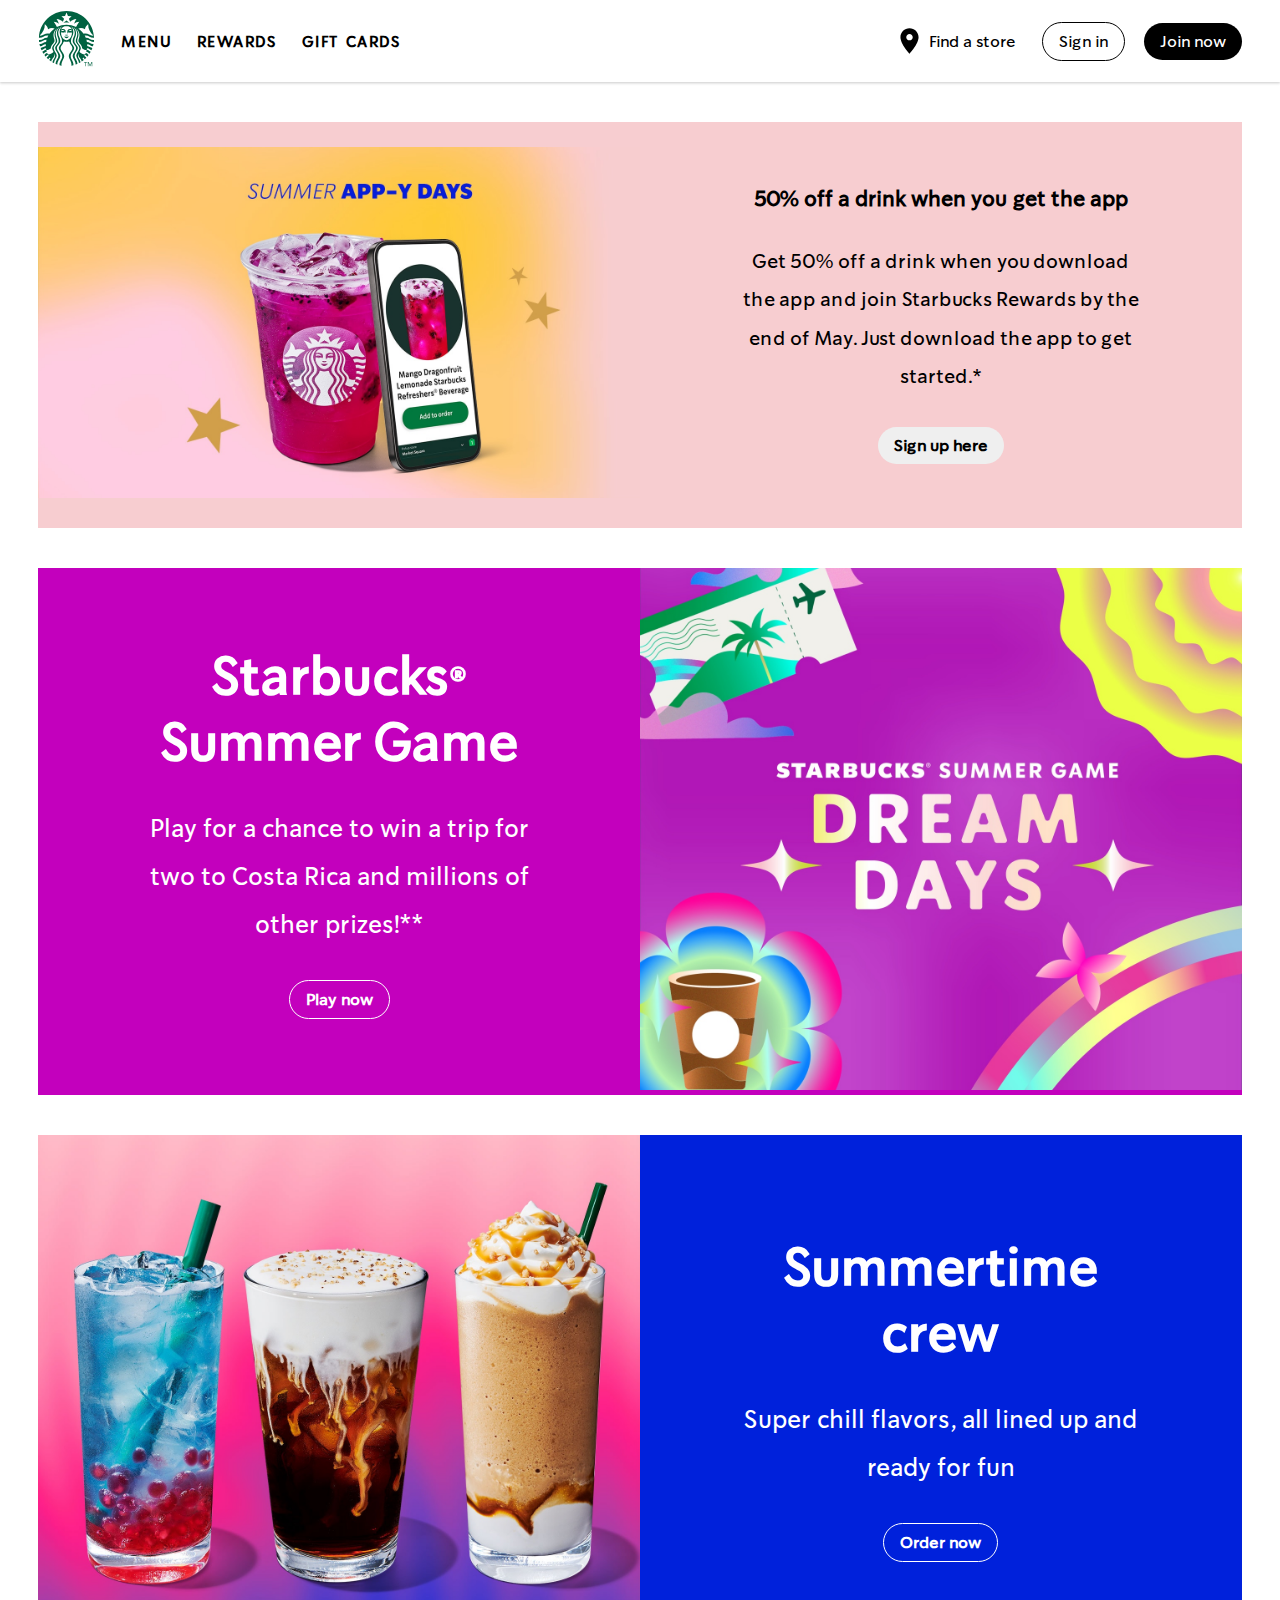
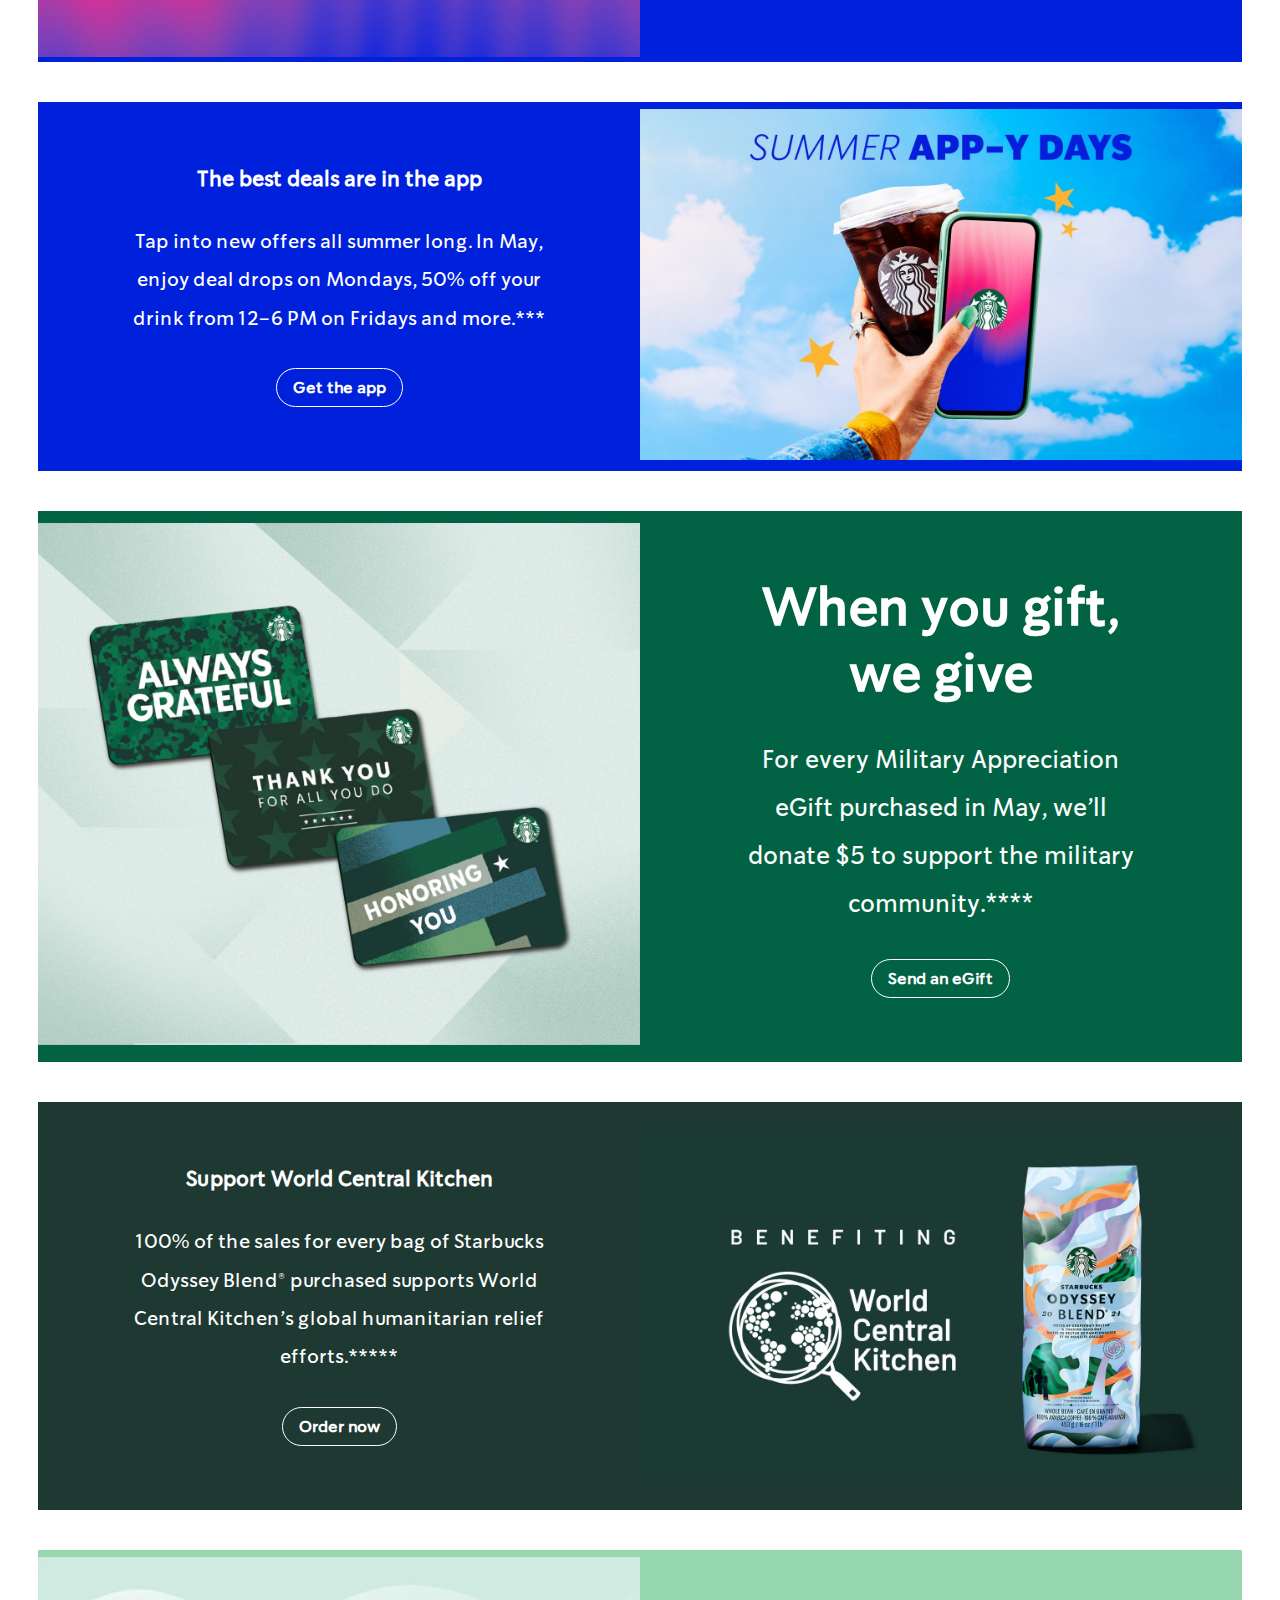
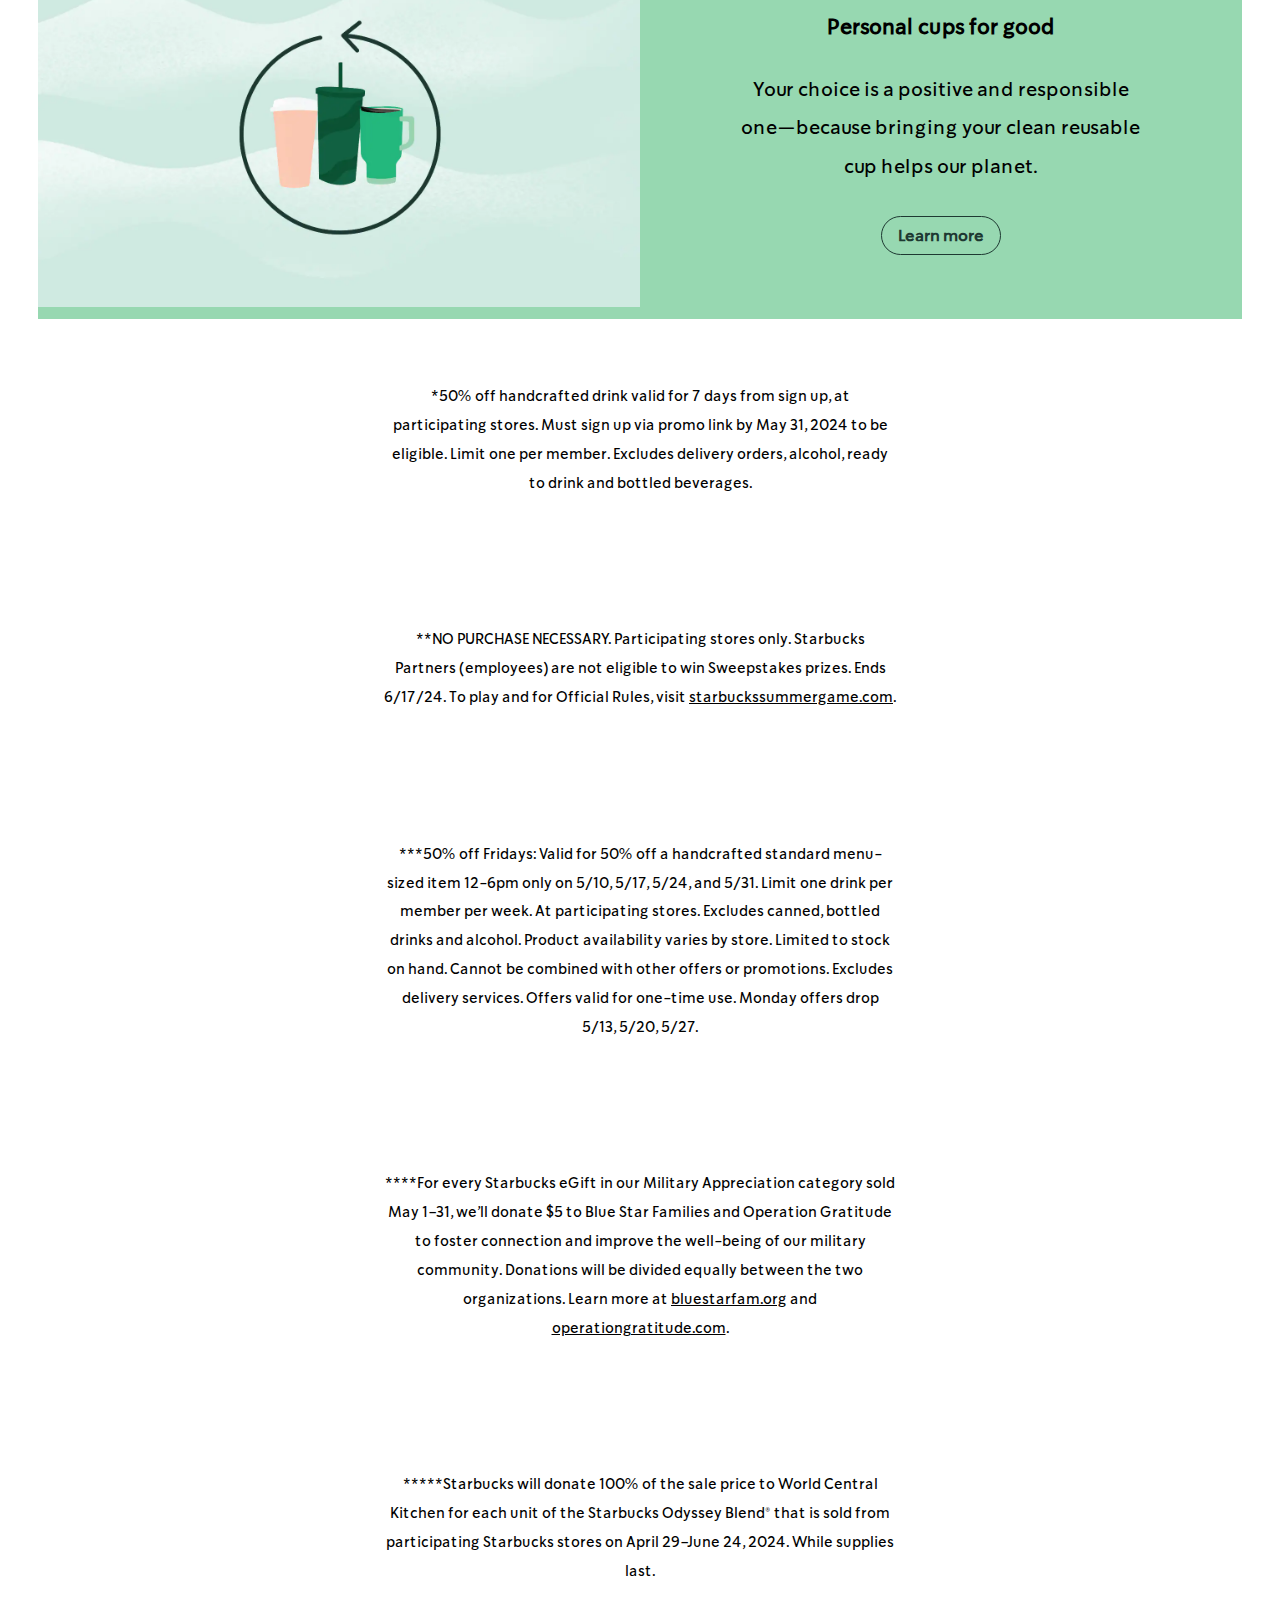
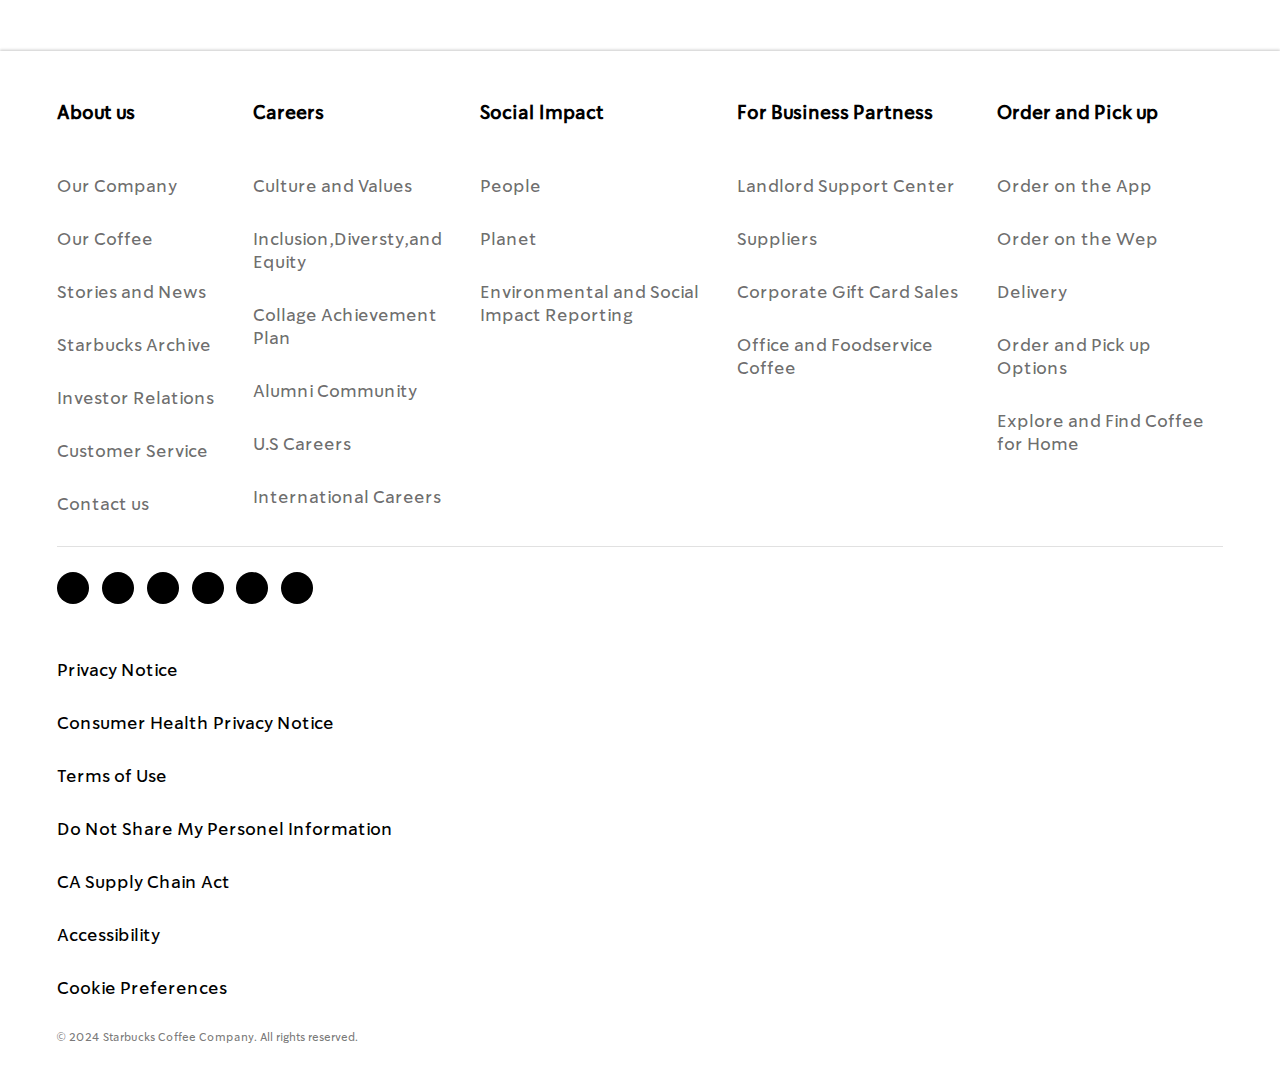
<file: index.htm>
<!DOCTYPE html>
<html lang="en">
    <head>
        <meta charset="UTF-8">
        <meta name="viewport" content="width=device-width, initial-scale=1.0">
        <title>Starbucks (fake) Coffee Company</title>
        <link rel="icon" type="image/x-icon" href="img/starbuck-favicon.png">
        <link rel="stylesheet" href="https://cdnjs.cloudflare.com/ajax/libs/font-awesome/6.5.2/css/all.min.css" integrity="sha512-SnH5WK+bZxgPHs44uWIX+LLJAJ9/2PkPKZ5QiAj6Ta86w+fsb2TkcmfRyVX3pBnMFcV7oQPJkl9QevSCWr3W6A==" crossorigin="anonymous" referrerpolicy="no-referrer" />
        <link rel="stylesheet" href="css/reset.css">
        <link rel="stylesheet" href="css/font.css">
        <link href="dist/hamburgers.css" rel="stylesheet">
        <link rel="stylesheet" href="css/style.css">
    </head>
    <body>
        <header>
            <nav>
                <div class="container">
                    <div class="nav-left">
                        <a href="index.htm"><svg aria-hidden="true" focusable="false" height="100%" viewBox="0 0 62 62" width="100%" xmlns="http://www.w3.org/2000/svg"><circle cx="31" cy="31" fill="#ffffff" r="30.002"></circle><path d="M34.017 13.969c-.263-.047-1.531-.26-3.017-.26s-2.754.212-3.017.26c-.151.027-.209-.121-.094-.207.104-.077 3.11-2.365 3.11-2.365l3.109 2.365c.117.086.06.234-.091.207zm-5.194 14.856s-.159.057-.201.197c.63.484 1.064 1.585 2.378 1.585s1.748-1.101 2.377-1.585c-.041-.141-.2-.197-.2-.197s-.823.194-2.177.194-2.177-.194-2.177-.194zm2.177-1.853c-.365 0-.445-.138-.694-.137-.237.001-.697.19-.797.363.007.088.039.167.103.237.532.08.772.376 1.389.376s.856-.296 1.389-.376c.062-.07.096-.148.103-.237-.099-.173-.56-.361-.798-.363-.25-.002-.331.137-.695.137zm29.956 5.673c-.038.717-.102 1.428-.19 2.131-3.396.562-4.61-2.464-8.089-2.312.208.738.377 1.49.507 2.258 2.869-.002 4.025 2.68 7.217 2.285-.168.82-.37 1.629-.603 2.426-2.524.248-3.413-2.26-6.334-2.191.024.416.037.836.037 1.26l-.012.701 5.672 2.164c-.297.807-.629 1.596-.991 2.369-1.705-.094-2.293-2.281-4.887-2.107-.078.561-.177 1.115-.295 1.662 2.253-.158 2.738 1.916 4.352 2.084-.411.75-.854 1.48-1.325 2.191-.956-.512-1.785-2.057-3.598-2.152.186-.574.349-1.156.487-1.748-1.608 0-3.447-.627-4.989-2.031.5-2.846-3.917-5.744-3.917-7.828 0-2.264 1.145-3.517 1.145-6.569 0-2.265-1.1-4.722-2.759-6.401-.321-.326-.65-.59-1.028-.827 1.524 1.886 2.694 4.122 2.694 6.712 0 2.874-1.337 4.391-1.337 7.044 0 2.652 3.88 4.947 3.88 7.682 0 1.076-.344 2.127-1.478 4.191 1.742 1.74 4.011 2.689 5.475 2.689.475 0 .73-.145.9-.518.146-.322.285-.648.416-.977 1.577.061 2.299 1.494 3.172 2.066-.479.643-.982 1.264-1.509 1.865-.585-.648-1.371-1.738-2.522-2.041-.206.4-.424.795-.653 1.182.991.27 1.669 1.27 2.194 1.928-.566.586-1.155 1.148-1.768 1.688-.383-.596-.979-1.352-1.647-1.76-.247.334-.504.66-.769.977.568.385 1.069 1.078 1.396 1.643-.708.568-1.44 1.107-2.198 1.611-.374-3.047-4.533-5.135-3.412-8.67-.368.623-.807 1.402-.807 2.34 0 2.559 2.726 4.59 2.943 7.133-.565.338-1.143.656-1.732.957-.098-2.795-2.984-5.854-2.984-8.148 0-2.561 3.354-5.133 3.354-8.156 0-3.025-3.87-5.119-3.87-7.775 0-2.654 1.646-4.181 1.646-7.583 0-2.492-1.184-5.014-3.013-6.625-.324-.286-.643-.513-1.026-.712 1.725 2.069 2.725 3.946 2.725 6.794 0 3.199-1.886 4.975-1.886 8.107 0 3.133 3.798 4.875 3.798 7.795s-3.535 5.381-3.535 8.381c0 2.729 3.116 5.453 3.162 8.691-.681.297-1.375.568-2.081.814.396-3.271-3.111-6.645-3.111-9.314 0-2.918 3.667-5.426 3.667-8.572 0-3.148-3.728-4.611-3.728-7.842 0-3.229 2.287-5.017 2.287-8.585 0-2.781-1.373-5.282-3.379-6.832l-.127-.096c-.189-.14-.345.029-.211.195 1.42 1.773 2.179 3.566 2.179 6.221 0 3.264-2.627 5.916-2.627 9.078 0 3.732 3.528 4.799 3.528 7.861 0 3.061-3.783 5.51-3.783 8.76 0 3.014 3.58 6.359 2.966 9.838-.718.186-1.446.348-2.185.48.672-4.332-2.84-7.443-2.84-10.277 0-3.068 3.918-5.803 3.918-8.801 0-2.828-2.812-3.752-3.182-6.645-.051-.395-.368-.688-.805-.615-.571.104-1.303.48-2.453.48s-1.882-.377-2.454-.48c-.436-.072-.753.221-.804.615-.369 2.893-3.183 3.816-3.183 6.645 0 2.998 3.919 5.732 3.919 8.801 0 2.834-3.512 5.945-2.841 10.277-.738-.133-1.467-.295-2.185-.48-.614-3.479 2.967-6.824 2.967-9.838 0-3.25-3.784-5.699-3.784-8.76 0-3.062 3.529-4.129 3.529-7.861 0-3.162-2.628-5.813-2.628-9.078 0-2.654.759-4.447 2.18-6.221.133-.166-.022-.335-.212-.195l-.126.096c-2.004 1.546-3.376 4.047-3.376 6.828 0 3.568 2.287 5.356 2.287 8.585 0 3.23-3.728 4.693-3.728 7.842 0 3.146 3.667 5.654 3.667 8.572 0 2.67-3.507 6.043-3.11 9.314-.707-.246-1.401-.518-2.082-.814.047-3.238 3.161-5.963 3.161-8.691 0-3-3.533-5.461-3.533-8.381s3.796-4.662 3.796-7.795c0-3.132-1.885-4.908-1.885-8.107 0-2.848.999-4.725 2.724-6.794-.384.199-.702.426-1.025.712-1.829 1.611-3.012 4.133-3.012 6.625 0 3.402 1.646 4.929 1.646 7.583 0 2.656-3.87 4.75-3.87 7.775 0 3.023 3.354 5.596 3.354 8.156 0 2.295-2.888 5.354-2.985 8.148-.589-.301-1.167-.619-1.732-.957.218-2.543 2.943-4.574 2.943-7.133 0-.938-.438-1.717-.807-2.34 1.121 3.535-3.038 5.623-3.412 8.67-.758-.504-1.491-1.043-2.198-1.611.326-.564.827-1.258 1.396-1.643-.266-.316-.522-.643-.769-.977-.669.408-1.266 1.164-1.648 1.76-.611-.539-1.201-1.102-1.767-1.688.525-.658 1.203-1.658 2.194-1.928-.229-.387-.447-.781-.653-1.182-1.151.303-1.938 1.393-2.522 2.041-.527-.602-1.031-1.223-1.509-1.865.873-.572 1.595-2.006 3.171-2.066.132.328.271.654.417.977.17.373.426.518.9.518 1.464 0 3.732-.949 5.475-2.689-1.134-2.064-1.478-3.115-1.478-4.191 0-2.734 3.88-5.029 3.88-7.682 0-2.653-1.337-4.17-1.337-7.044 0-2.59 1.17-4.826 2.694-6.712-.378.237-.707.501-1.028.827-1.659 1.68-2.759 4.136-2.759 6.401 0 3.052 1.146 4.305 1.146 6.569 0 2.084-4.418 4.982-3.918 7.828-1.542 1.404-3.381 2.031-4.99 2.031.14.592.303 1.174.487 1.748-1.812.096-2.641 1.641-3.598 2.152-.472-.711-.914-1.441-1.325-2.191 1.613-.168 2.099-2.242 4.353-2.084-.118-.547-.218-1.102-.296-1.662-2.594-.174-3.182 2.014-4.887 2.107-.362-.773-.694-1.562-.991-2.369l5.673-2.164-.012-.701c0-.424.013-.844.036-1.26-2.921-.068-3.81 2.439-6.334 2.191-.232-.797-.435-1.605-.602-2.426 3.19.395 4.347-2.287 7.217-2.285.13-.768.299-1.52.506-2.258-3.479-.151-4.693 2.875-8.088 2.312-.089-.703-.152-1.414-.19-2.131 3.947.441 5.427-2.804 9.021-2.407.339-.859.733-1.69 1.177-2.49-4.506-.792-6.036 2.976-10.23 2.397.453-16.171 13.706-29.143 29.989-29.143s29.536 12.972 29.989 29.147c-4.195.579-5.725-3.188-10.23-2.397.443.8.837 1.631 1.177 2.49 3.592-.398 5.072 2.848 9.02 2.407zm-42.852-12.583c-2.209-.903-4.883-.695-7.167.772-.354-2.125-1.507-4.013-3.149-5.152-.227-.157-.463-.008-.442.255.347 4.49-2.278 8.389-5.506 11.816 3.327 1 6.159-3.284 10.474-1.789 1.548-2.305 3.514-4.308 5.79-5.902zm12.896-2.716c-2.785 0-5.118 1.575-5.729 3.61-.047.156.017.257.197.176.501-.225 1.071-.333 1.69-.333 1.136 0 2.137.417 2.729 1.143.262.864.284 2.115-.012 2.829-.468-.105-.636-.467-1.093-.467s-.811.321-1.586.321c-.774 0-.865-.366-1.374-.366-.599 0-.709.617-.709 1.313 0 3.103 2.852 7.373 5.886 7.373 3.033 0 5.885-4.27 5.885-7.373 0-.696-.143-1.292-.769-1.373-.312.225-.599.426-1.313.426-.775 0-.989-.321-1.445-.321-.551 0-.496 1.162-1.15 1.227-.436-1.048-.457-2.392-.095-3.589.593-.726 1.593-1.143 2.729-1.143.619 0 1.193.109 1.689.333.181.081.244-.021.197-.176-.61-2.035-2.942-3.61-5.727-3.61zm4.434 4.452c-.668 0-1.451.205-1.943.753-.051.149-.051.371.021.519 1.211-.415 2.279-.431 2.795.146.275-.25.363-.475.363-.736 0-.403-.41-.682-1.236-.682zm-9.741 1.418c.584-.585 1.815-.56 3.094-.088.056-.636-1.083-1.331-2.221-1.331-.827 0-1.236.279-1.236.683 0 .261.088.487.363.736zm19.194-10.504c-2.199.157-4.109.912-5.654 2.17.656-1.86 1.489-3.487 2.545-5.064-2.8.297-5.141 1.321-6.849 3.071l-1.337-3.505 2.968-2.621-3.974-.281-1.586-3.696-1.587 3.696-3.974.281 2.968 2.621-1.336 3.505c-1.709-1.75-4.05-2.774-6.848-3.071 1.054 1.578 1.887 3.205 2.543 5.064-1.544-1.259-3.454-2.014-5.653-2.17 1.319 1.696 2.488 3.504 3.354 5.448.098.219.308.291.535.178 3.012-1.497 6.406-2.339 9.997-2.339s6.984.843 9.998 2.339c.227.113.437.041.534-.178.867-1.944 2.036-3.752 3.356-5.448zm4.801 13.254c4.313-1.495 7.146 2.788 10.473 1.789-3.228-3.427-5.852-7.326-5.505-11.816.021-.263-.216-.413-.442-.255-1.643 1.139-2.796 3.027-3.149 5.152-2.285-1.467-4.958-1.676-7.167-.772 2.273 1.592 4.24 3.595 5.79 5.902z" fill="#006241"></path><g fill="#006241"><path d="M53.595 57.01h-1.526v4.105h-.547v-4.105h-1.522v-.51h3.595v.51zM54.236 56.5h.811l1.57 3.618h.011l1.574-3.618h.798v4.615h-.551v-3.869h-.012l-1.653 3.869h-.333l-1.659-3.869h-.011v3.869h-.545v-4.615z"></path></g></svg></a>
                        <ul>
                            <li><a href="pages/menu.htm">Menu</a></li>
                            <li><a href="pages/rewards.htm">rewards</a></li>
                            <li><a href="pages/giftcards.htm">gift cards</a></li>
                        </ul>
                    </div>
                    <div class="nav-right">
                        <div class="bars" onclick="openBurger()">
                            <div class="hamburger hamburger--spin" tabindex="0"
                                aria-label="Menu" role="button" aria-controls="navigation">
                                <div class="hamburger-box">
                                    <div class="hamburger-inner"></div>
                                </div>
                            </div>
                        </div>
                        <a href="#"><svg aria-hidden="true" class="valign-middle pr2" focusable="false" preserveAspectRatio="xMidYMid meet" style="width:32px;height:32px;overflow:visible;fill:currentColor" viewBox="0 0 24 24"><path d="M12,11.475 C10.5214286,11.475 9.32142857,10.299 9.32142857,8.85 C9.32142857,7.401 10.5214286,6.225 12,6.225 C13.4785714,6.225 14.6785714,7.401 14.6785714,8.85 C14.6785714,10.299 13.4785714,11.475 12,11.475 M12,1.5 C7.85357143,1.5 4.5,4.7865 4.5,8.85 C4.5,14.3625 12,22.5 12,22.5 C12,22.5 19.5,14.3625 19.5,8.85 C19.5,4.7865 16.1464286,1.5 12,1.5"></path></svg>Find a store</a>
                        <div class="nav-btns">
                            <button>Sign in</button>
                            <button>Join now</button>
                        </div>
                    </div>
                </div>
            </nav>
            <div class="burgermenu">
                <div class="nav-left">
                    <ul>
                        <li><a href="pages/menu.htm">Menu</a></li>
                        <li><a href="pages/rewards.htm">rewards</a></li>
                        <li><a href="pages/giftcards.htm">gift cards</a></li>
                    </ul> <hr>
                </div>
                <div class="nav-right">
                    <div class="nav-btns">
                        <button>Sign in</button>
                        <button>Join now</button>
                    </div>
                    <a href="#"><svg aria-hidden="true" class="valign-middle pr2" focusable="false" preserveAspectRatio="xMidYMid meet" style="width:32px;height:32px;overflow:visible;fill:currentColor" viewBox="0 0 24 24"><path d="M12,11.475 C10.5214286,11.475 9.32142857,10.299 9.32142857,8.85 C9.32142857,7.401 10.5214286,6.225 12,6.225 C13.4785714,6.225 14.6785714,7.401 14.6785714,8.85 C14.6785714,10.299 13.4785714,11.475 12,11.475 M12,1.5 C7.85357143,1.5 4.5,4.7865 4.5,8.85 C4.5,14.3625 12,22.5 12,22.5 C12,22.5 19.5,14.3625 19.5,8.85 C19.5,4.7865 16.1464286,1.5 12,1.5"></path></svg>Find a store</a>
                </div>
            </div>
        </header>
        <main>
            <div class="main-cards containerdesk">
                <div class="card" style="background-color: #f7cdd0;">
                    <div class="card-img">
                        <img src="img/home1.jpg" alt="">
                    </div>
                    <div class="card-text">
                        <div class="card-sum">
                            <h2>50% off a drink when you get the app</h2>
                            <p>Get 50% off a drink when you download the app and join Starbucks Rewards by the end of May. Just download the app to get started.*</p>
                            <button>Sign up here</button>
                        </div>
                    </div>
                </div>
                <div class="card txtwhite reverse" style="background-color: #c300bd;">
                    <div class="card-img">
                        <img src="img/home2.jpeg" alt="">
                    </div>
                    <div class="card-text">
                        <div class="card-sum">
                            <h1>Starbucks® <br> Summer Game</h1>
                            <p class="fs15">Play for a chance to win a trip for two to Costa Rica and millions of other prizes!**</p>
                            <button class="noborder">Play now</button>
                        </div>
                    </div>
                </div>
                <div class="card txtwhite" style="background-color: #0021db;">
                    <div class="card-img">
                        <img src="img/home3.jpg" alt="">
                    </div>
                    <div class="card-text">
                        <div class="card-sum">
                            <h1>Summertime <br> crew</h1>
                            <p class="fs15">Super chill flavors, all lined up and ready for fun</p>
                            <button class="noborder">Order now</button>
                        </div>
                    </div>
                </div>
                <div class="card txtwhite reverse" style="background-color: #0021db;">
                    <div class="card-img">
                        <img src="img/home4.jpg" alt="">
                    </div>
                    <div class="card-text">
                        <div class="card-sum">
                            <h2>The best deals are in the app</h2>
                            <p>Tap into new offers all summer long. In May, enjoy deal drops on Mondays, 50% off your drink from 12–6 PM on Fridays and more.***                            </p>
                            <button class="noborder">Get the app</button>
                        </div>
                    </div>
                </div>
                <div class="card txtwhite" style="background-color: #016343;">
                    <div class="card-img">
                        <img src="img/home5.jpg" alt="">
                    </div>
                    <div class="card-text">
                        <div class="card-sum">
                            <h1>When you gift, <br> we give</h1>
                            <p class="fs15">For every Military Appreciation eGift purchased in May, we’ll donate $5 to support the military community.****</p>
                            <button class="noborder">Send an eGift</button>
                        </div>
                    </div>
                </div>
                <div class="card txtwhite reverse" style="background-color: #1e3932">
                    <div class="card-img">
                        <img src="img/home6.webp" alt="">
                    </div>
                    <div class="card-text">
                        <div class="card-sum">
                            <h2>Support World Central Kitchen</h2>
                            <p>100% of the sales for every bag of Starbucks Odyssey Blend® purchased supports World Central Kitchen’s global humanitarian relief efforts.*****</p>
                            <button class="noborder">Order now</button>
                        </div>
                    </div>
                </div>
                <div class="card txtblack" style="background-color: #97d8b1">
                    <div class="card-img">
                        <img src="img/home7.webp" alt="">
                    </div>
                    <div class="card-text">
                        <div class="card-sum">
                            <h2>Personal cups for good</h2>
                            <p>Your choice is a positive and responsible one—because bringing your clean reusable cup helps our planet.</p>
                            <button class="noborder lm">Learn more</button>
                        </div>
                    </div>
                </div>
            </div>
            <div class="articles">
                <p>*50% off handcrafted drink valid for 7 days from sign up, at participating stores. Must sign up via promo link by May 31, 2024 to be eligible. Limit one per member. Excludes delivery orders, alcohol, ready to drink and bottled beverages.</p>
                <p>**NO PURCHASE NECESSARY. Participating stores only. Starbucks Partners (employees) are not eligible to win Sweepstakes prizes. Ends 6/17/24. To play and for Official Rules, visit <a href="starbuckssummergame.com"> starbuckssummergame.com</a>.</p>
                <p>***50% off Fridays: Valid for 50% off a handcrafted standard menu-sized item 12-6pm only on 5/10, 5/17, 5/24, and 5/31. Limit one drink per member per week. At participating stores. Excludes canned, bottled drinks and alcohol. Product availability varies by store. Limited to stock on hand. Cannot be combined with other offers or promotions. Excludes delivery services. Offers valid for one-time use.​ Monday offers drop 5/13, 5/20, 5/27.</p>
                <p>****For every Starbucks eGift in our Military Appreciation category sold May 1–31, we’ll donate $5 to Blue Star Families and Operation Gratitude to foster connection and improve the well-being of our military community. Donations will be divided equally between the two organizations. Learn more at <a href="bluestarfam.org"> bluestarfam.org</a>  and <a href="operationgratitude.com"> operationgratitude.com</a>.</p>
                <p>*****Starbucks will donate 100% of the sale price to World Central Kitchen for each unit of the Starbucks Odyssey Blend® that is sold from participating Starbucks stores on April 29–June 24, 2024. While supplies last.</p>
            </div>
        </main>
        <footer>
            <div class="accardions wrapper">
                <button class="accordion">About us</button>
                <div class="panel">
                    <ul>
                        <li><a href="">Our Company</a></li>
                        <li><a href="">Our Coffee</a></li>
                        <li><a href="">Stories and News</a></li>
                        <li><a href="">Starbucks Archive</a></li>
                        <li><a href="">Investor Relations</a></li>
                        <li><a href="">Customer Service</a></li>
                        <li><a href="">Contact us</a></li>
                    </ul>
                </div>
                <button class="accordion">Careers</button>
                <div class="panel">
                    <ul>
                        <li><a href="">Culture and Values</a></li>
                        <li><a href="">Inclusion,Diversty,and Equity</a></li>
                        <li><a href="">Collage Achievement Plan</a></li>
                        <li><a href="">Alumni Community</a></li>
                        <li><a href="">U.S Careers</a></li>
                        <li><a href="">International Careers</a></li>
                    </ul>
                </div>
                <button class="accordion">Social Impact</button>
                <div class="panel">
                    <ul>
                        <li><a href="">People</a></li>
                        <li><a href="">Planet</a></li>
                        <li><a href="">Environmental and Social Impact Reporting</a></li>
                    </ul>
                </div>
                <button class="accordion">For Business Partness</button>
                <div class="panel">
                    <ul>
                        <li><a href="">Landlord Support Center</a></li>
                        <li><a href="">Suppliers</a></li>
                        <li><a href="">Corporate Gift Card Sales</a></li>
                        <li><a href="">Office and Foodservice Coffee</a></li>
                    </ul>
                </div>
                <button class="accordion">Order and Pick up</button>
                <div class="panel">
                    <ul>
                        <li><a href="">Order on the App</a></li>
                        <li><a href="">Order on the Wep</a></li>
                        <li><a href="">Delivery</a></li>
                        <li><a href="">Order and Pick up Options</a></li>
                        <li><a href="">Explore and Find Coffee for Home</a></li>
                    </ul>
                </div>
            </div>
            <div class="footer-top container">
                <ul>
                    <li><h3>About us</h3></li>
                    <li><a href="">Our Company</a></li>
                    <li><a href="">Our Coffee</a></li>
                    <li><a href="">Stories and News</a></li>
                    <li><a href="">Starbucks Archive</a></li>
                    <li><a href="">Investor Relations</a></li>
                    <li><a href="">Customer Service</a></li>
                    <li><a href="">Contact us</a></li>
                </ul>
                <ul>
                    <li><h3>Careers</h3></li>
                    <li><a href="">Culture and Values</a></li>
                    <li><a href="">Inclusion,Diversty,and <br> Equity</a></li>
                    <li><a href="">Collage Achievement <br> Plan</a></li>
                    <li><a href="">Alumni Community</a></li>
                    <li><a href="">U.S Careers</a></li>
                    <li><a href="">International Careers</a></li>
                </ul>
                <ul>
                    <li><h3>Social Impact</h3></li>
                    <li><a href="">People</a></li>
                    <li><a href="">Planet</a></li>
                    <li><a href="">Environmental and Social <br> Impact Reporting</a></li>
                </ul>
                <ul>
                    <li><h3>For Business Partness</h3></li>
                    <li><a href="">Landlord Support Center</a></li>
                    <li><a href="">Suppliers</a></li>
                    <li><a href="">Corporate Gift Card Sales</a></li>
                    <li><a href="">Office and Foodservice <br> Coffee</a></li>
                </ul>
                <ul>
                    <li><h3>Order and Pick up</h3></li>
                    <li><a href="">Order on the App</a></li>
                    <li><a href="">Order on the Wep</a></li>
                    <li><a href="">Delivery</a></li>
                    <li><a href="">Order and Pick up <br> Options</a></li>
                    <li><a href="">Explore and Find Coffee <br> for Home</a></li>
                </ul>
            </div>
            <div class="footer-bottom container">
                <div class="icons">
                    <a href class="fa-brands fa-spotify"></a>
                    <a href class="fa-brands fa-facebook-f"></a>
                    <a href class="fa-brands fa-pinterest-p"></a>
                    <a href class="fa-brands fa-instagram"></a>
                    <a href class="fa-brands fa-youtube"></a>
                    <a href class="fa-brands fa-twitter"></a>
                </div>
                <ul>
                    <li><a href="">Privacy Notice</a></li>
                    <li><a href="">Consumer Health Privacy Notice</a></li>
                    <li><a href="">Terms of Use</a></li>
                    <li><a href="">Do Not Share My Personel Information</a></li>
                    <li><a href="">CA Supply Chain Act</a></li>
                    <li><a href="">Accessibility</a></li>
                    <li><a href="">Cookie Preferences</a></li>
                </ul>
                <p>© 2024 Starbucks Coffee Company. All rights reserved.</p>
            </div>
        </footer>
        <script src="script.js"></script>
    </body>
</html>
</file>
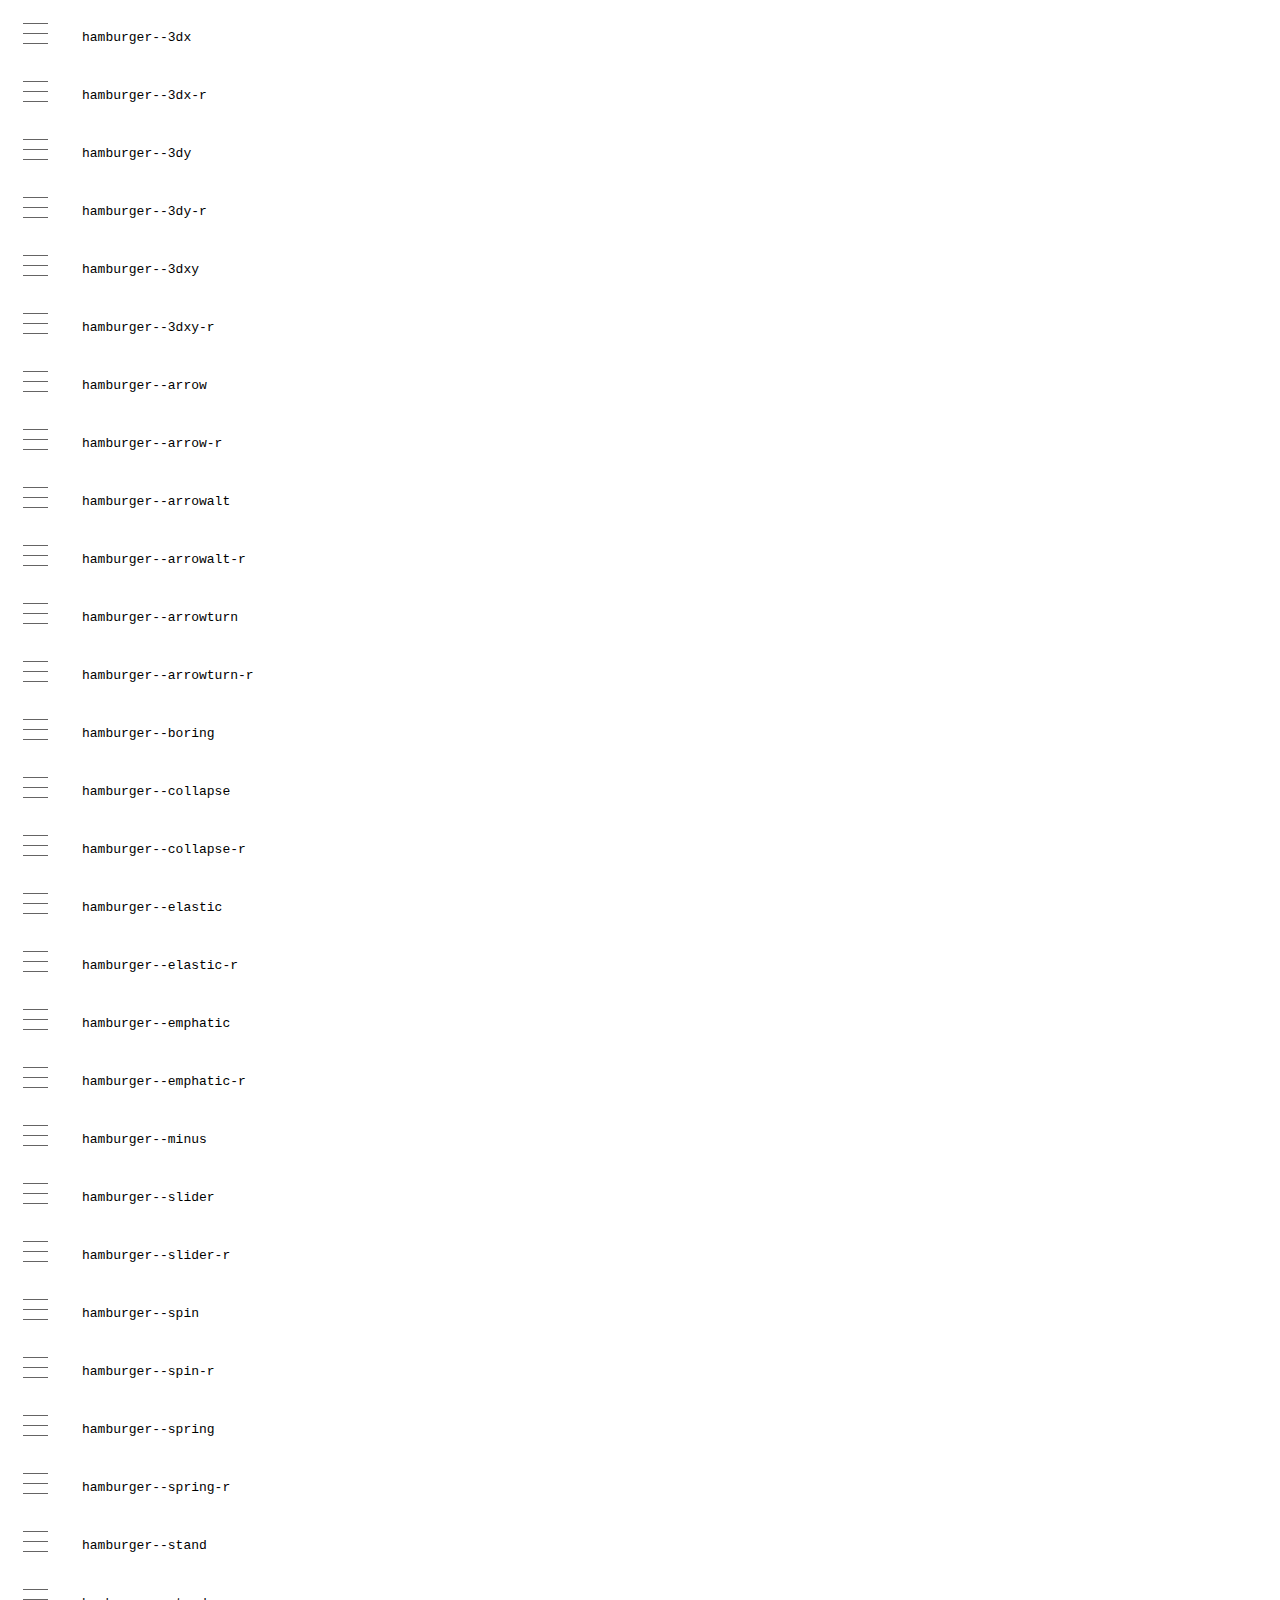
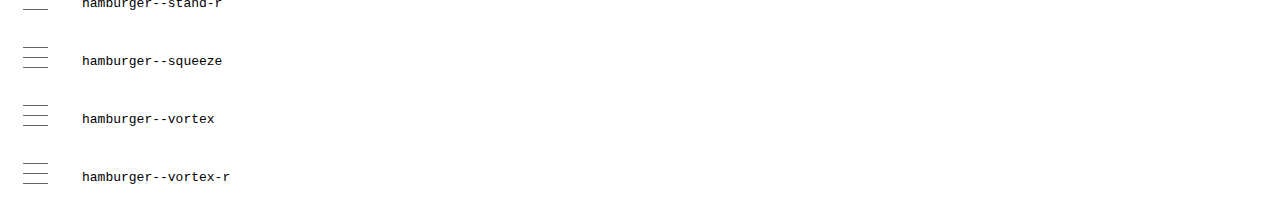
<file: dist/example.html>
<!DOCTYPE html>
<html lang="en">
<head>
  <meta charset="UTF-8">
  <title>Hamburgers by Jonathan Suh</title>
  <link rel="stylesheet" href="hamburgers.css">
  <style>
    code {
      display: inline-block;
    }

    code,
    .hamburger {
      vertical-align: middle;
    }
  </style>
</head>
<body>
  <div class="hamburger hamburger--3dx">
    <div class="hamburger-box">
      <div class="hamburger-inner"></div>
    </div>
  </div>
  <code>hamburger--3dx</code>

  <br>

  <div class="hamburger hamburger--3dx-r">
    <div class="hamburger-box">
      <div class="hamburger-inner"></div>
    </div>
  </div>
  <code>hamburger--3dx-r</code>

  <br>

  <div class="hamburger hamburger--3dy">
    <div class="hamburger-box">
      <div class="hamburger-inner"></div>
    </div>
  </div>
  <code>hamburger--3dy</code>

  <br>

  <div class="hamburger hamburger--3dy-r">
    <div class="hamburger-box">
      <div class="hamburger-inner"></div>
    </div>
  </div>
  <code>hamburger--3dy-r</code>

  <br>

  <div class="hamburger hamburger--3dxy">
    <div class="hamburger-box">
      <div class="hamburger-inner"></div>
    </div>
  </div>
  <code>hamburger--3dxy</code>

  <br>

  <div class="hamburger hamburger--3dxy-r">
    <div class="hamburger-box">
      <div class="hamburger-inner"></div>
    </div>
  </div>
  <code>hamburger--3dxy-r</code>

  <br>

  <div class="hamburger hamburger--arrow">
    <div class="hamburger-box">
      <div class="hamburger-inner"></div>
    </div>
  </div>
  <code>hamburger--arrow</code>

  <br>

  <div class="hamburger hamburger--arrow-r">
    <div class="hamburger-box">
      <div class="hamburger-inner"></div>
    </div>
  </div>
  <code>hamburger--arrow-r</code>

  <br>

  <div class="hamburger hamburger--arrowalt">
    <div class="hamburger-box">
      <div class="hamburger-inner"></div>
    </div>
  </div>
  <code>hamburger--arrowalt</code>

  <br>

  <div class="hamburger hamburger--arrowalt-r">
    <div class="hamburger-box">
      <div class="hamburger-inner"></div>
    </div>
  </div>
  <code>hamburger--arrowalt-r</code>

  <br>

  <div class="hamburger hamburger--arrowturn">
    <div class="hamburger-box">
      <div class="hamburger-inner"></div>
    </div>
  </div>
  <code>hamburger--arrowturn</code>

  <br>

  <div class="hamburger hamburger--arrowturn-r">
    <div class="hamburger-box">
      <div class="hamburger-inner"></div>
    </div>
  </div>
  <code>hamburger--arrowturn-r</code>

  <br>

  <div class="hamburger hamburger--boring">
    <div class="hamburger-box">
      <div class="hamburger-inner"></div>
    </div>
  </div>
  <code>hamburger--boring</code>

  <br>

  <div class="hamburger hamburger--collapse">
    <div class="hamburger-box">
      <div class="hamburger-inner"></div>
    </div>
  </div>
  <code>hamburger--collapse</code>

  <br>

  <div class="hamburger hamburger--collapse-r">
    <div class="hamburger-box">
      <div class="hamburger-inner"></div>
    </div>
  </div>
  <code>hamburger--collapse-r</code>

  <br>

  <div class="hamburger hamburger--elastic">
    <div class="hamburger-box">
      <div class="hamburger-inner"></div>
    </div>
  </div>
  <code>hamburger--elastic</code>

  <br>

  <div class="hamburger hamburger--elastic-r">
    <div class="hamburger-box">
      <div class="hamburger-inner"></div>
    </div>
  </div>
  <code>hamburger--elastic-r</code>

  <br>

  <div class="hamburger hamburger--emphatic">
    <div class="hamburger-box">
      <div class="hamburger-inner"></div>
    </div>
  </div>
  <code>hamburger--emphatic</code>

  <br>

  <div class="hamburger hamburger--emphatic-r">
    <div class="hamburger-box">
      <div class="hamburger-inner"></div>
    </div>
  </div>
  <code>hamburger--emphatic-r</code>

  <br>

  <div class="hamburger hamburger--minus">
    <div class="hamburger-box">
      <div class="hamburger-inner"></div>
    </div>
  </div>
  <code>hamburger--minus</code>

  <br>

  <div class="hamburger hamburger--slider">
    <div class="hamburger-box">
      <div class="hamburger-inner"></div>
    </div>
  </div>
  <code>hamburger--slider</code>

  <br>

  <div class="hamburger hamburger--slider-r">
    <div class="hamburger-box">
      <div class="hamburger-inner"></div>
    </div>
  </div>
  <code>hamburger--slider-r</code>

  <br>

  <div class="hamburger hamburger--spin">
    <div class="hamburger-box">
      <div class="hamburger-inner"></div>
    </div>
  </div>
  <code>hamburger--spin</code>

  <br>

  <div class="hamburger hamburger--spin-r">
    <div class="hamburger-box">
      <div class="hamburger-inner"></div>
    </div>
  </div>
  <code>hamburger--spin-r</code>

  <br>

  <div class="hamburger hamburger--spring">
    <div class="hamburger-box">
      <div class="hamburger-inner"></div>
    </div>
  </div>
  <code>hamburger--spring</code>

  <br>

  <div class="hamburger hamburger--spring-r">
    <div class="hamburger-box">
      <div class="hamburger-inner"></div>
    </div>
  </div>
  <code>hamburger--spring-r</code>

  <br>

  <div class="hamburger hamburger--stand">
    <div class="hamburger-box">
      <div class="hamburger-inner"></div>
    </div>
  </div>
  <code>hamburger--stand</code>

  <br>

  <div class="hamburger hamburger--stand-r">
    <div class="hamburger-box">
      <div class="hamburger-inner"></div>
    </div>
  </div>
  <code>hamburger--stand-r</code>

  <br>

  <div class="hamburger hamburger--squeeze">
    <div class="hamburger-box">
      <div class="hamburger-inner"></div>
    </div>
  </div>
  <code>hamburger--squeeze</code>

  <br>

  <div class="hamburger hamburger--vortex">
    <div class="hamburger-box">
      <div class="hamburger-inner"></div>
    </div>
  </div>
  <code>hamburger--vortex</code>

  <br>

  <div class="hamburger hamburger--vortex-r">
    <div class="hamburger-box">
      <div class="hamburger-inner"></div>
    </div>
  </div>
  <code>hamburger--vortex-r</code>

  <script>
  /**
   * forEach implementation for Objects/NodeLists/Arrays, automatic type loops and context options
   *
   * @private
   * @author Todd Motto
   * @link https://github.com/toddmotto/foreach
   * @param {Array|Object|NodeList} collection - Collection of items to iterate, could be an Array, Object or NodeList
   * @callback requestCallback      callback   - Callback function for each iteration.
   * @param {Array|Object|NodeList} scope=null - Object/NodeList/Array that forEach is iterating over, to use as the this value when executing callback.
   * @returns {}
   */
    var forEach=function(t,o,r){if("[object Object]"===Object.prototype.toString.call(t))for(var c in t)Object.prototype.hasOwnProperty.call(t,c)&&o.call(r,t[c],c,t);else for(var e=0,l=t.length;l>e;e++)o.call(r,t[e],e,t)};

    var hamburgers = document.querySelectorAll(".hamburger");
    if (hamburgers.length > 0) {
      forEach(hamburgers, function(hamburger) {
        hamburger.addEventListener("click", function() {
          this.classList.toggle("is-active");
        }, false);
      });
    }
  </script>
</body>
</html>
</file>
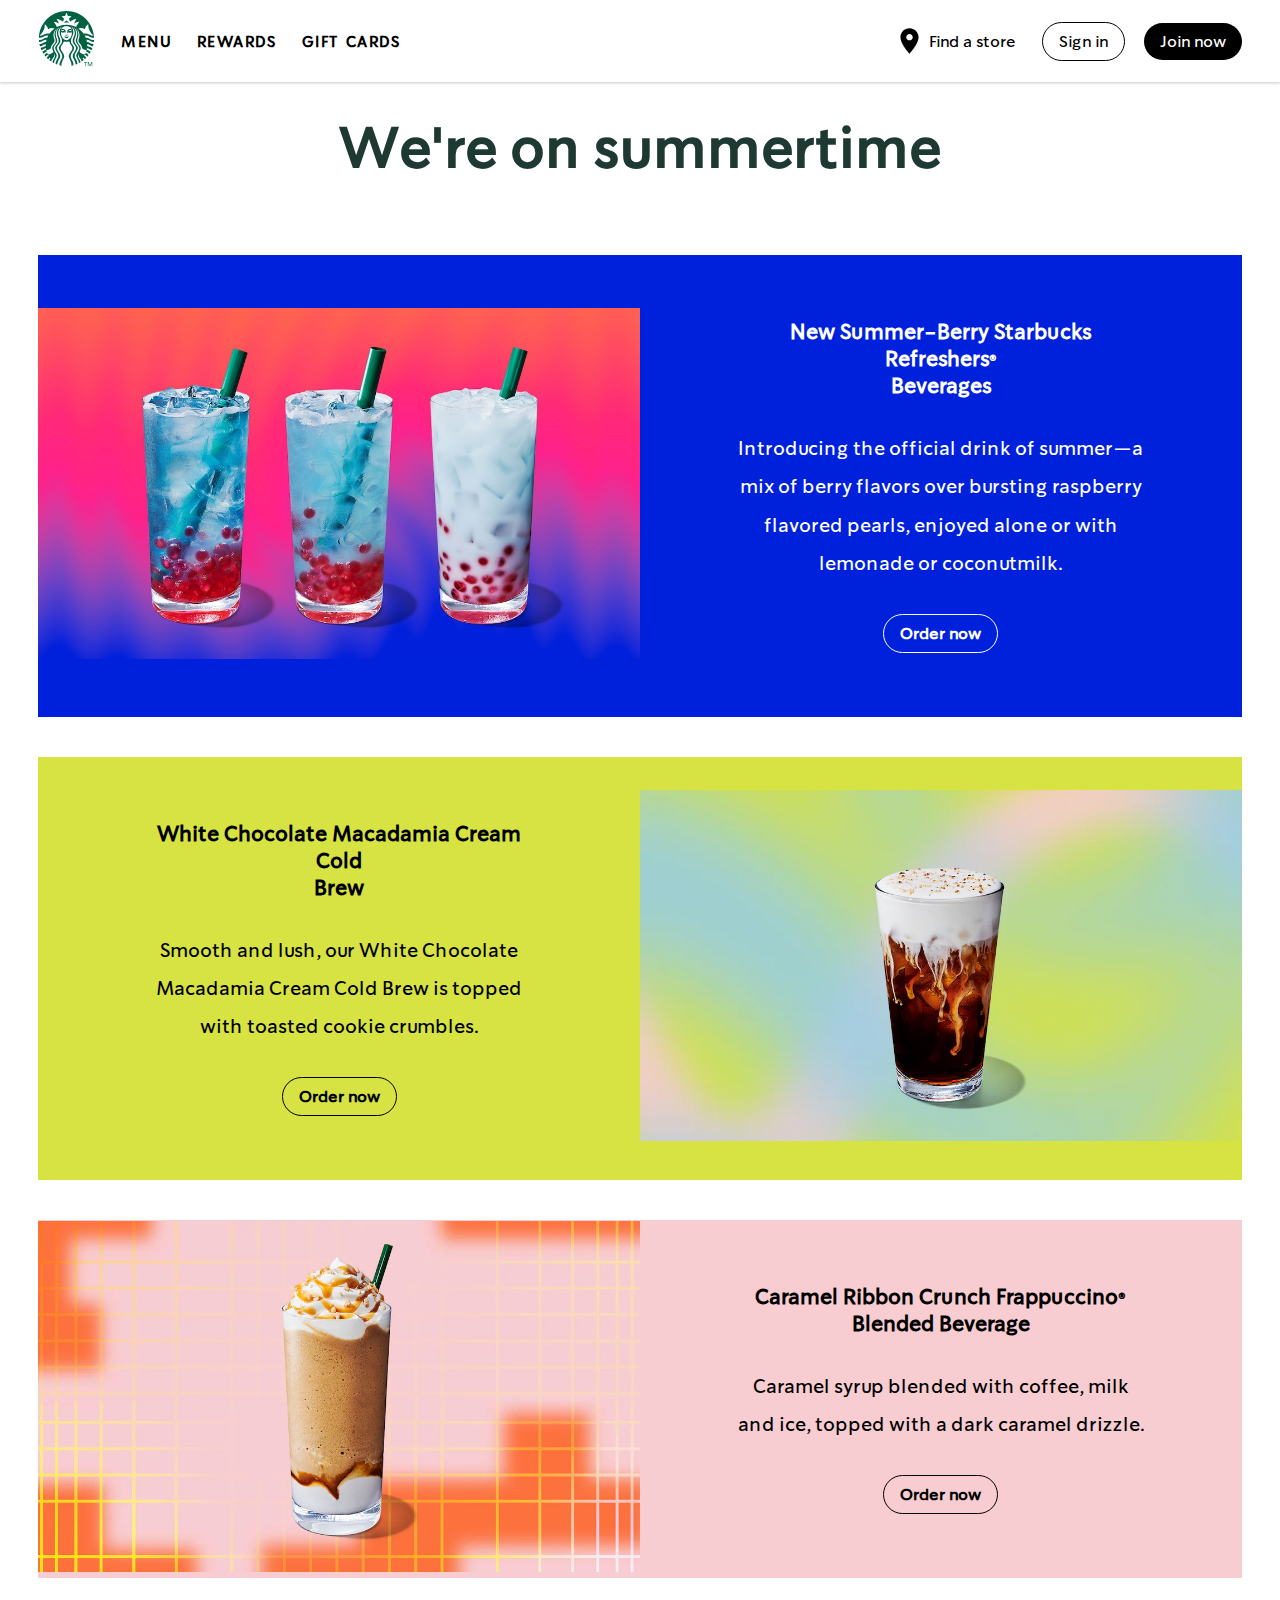
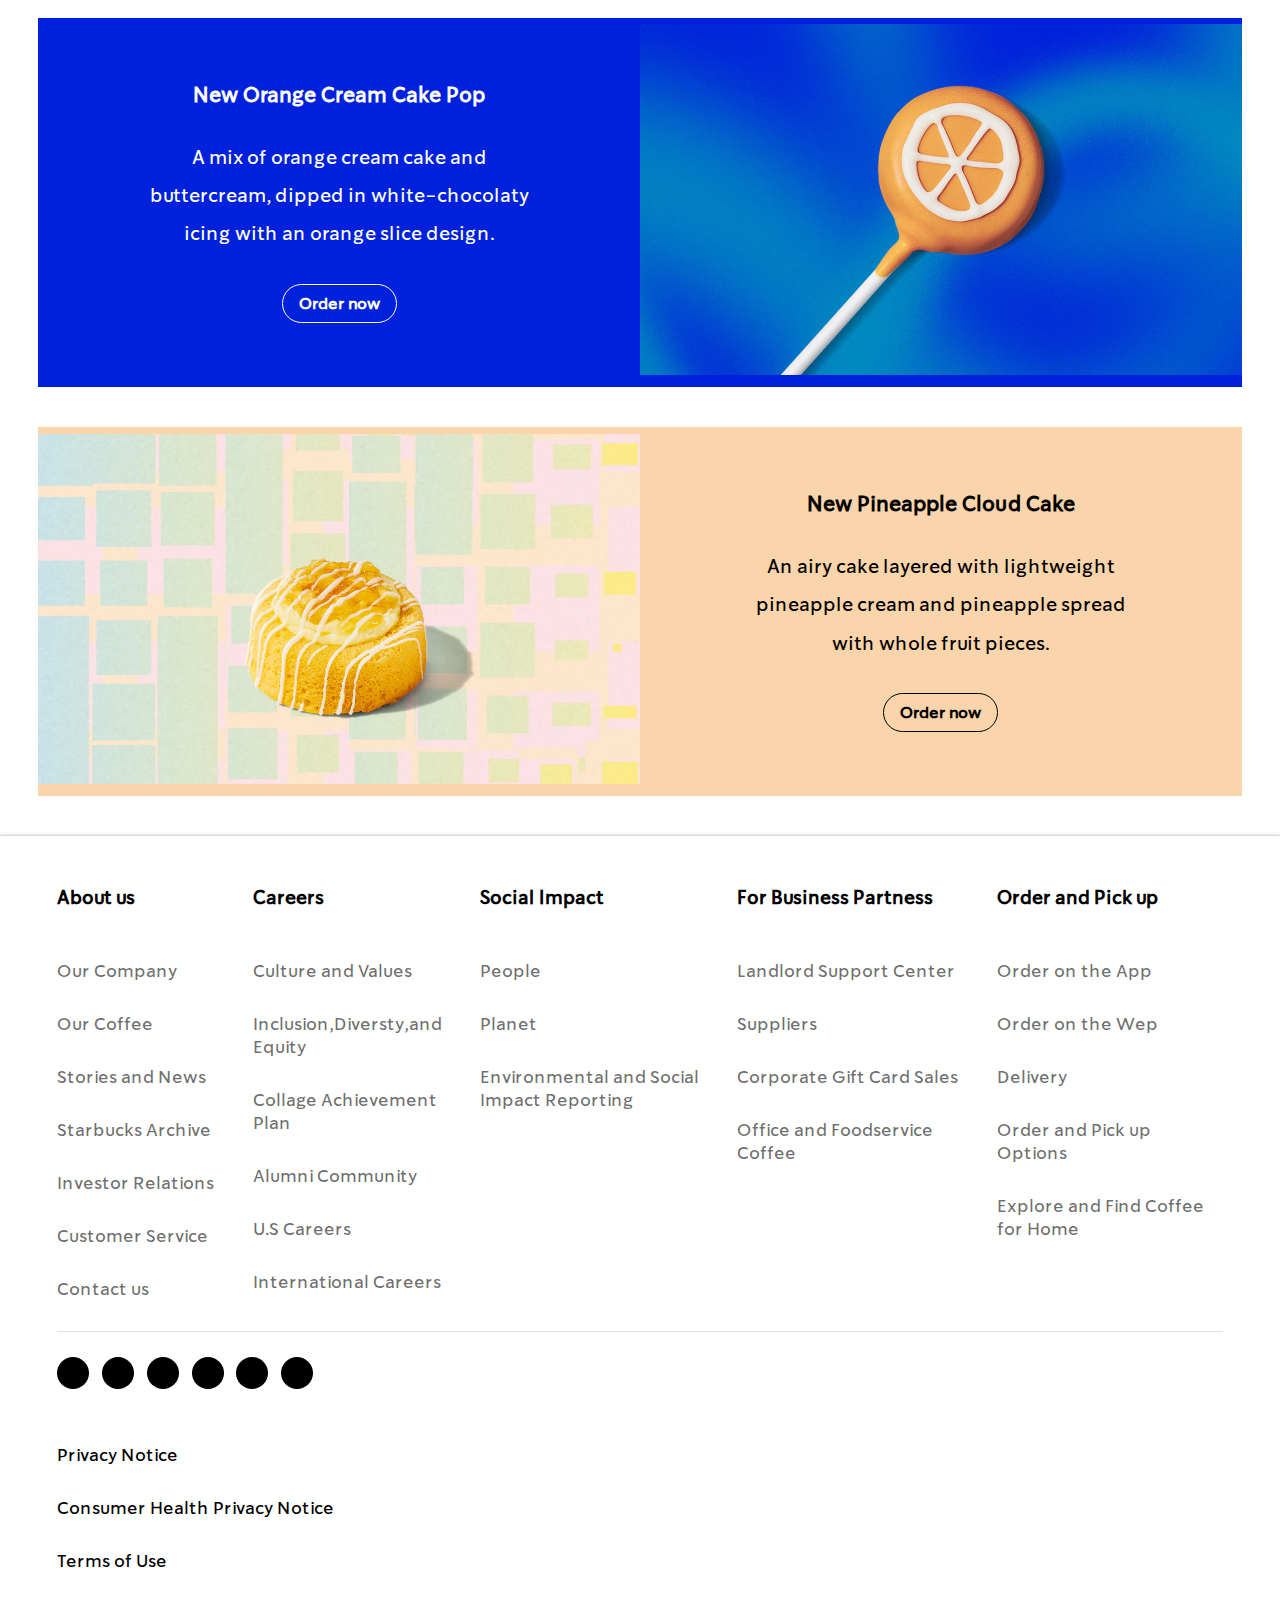
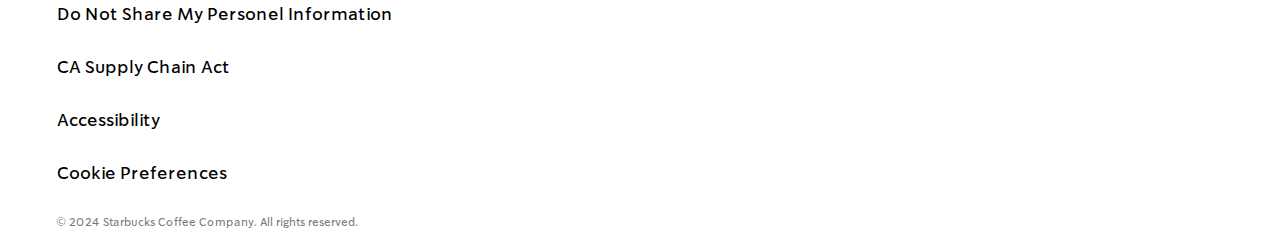
<file: pages/featured.htm>
<!DOCTYPE html>
<html lang="en">
    <head>
        <meta charset="UTF-8">
        <meta name="viewport" content="width=device-width, initial-scale=1.0">
        <title>Starbucks Gift Cards: Starbucks (fake) Coffee Company</title>
        <link rel="icon" type="image/x-icon" href="../img/starbuck-favicon.png">
        <link rel="stylesheet" href="https://cdnjs.cloudflare.com/ajax/libs/font-awesome/6.5.2/css/all.min.css" integrity="sha512-SnH5WK+bZxgPHs44uWIX+LLJAJ9/2PkPKZ5QiAj6Ta86w+fsb2TkcmfRyVX3pBnMFcV7oQPJkl9QevSCWr3W6A==" crossorigin="anonymous" referrerpolicy="no-referrer" />
        <link rel="stylesheet" href="../css/reset.css">
        <link rel="stylesheet" href="../css/font.css">
        <link href="../dist/hamburgers.css" rel="stylesheet">
        <link rel="stylesheet" href="../css/style.css">
    </head>
    <body>
        <header>
            <nav>
                <div class="container">
                    <div class="nav-left">
                        <a href="../index.htm"><svg aria-hidden="true" focusable="false" height="100%" viewBox="0 0 62 62" width="100%" xmlns="http://www.w3.org/2000/svg"><circle cx="31" cy="31" fill="#ffffff" r="30.002"></circle><path d="M34.017 13.969c-.263-.047-1.531-.26-3.017-.26s-2.754.212-3.017.26c-.151.027-.209-.121-.094-.207.104-.077 3.11-2.365 3.11-2.365l3.109 2.365c.117.086.06.234-.091.207zm-5.194 14.856s-.159.057-.201.197c.63.484 1.064 1.585 2.378 1.585s1.748-1.101 2.377-1.585c-.041-.141-.2-.197-.2-.197s-.823.194-2.177.194-2.177-.194-2.177-.194zm2.177-1.853c-.365 0-.445-.138-.694-.137-.237.001-.697.19-.797.363.007.088.039.167.103.237.532.08.772.376 1.389.376s.856-.296 1.389-.376c.062-.07.096-.148.103-.237-.099-.173-.56-.361-.798-.363-.25-.002-.331.137-.695.137zm29.956 5.673c-.038.717-.102 1.428-.19 2.131-3.396.562-4.61-2.464-8.089-2.312.208.738.377 1.49.507 2.258 2.869-.002 4.025 2.68 7.217 2.285-.168.82-.37 1.629-.603 2.426-2.524.248-3.413-2.26-6.334-2.191.024.416.037.836.037 1.26l-.012.701 5.672 2.164c-.297.807-.629 1.596-.991 2.369-1.705-.094-2.293-2.281-4.887-2.107-.078.561-.177 1.115-.295 1.662 2.253-.158 2.738 1.916 4.352 2.084-.411.75-.854 1.48-1.325 2.191-.956-.512-1.785-2.057-3.598-2.152.186-.574.349-1.156.487-1.748-1.608 0-3.447-.627-4.989-2.031.5-2.846-3.917-5.744-3.917-7.828 0-2.264 1.145-3.517 1.145-6.569 0-2.265-1.1-4.722-2.759-6.401-.321-.326-.65-.59-1.028-.827 1.524 1.886 2.694 4.122 2.694 6.712 0 2.874-1.337 4.391-1.337 7.044 0 2.652 3.88 4.947 3.88 7.682 0 1.076-.344 2.127-1.478 4.191 1.742 1.74 4.011 2.689 5.475 2.689.475 0 .73-.145.9-.518.146-.322.285-.648.416-.977 1.577.061 2.299 1.494 3.172 2.066-.479.643-.982 1.264-1.509 1.865-.585-.648-1.371-1.738-2.522-2.041-.206.4-.424.795-.653 1.182.991.27 1.669 1.27 2.194 1.928-.566.586-1.155 1.148-1.768 1.688-.383-.596-.979-1.352-1.647-1.76-.247.334-.504.66-.769.977.568.385 1.069 1.078 1.396 1.643-.708.568-1.44 1.107-2.198 1.611-.374-3.047-4.533-5.135-3.412-8.67-.368.623-.807 1.402-.807 2.34 0 2.559 2.726 4.59 2.943 7.133-.565.338-1.143.656-1.732.957-.098-2.795-2.984-5.854-2.984-8.148 0-2.561 3.354-5.133 3.354-8.156 0-3.025-3.87-5.119-3.87-7.775 0-2.654 1.646-4.181 1.646-7.583 0-2.492-1.184-5.014-3.013-6.625-.324-.286-.643-.513-1.026-.712 1.725 2.069 2.725 3.946 2.725 6.794 0 3.199-1.886 4.975-1.886 8.107 0 3.133 3.798 4.875 3.798 7.795s-3.535 5.381-3.535 8.381c0 2.729 3.116 5.453 3.162 8.691-.681.297-1.375.568-2.081.814.396-3.271-3.111-6.645-3.111-9.314 0-2.918 3.667-5.426 3.667-8.572 0-3.148-3.728-4.611-3.728-7.842 0-3.229 2.287-5.017 2.287-8.585 0-2.781-1.373-5.282-3.379-6.832l-.127-.096c-.189-.14-.345.029-.211.195 1.42 1.773 2.179 3.566 2.179 6.221 0 3.264-2.627 5.916-2.627 9.078 0 3.732 3.528 4.799 3.528 7.861 0 3.061-3.783 5.51-3.783 8.76 0 3.014 3.58 6.359 2.966 9.838-.718.186-1.446.348-2.185.48.672-4.332-2.84-7.443-2.84-10.277 0-3.068 3.918-5.803 3.918-8.801 0-2.828-2.812-3.752-3.182-6.645-.051-.395-.368-.688-.805-.615-.571.104-1.303.48-2.453.48s-1.882-.377-2.454-.48c-.436-.072-.753.221-.804.615-.369 2.893-3.183 3.816-3.183 6.645 0 2.998 3.919 5.732 3.919 8.801 0 2.834-3.512 5.945-2.841 10.277-.738-.133-1.467-.295-2.185-.48-.614-3.479 2.967-6.824 2.967-9.838 0-3.25-3.784-5.699-3.784-8.76 0-3.062 3.529-4.129 3.529-7.861 0-3.162-2.628-5.813-2.628-9.078 0-2.654.759-4.447 2.18-6.221.133-.166-.022-.335-.212-.195l-.126.096c-2.004 1.546-3.376 4.047-3.376 6.828 0 3.568 2.287 5.356 2.287 8.585 0 3.23-3.728 4.693-3.728 7.842 0 3.146 3.667 5.654 3.667 8.572 0 2.67-3.507 6.043-3.11 9.314-.707-.246-1.401-.518-2.082-.814.047-3.238 3.161-5.963 3.161-8.691 0-3-3.533-5.461-3.533-8.381s3.796-4.662 3.796-7.795c0-3.132-1.885-4.908-1.885-8.107 0-2.848.999-4.725 2.724-6.794-.384.199-.702.426-1.025.712-1.829 1.611-3.012 4.133-3.012 6.625 0 3.402 1.646 4.929 1.646 7.583 0 2.656-3.87 4.75-3.87 7.775 0 3.023 3.354 5.596 3.354 8.156 0 2.295-2.888 5.354-2.985 8.148-.589-.301-1.167-.619-1.732-.957.218-2.543 2.943-4.574 2.943-7.133 0-.938-.438-1.717-.807-2.34 1.121 3.535-3.038 5.623-3.412 8.67-.758-.504-1.491-1.043-2.198-1.611.326-.564.827-1.258 1.396-1.643-.266-.316-.522-.643-.769-.977-.669.408-1.266 1.164-1.648 1.76-.611-.539-1.201-1.102-1.767-1.688.525-.658 1.203-1.658 2.194-1.928-.229-.387-.447-.781-.653-1.182-1.151.303-1.938 1.393-2.522 2.041-.527-.602-1.031-1.223-1.509-1.865.873-.572 1.595-2.006 3.171-2.066.132.328.271.654.417.977.17.373.426.518.9.518 1.464 0 3.732-.949 5.475-2.689-1.134-2.064-1.478-3.115-1.478-4.191 0-2.734 3.88-5.029 3.88-7.682 0-2.653-1.337-4.17-1.337-7.044 0-2.59 1.17-4.826 2.694-6.712-.378.237-.707.501-1.028.827-1.659 1.68-2.759 4.136-2.759 6.401 0 3.052 1.146 4.305 1.146 6.569 0 2.084-4.418 4.982-3.918 7.828-1.542 1.404-3.381 2.031-4.99 2.031.14.592.303 1.174.487 1.748-1.812.096-2.641 1.641-3.598 2.152-.472-.711-.914-1.441-1.325-2.191 1.613-.168 2.099-2.242 4.353-2.084-.118-.547-.218-1.102-.296-1.662-2.594-.174-3.182 2.014-4.887 2.107-.362-.773-.694-1.562-.991-2.369l5.673-2.164-.012-.701c0-.424.013-.844.036-1.26-2.921-.068-3.81 2.439-6.334 2.191-.232-.797-.435-1.605-.602-2.426 3.19.395 4.347-2.287 7.217-2.285.13-.768.299-1.52.506-2.258-3.479-.151-4.693 2.875-8.088 2.312-.089-.703-.152-1.414-.19-2.131 3.947.441 5.427-2.804 9.021-2.407.339-.859.733-1.69 1.177-2.49-4.506-.792-6.036 2.976-10.23 2.397.453-16.171 13.706-29.143 29.989-29.143s29.536 12.972 29.989 29.147c-4.195.579-5.725-3.188-10.23-2.397.443.8.837 1.631 1.177 2.49 3.592-.398 5.072 2.848 9.02 2.407zm-42.852-12.583c-2.209-.903-4.883-.695-7.167.772-.354-2.125-1.507-4.013-3.149-5.152-.227-.157-.463-.008-.442.255.347 4.49-2.278 8.389-5.506 11.816 3.327 1 6.159-3.284 10.474-1.789 1.548-2.305 3.514-4.308 5.79-5.902zm12.896-2.716c-2.785 0-5.118 1.575-5.729 3.61-.047.156.017.257.197.176.501-.225 1.071-.333 1.69-.333 1.136 0 2.137.417 2.729 1.143.262.864.284 2.115-.012 2.829-.468-.105-.636-.467-1.093-.467s-.811.321-1.586.321c-.774 0-.865-.366-1.374-.366-.599 0-.709.617-.709 1.313 0 3.103 2.852 7.373 5.886 7.373 3.033 0 5.885-4.27 5.885-7.373 0-.696-.143-1.292-.769-1.373-.312.225-.599.426-1.313.426-.775 0-.989-.321-1.445-.321-.551 0-.496 1.162-1.15 1.227-.436-1.048-.457-2.392-.095-3.589.593-.726 1.593-1.143 2.729-1.143.619 0 1.193.109 1.689.333.181.081.244-.021.197-.176-.61-2.035-2.942-3.61-5.727-3.61zm4.434 4.452c-.668 0-1.451.205-1.943.753-.051.149-.051.371.021.519 1.211-.415 2.279-.431 2.795.146.275-.25.363-.475.363-.736 0-.403-.41-.682-1.236-.682zm-9.741 1.418c.584-.585 1.815-.56 3.094-.088.056-.636-1.083-1.331-2.221-1.331-.827 0-1.236.279-1.236.683 0 .261.088.487.363.736zm19.194-10.504c-2.199.157-4.109.912-5.654 2.17.656-1.86 1.489-3.487 2.545-5.064-2.8.297-5.141 1.321-6.849 3.071l-1.337-3.505 2.968-2.621-3.974-.281-1.586-3.696-1.587 3.696-3.974.281 2.968 2.621-1.336 3.505c-1.709-1.75-4.05-2.774-6.848-3.071 1.054 1.578 1.887 3.205 2.543 5.064-1.544-1.259-3.454-2.014-5.653-2.17 1.319 1.696 2.488 3.504 3.354 5.448.098.219.308.291.535.178 3.012-1.497 6.406-2.339 9.997-2.339s6.984.843 9.998 2.339c.227.113.437.041.534-.178.867-1.944 2.036-3.752 3.356-5.448zm4.801 13.254c4.313-1.495 7.146 2.788 10.473 1.789-3.228-3.427-5.852-7.326-5.505-11.816.021-.263-.216-.413-.442-.255-1.643 1.139-2.796 3.027-3.149 5.152-2.285-1.467-4.958-1.676-7.167-.772 2.273 1.592 4.24 3.595 5.79 5.902z" fill="#006241"></path><g fill="#006241"><path d="M53.595 57.01h-1.526v4.105h-.547v-4.105h-1.522v-.51h3.595v.51zM54.236 56.5h.811l1.57 3.618h.011l1.574-3.618h.798v4.615h-.551v-3.869h-.012l-1.653 3.869h-.333l-1.659-3.869h-.011v3.869h-.545v-4.615z"></path></g></svg></a>
                        <ul>
                            <li><a href="menu.htm">Menu</a></li>
                            <li><a href="rewards.htm">rewards</a></li>
                            <li><a href="giftcards.htm">gift cards</a></li>
                        </ul>
                    </div>
                    <div class="nav-right">
                        <div class="bars" onclick="openBurger()">
                            <div class="hamburger hamburger--spin" tabindex="0"
                                aria-label="Menu" role="button" aria-controls="navigation">
                                <div class="hamburger-box">
                                    <div class="hamburger-inner"></div>
                                </div>
                            </div>
                        </div>
                        <a href="#"><svg aria-hidden="true" class="valign-middle pr2" focusable="false" preserveAspectRatio="xMidYMid meet" style="width:32px;height:32px;overflow:visible;fill:currentColor" viewBox="0 0 24 24"><path d="M12,11.475 C10.5214286,11.475 9.32142857,10.299 9.32142857,8.85 C9.32142857,7.401 10.5214286,6.225 12,6.225 C13.4785714,6.225 14.6785714,7.401 14.6785714,8.85 C14.6785714,10.299 13.4785714,11.475 12,11.475 M12,1.5 C7.85357143,1.5 4.5,4.7865 4.5,8.85 C4.5,14.3625 12,22.5 12,22.5 C12,22.5 19.5,14.3625 19.5,8.85 C19.5,4.7865 16.1464286,1.5 12,1.5"></path></svg>Find a store</a>
                        <div class="nav-btns">
                            <button>Sign in</button>
                            <button>Join now</button>
                        </div>
                    </div>
                </div>
            </nav>
            <div class="burgermenu">
                <div class="nav-left">
                    <ul>
                        <li><a href="menu.htm">Menu</a></li>
                        <li><a href="rewards.htm">rewards</a></li>
                        <li><a href="giftcards.htm">gift cards</a></li>
                    </ul> <hr>
                </div>
                <div class="nav-right">
                    <div class="nav-btns">
                        <button>Sign in</button>
                        <button>Join now</button>
                    </div>
                    <a href="#"><svg aria-hidden="true" class="valign-middle pr2" focusable="false" preserveAspectRatio="xMidYMid meet" style="width:32px;height:32px;overflow:visible;fill:currentColor" viewBox="0 0 24 24"><path d="M12,11.475 C10.5214286,11.475 9.32142857,10.299 9.32142857,8.85 C9.32142857,7.401 10.5214286,6.225 12,6.225 C13.4785714,6.225 14.6785714,7.401 14.6785714,8.85 C14.6785714,10.299 13.4785714,11.475 12,11.475 M12,1.5 C7.85357143,1.5 4.5,4.7865 4.5,8.85 C4.5,14.3625 12,22.5 12,22.5 C12,22.5 19.5,14.3625 19.5,8.85 C19.5,4.7865 16.1464286,1.5 12,1.5"></path></svg>Find a store</a>
                </div>
            </div>
        </header>
        <main>
            <h1 class="p20 hBig">We're on summertime</h1>
            <div class="main-cards containerdesk">
                <div class="card" style="background-color: #0021db;">
                    <div class="card-img">
                        <img src="../img/fea1jpg.jpg" alt="">
                    </div>
                    <div class="card-text">
                        <div class="card-sum txtwhite">
                            <h2>New Summer-Berry Starbucks Refreshers® <br> Beverages</h2>
                            <p>Introducing the official drink of summer—a mix of berry flavors over bursting raspberry flavored pearls, enjoyed alone or with lemonade or coconutmilk.</p>
                            <button class="noborder">Order now</button>
                        </div>
                    </div>
                </div>
                <div class="card reverse" style="background-color: #d6e342;">
                    <div class="card-img">
                        <img src="../img/fea2.webp" alt="">
                    </div>
                    <div class="card-text">
                        <div class="card-sum">
                            <h2>White Chocolate Macadamia Cream Cold <br> Brew</h2>
                            <p>Smooth and lush, our White Chocolate Macadamia Cream Cold Brew is topped with toasted cookie crumbles.</p>
                            <button class="noborder txtblack" style="color: #000; border-color: #000 !important;">Order now</button>
                        </div>
                    </div>
                </div>
                <div class="card" style="background-color: #f8cdd1;">
                    <div class="card-img">
                        <img src="../img/fea3.webp" alt="">
                    </div>
                    <div class="card-text">
                        <div class="card-sum">
                            <h2>Caramel Ribbon Crunch Frappuccino® <br> Blended Beverage</h2>
                            <p>Caramel syrup blended with coffee, milk and ice, topped with a dark caramel drizzle.</p>
                            <button class="noborder" style="color: #000; border-color: #000 !important;">Order now</button>
                        </div>
                    </div>
                </div>
                <div class="card txtwhite reverse" style="background-color: #0021db;">
                    <div class="card-img">
                        <img src="../img/fea4.webp" alt="">
                    </div>
                    <div class="card-text">
                        <div class="card-sum">
                            <h2>New Orange Cream Cake Pop</h2>
                            <p>A mix of orange cream cake and buttercream, dipped in white-chocolaty icing with an orange slice design.</p>
                            <button class="noborder">Order now</button>
                        </div>
                    </div>
                </div>
                <div class="card" style="background-color: #fad4aa; margin-bottom: 40px;">
                    <div class="card-img">
                        <img src="../img/fea5.webp" alt="">
                    </div>
                    <div class="card-text">
                        <div class="card-sum">
                            <h2>New Pineapple Cloud Cake</h2>
                            <p>An airy cake layered with lightweight pineapple cream and pineapple spread with whole fruit pieces.</p>
                            <button class="noborder" style="color: #000; border-color: #000 !important;">Order now</button>
                        </div>
                    </div>
                </div>
            </div>
        </main>
        <footer>
            <div class="accardions wrapper">
                <button class="accordion">About us</button>
                <div class="panel">
                    <ul>
                        <li><a href="">Our Company</a></li>
                        <li><a href="">Our Coffee</a></li>
                        <li><a href="">Stories and News</a></li>
                        <li><a href="">Starbucks Archive</a></li>
                        <li><a href="">Investor Relations</a></li>
                        <li><a href="">Customer Service</a></li>
                        <li><a href="">Contact us</a></li>
                    </ul>
                </div>
                <button class="accordion">Careers</button>
                <div class="panel">
                    <ul>
                        <li><a href="">Culture and Values</a></li>
                        <li><a href="">Inclusion,Diversty,and Equity</a></li>
                        <li><a href="">Collage Achievement Plan</a></li>
                        <li><a href="">Alumni Community</a></li>
                        <li><a href="">U.S Careers</a></li>
                        <li><a href="">International Careers</a></li>
                    </ul>
                </div>
                <button class="accordion">Social Impact</button>
                <div class="panel">
                    <ul>
                        <li><a href="">People</a></li>
                        <li><a href="">Planet</a></li>
                        <li><a href="">Environmental and Social Impact Reporting</a></li>
                    </ul>
                </div>
                <button class="accordion">For Business Partness</button>
                <div class="panel">
                    <ul>
                        <li><a href="">Landlord Support Center</a></li>
                        <li><a href="">Suppliers</a></li>
                        <li><a href="">Corporate Gift Card Sales</a></li>
                        <li><a href="">Office and Foodservice Coffee</a></li>
                    </ul>
                </div>
                <button class="accordion">Order and Pick up</button>
                <div class="panel">
                    <ul>
                        <li><a href="">Order on the App</a></li>
                        <li><a href="">Order on the Wep</a></li>
                        <li><a href="">Delivery</a></li>
                        <li><a href="">Order and Pick up Options</a></li>
                        <li><a href="">Explore and Find Coffee for Home</a></li>
                    </ul>
                </div>
            </div>
            <div class="footer-top container">
                <ul>
                    <li><h3>About us</h3></li>
                    <li><a href="">Our Company</a></li>
                    <li><a href="">Our Coffee</a></li>
                    <li><a href="">Stories and News</a></li>
                    <li><a href="">Starbucks Archive</a></li>
                    <li><a href="">Investor Relations</a></li>
                    <li><a href="">Customer Service</a></li>
                    <li><a href="">Contact us</a></li>
                </ul>
                <ul>
                    <li><h3>Careers</h3></li>
                    <li><a href="">Culture and Values</a></li>
                    <li><a href="">Inclusion,Diversty,and <br> Equity</a></li>
                    <li><a href="">Collage Achievement <br> Plan</a></li>
                    <li><a href="">Alumni Community</a></li>
                    <li><a href="">U.S Careers</a></li>
                    <li><a href="">International Careers</a></li>
                </ul>
                <ul>
                    <li><h3>Social Impact</h3></li>
                    <li><a href="">People</a></li>
                    <li><a href="">Planet</a></li>
                    <li><a href="">Environmental and Social <br> Impact Reporting</a></li>
                </ul>
                <ul>
                    <li><h3>For Business Partness</h3></li>
                    <li><a href="">Landlord Support Center</a></li>
                    <li><a href="">Suppliers</a></li>
                    <li><a href="">Corporate Gift Card Sales</a></li>
                    <li><a href="">Office and Foodservice <br> Coffee</a></li>
                </ul>
                <ul>
                    <li><h3>Order and Pick up</h3></li>
                    <li><a href="">Order on the App</a></li>
                    <li><a href="">Order on the Wep</a></li>
                    <li><a href="">Delivery</a></li>
                    <li><a href="">Order and Pick up <br> Options</a></li>
                    <li><a href="">Explore and Find Coffee <br> for Home</a></li>
                </ul>
            </div>
            <div class="footer-bottom container">
                <div class="icons">
                    <a href class="fa-brands fa-spotify"></a>
                    <a href class="fa-brands fa-facebook-f"></a>
                    <a href class="fa-brands fa-pinterest-p"></a>
                    <a href class="fa-brands fa-instagram"></a>
                    <a href class="fa-brands fa-youtube"></a>
                    <a href class="fa-brands fa-twitter"></a>
                </div>
                <ul>
                    <li><a href="">Privacy Notice</a></li>
                    <li><a href="">Consumer Health Privacy Notice</a></li>
                    <li><a href="">Terms of Use</a></li>
                    <li><a href="">Do Not Share My Personel Information</a></li>
                    <li><a href="">CA Supply Chain Act</a></li>
                    <li><a href="">Accessibility</a></li>
                    <li><a href="">Cookie Preferences</a></li>
                </ul>
                <p>© 2024 Starbucks Coffee Company. All rights reserved.</p>
            </div>
        </footer>
        <script src="../script.js"></script>
    </body>
</html>
</file>
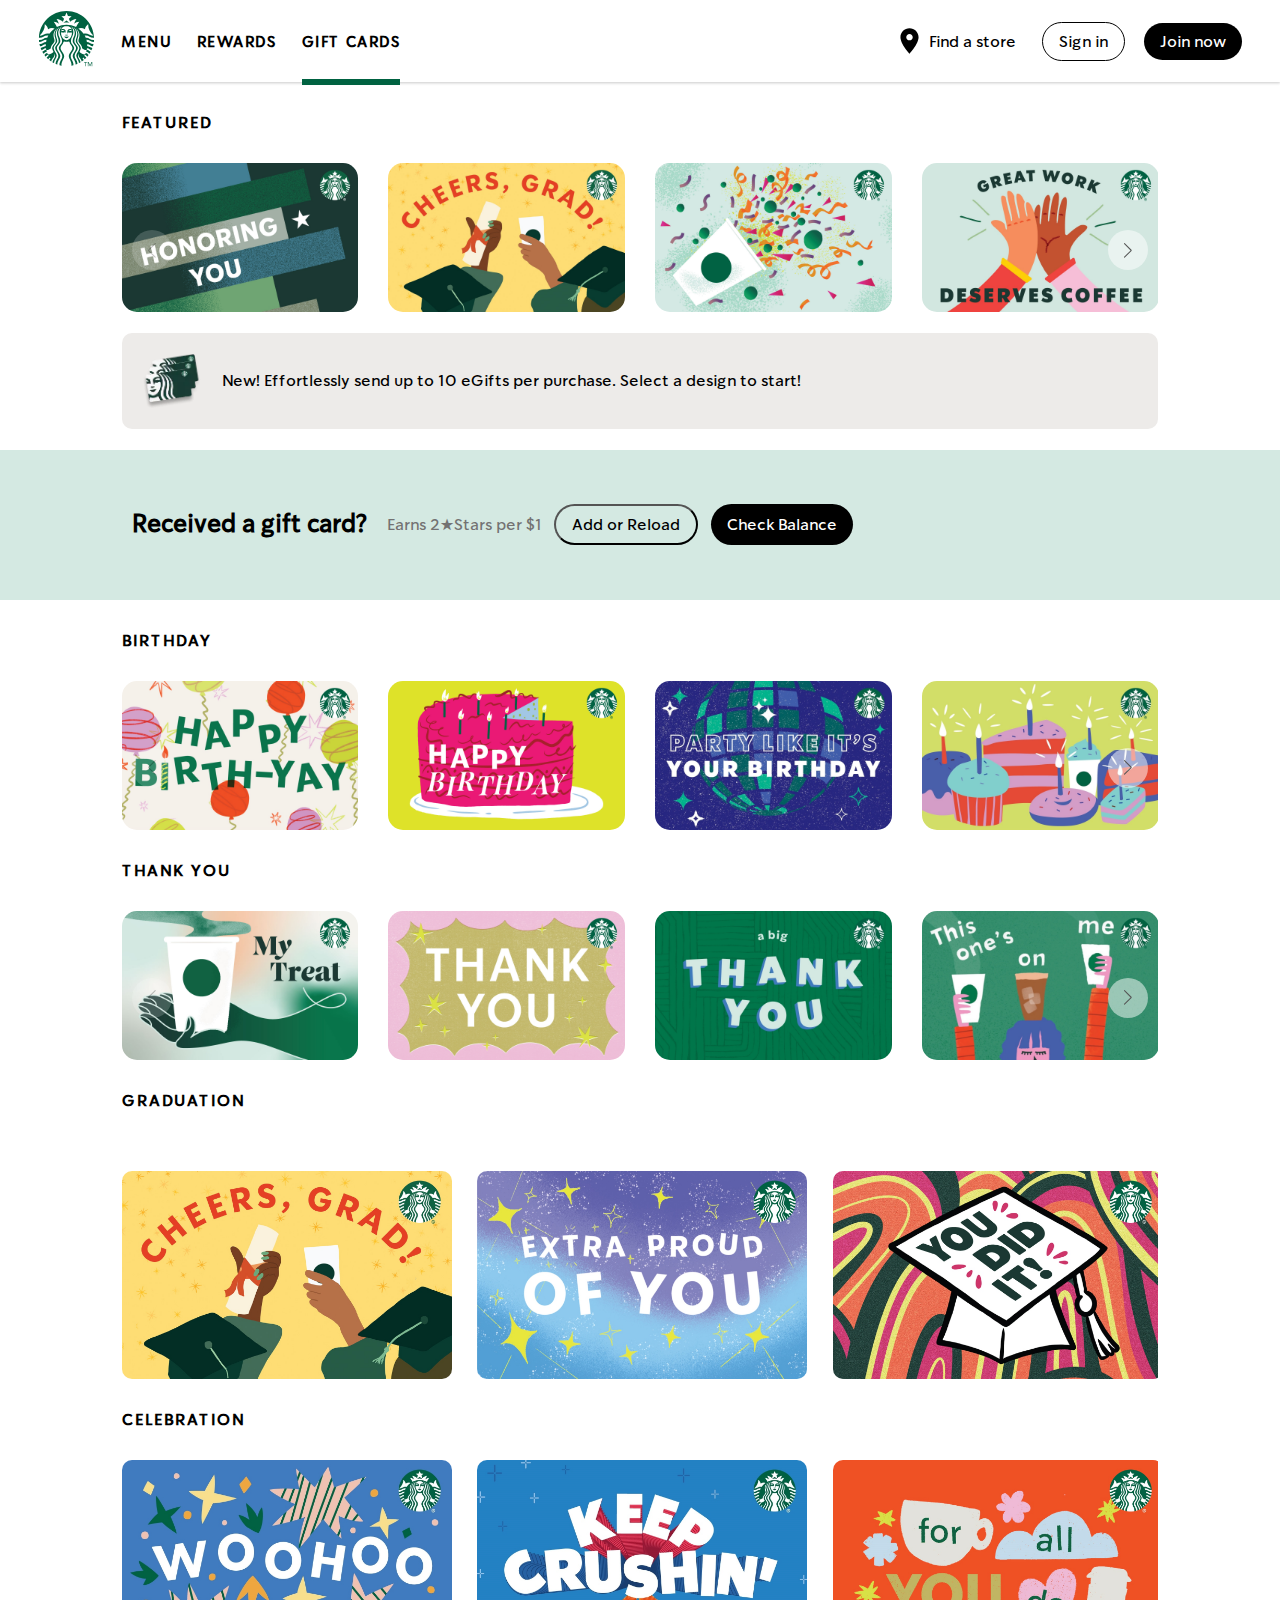
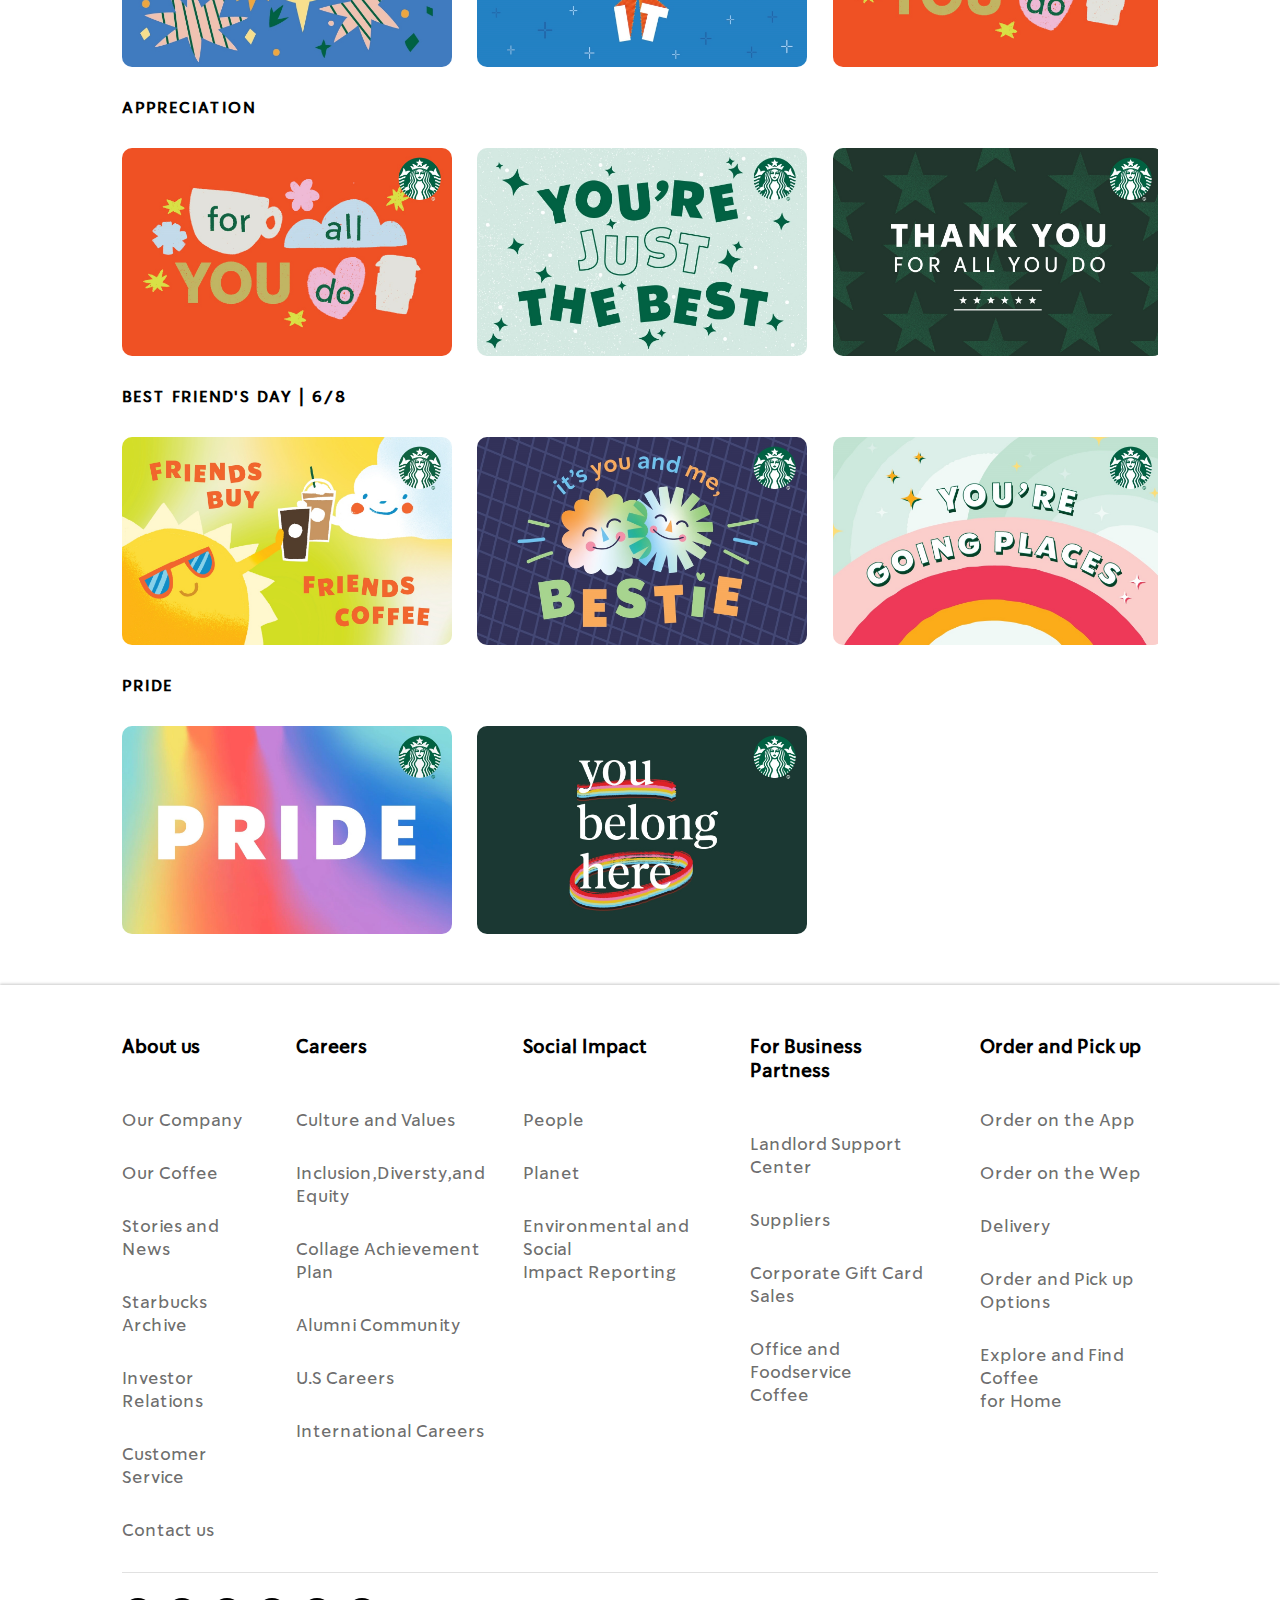
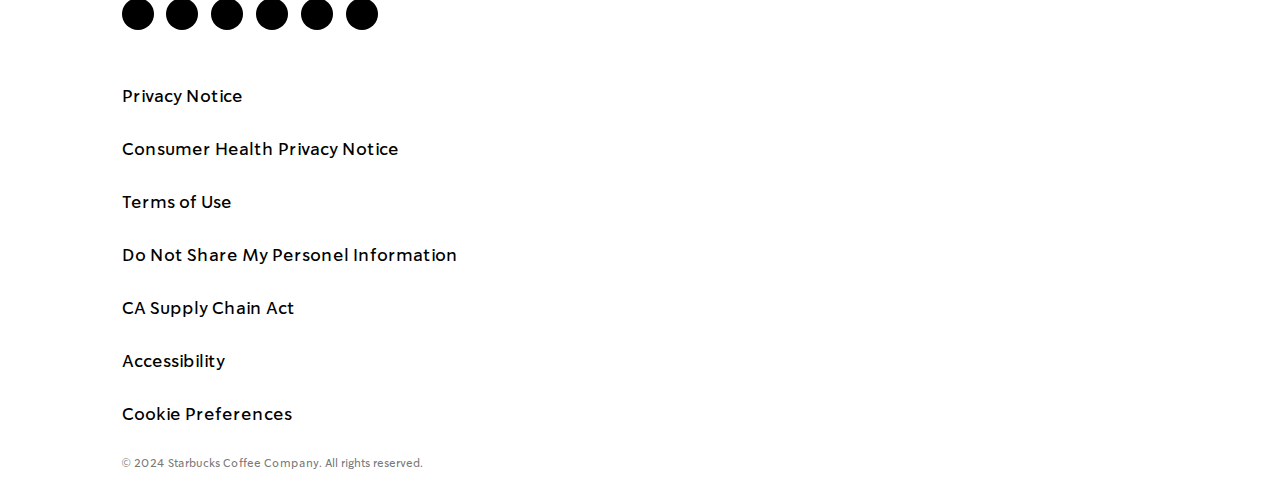
<file: pages/giftcards.htm>
<!DOCTYPE html>
<html lang="en">
    <head>
        <meta charset="UTF-8">
        <meta name="viewport" content="width=device-width, initial-scale=1.0">
        <title>Starbucks (fake) Gift Cards: Starbucks Coffee Company</title>
        <link rel="icon" type="image/x-icon" href="../img/starbuck-favicon.png">
        <link rel="stylesheet" href="https://cdn.jsdelivr.net/npm/swiper@11/swiper-bundle.min.css" />
        <link rel="stylesheet" href="https://cdnjs.cloudflare.com/ajax/libs/font-awesome/6.5.2/css/all.min.css" integrity="sha512-SnH5WK+bZxgPHs44uWIX+LLJAJ9/2PkPKZ5QiAj6Ta86w+fsb2TkcmfRyVX3pBnMFcV7oQPJkl9QevSCWr3W6A==" crossorigin="anonymous" referrerpolicy="no-referrer" />
        <link rel="stylesheet" href="../css/reset.css">
        <link rel="stylesheet" href="../css/font.css">
        <link href="../dist/hamburgers.css" rel="stylesheet">
        <link rel="stylesheet" href="../css/style.css">
    </head>
    <body>
        <header>
            <nav>
                <div class="container">
                    <div class="nav-left">
                        <a href="../index.htm"><svg aria-hidden="true" focusable="false" height="100%" viewBox="0 0 62 62" width="100%" xmlns="http://www.w3.org/2000/svg"><circle cx="31" cy="31" fill="#ffffff" r="30.002"></circle><path d="M34.017 13.969c-.263-.047-1.531-.26-3.017-.26s-2.754.212-3.017.26c-.151.027-.209-.121-.094-.207.104-.077 3.11-2.365 3.11-2.365l3.109 2.365c.117.086.06.234-.091.207zm-5.194 14.856s-.159.057-.201.197c.63.484 1.064 1.585 2.378 1.585s1.748-1.101 2.377-1.585c-.041-.141-.2-.197-.2-.197s-.823.194-2.177.194-2.177-.194-2.177-.194zm2.177-1.853c-.365 0-.445-.138-.694-.137-.237.001-.697.19-.797.363.007.088.039.167.103.237.532.08.772.376 1.389.376s.856-.296 1.389-.376c.062-.07.096-.148.103-.237-.099-.173-.56-.361-.798-.363-.25-.002-.331.137-.695.137zm29.956 5.673c-.038.717-.102 1.428-.19 2.131-3.396.562-4.61-2.464-8.089-2.312.208.738.377 1.49.507 2.258 2.869-.002 4.025 2.68 7.217 2.285-.168.82-.37 1.629-.603 2.426-2.524.248-3.413-2.26-6.334-2.191.024.416.037.836.037 1.26l-.012.701 5.672 2.164c-.297.807-.629 1.596-.991 2.369-1.705-.094-2.293-2.281-4.887-2.107-.078.561-.177 1.115-.295 1.662 2.253-.158 2.738 1.916 4.352 2.084-.411.75-.854 1.48-1.325 2.191-.956-.512-1.785-2.057-3.598-2.152.186-.574.349-1.156.487-1.748-1.608 0-3.447-.627-4.989-2.031.5-2.846-3.917-5.744-3.917-7.828 0-2.264 1.145-3.517 1.145-6.569 0-2.265-1.1-4.722-2.759-6.401-.321-.326-.65-.59-1.028-.827 1.524 1.886 2.694 4.122 2.694 6.712 0 2.874-1.337 4.391-1.337 7.044 0 2.652 3.88 4.947 3.88 7.682 0 1.076-.344 2.127-1.478 4.191 1.742 1.74 4.011 2.689 5.475 2.689.475 0 .73-.145.9-.518.146-.322.285-.648.416-.977 1.577.061 2.299 1.494 3.172 2.066-.479.643-.982 1.264-1.509 1.865-.585-.648-1.371-1.738-2.522-2.041-.206.4-.424.795-.653 1.182.991.27 1.669 1.27 2.194 1.928-.566.586-1.155 1.148-1.768 1.688-.383-.596-.979-1.352-1.647-1.76-.247.334-.504.66-.769.977.568.385 1.069 1.078 1.396 1.643-.708.568-1.44 1.107-2.198 1.611-.374-3.047-4.533-5.135-3.412-8.67-.368.623-.807 1.402-.807 2.34 0 2.559 2.726 4.59 2.943 7.133-.565.338-1.143.656-1.732.957-.098-2.795-2.984-5.854-2.984-8.148 0-2.561 3.354-5.133 3.354-8.156 0-3.025-3.87-5.119-3.87-7.775 0-2.654 1.646-4.181 1.646-7.583 0-2.492-1.184-5.014-3.013-6.625-.324-.286-.643-.513-1.026-.712 1.725 2.069 2.725 3.946 2.725 6.794 0 3.199-1.886 4.975-1.886 8.107 0 3.133 3.798 4.875 3.798 7.795s-3.535 5.381-3.535 8.381c0 2.729 3.116 5.453 3.162 8.691-.681.297-1.375.568-2.081.814.396-3.271-3.111-6.645-3.111-9.314 0-2.918 3.667-5.426 3.667-8.572 0-3.148-3.728-4.611-3.728-7.842 0-3.229 2.287-5.017 2.287-8.585 0-2.781-1.373-5.282-3.379-6.832l-.127-.096c-.189-.14-.345.029-.211.195 1.42 1.773 2.179 3.566 2.179 6.221 0 3.264-2.627 5.916-2.627 9.078 0 3.732 3.528 4.799 3.528 7.861 0 3.061-3.783 5.51-3.783 8.76 0 3.014 3.58 6.359 2.966 9.838-.718.186-1.446.348-2.185.48.672-4.332-2.84-7.443-2.84-10.277 0-3.068 3.918-5.803 3.918-8.801 0-2.828-2.812-3.752-3.182-6.645-.051-.395-.368-.688-.805-.615-.571.104-1.303.48-2.453.48s-1.882-.377-2.454-.48c-.436-.072-.753.221-.804.615-.369 2.893-3.183 3.816-3.183 6.645 0 2.998 3.919 5.732 3.919 8.801 0 2.834-3.512 5.945-2.841 10.277-.738-.133-1.467-.295-2.185-.48-.614-3.479 2.967-6.824 2.967-9.838 0-3.25-3.784-5.699-3.784-8.76 0-3.062 3.529-4.129 3.529-7.861 0-3.162-2.628-5.813-2.628-9.078 0-2.654.759-4.447 2.18-6.221.133-.166-.022-.335-.212-.195l-.126.096c-2.004 1.546-3.376 4.047-3.376 6.828 0 3.568 2.287 5.356 2.287 8.585 0 3.23-3.728 4.693-3.728 7.842 0 3.146 3.667 5.654 3.667 8.572 0 2.67-3.507 6.043-3.11 9.314-.707-.246-1.401-.518-2.082-.814.047-3.238 3.161-5.963 3.161-8.691 0-3-3.533-5.461-3.533-8.381s3.796-4.662 3.796-7.795c0-3.132-1.885-4.908-1.885-8.107 0-2.848.999-4.725 2.724-6.794-.384.199-.702.426-1.025.712-1.829 1.611-3.012 4.133-3.012 6.625 0 3.402 1.646 4.929 1.646 7.583 0 2.656-3.87 4.75-3.87 7.775 0 3.023 3.354 5.596 3.354 8.156 0 2.295-2.888 5.354-2.985 8.148-.589-.301-1.167-.619-1.732-.957.218-2.543 2.943-4.574 2.943-7.133 0-.938-.438-1.717-.807-2.34 1.121 3.535-3.038 5.623-3.412 8.67-.758-.504-1.491-1.043-2.198-1.611.326-.564.827-1.258 1.396-1.643-.266-.316-.522-.643-.769-.977-.669.408-1.266 1.164-1.648 1.76-.611-.539-1.201-1.102-1.767-1.688.525-.658 1.203-1.658 2.194-1.928-.229-.387-.447-.781-.653-1.182-1.151.303-1.938 1.393-2.522 2.041-.527-.602-1.031-1.223-1.509-1.865.873-.572 1.595-2.006 3.171-2.066.132.328.271.654.417.977.17.373.426.518.9.518 1.464 0 3.732-.949 5.475-2.689-1.134-2.064-1.478-3.115-1.478-4.191 0-2.734 3.88-5.029 3.88-7.682 0-2.653-1.337-4.17-1.337-7.044 0-2.59 1.17-4.826 2.694-6.712-.378.237-.707.501-1.028.827-1.659 1.68-2.759 4.136-2.759 6.401 0 3.052 1.146 4.305 1.146 6.569 0 2.084-4.418 4.982-3.918 7.828-1.542 1.404-3.381 2.031-4.99 2.031.14.592.303 1.174.487 1.748-1.812.096-2.641 1.641-3.598 2.152-.472-.711-.914-1.441-1.325-2.191 1.613-.168 2.099-2.242 4.353-2.084-.118-.547-.218-1.102-.296-1.662-2.594-.174-3.182 2.014-4.887 2.107-.362-.773-.694-1.562-.991-2.369l5.673-2.164-.012-.701c0-.424.013-.844.036-1.26-2.921-.068-3.81 2.439-6.334 2.191-.232-.797-.435-1.605-.602-2.426 3.19.395 4.347-2.287 7.217-2.285.13-.768.299-1.52.506-2.258-3.479-.151-4.693 2.875-8.088 2.312-.089-.703-.152-1.414-.19-2.131 3.947.441 5.427-2.804 9.021-2.407.339-.859.733-1.69 1.177-2.49-4.506-.792-6.036 2.976-10.23 2.397.453-16.171 13.706-29.143 29.989-29.143s29.536 12.972 29.989 29.147c-4.195.579-5.725-3.188-10.23-2.397.443.8.837 1.631 1.177 2.49 3.592-.398 5.072 2.848 9.02 2.407zm-42.852-12.583c-2.209-.903-4.883-.695-7.167.772-.354-2.125-1.507-4.013-3.149-5.152-.227-.157-.463-.008-.442.255.347 4.49-2.278 8.389-5.506 11.816 3.327 1 6.159-3.284 10.474-1.789 1.548-2.305 3.514-4.308 5.79-5.902zm12.896-2.716c-2.785 0-5.118 1.575-5.729 3.61-.047.156.017.257.197.176.501-.225 1.071-.333 1.69-.333 1.136 0 2.137.417 2.729 1.143.262.864.284 2.115-.012 2.829-.468-.105-.636-.467-1.093-.467s-.811.321-1.586.321c-.774 0-.865-.366-1.374-.366-.599 0-.709.617-.709 1.313 0 3.103 2.852 7.373 5.886 7.373 3.033 0 5.885-4.27 5.885-7.373 0-.696-.143-1.292-.769-1.373-.312.225-.599.426-1.313.426-.775 0-.989-.321-1.445-.321-.551 0-.496 1.162-1.15 1.227-.436-1.048-.457-2.392-.095-3.589.593-.726 1.593-1.143 2.729-1.143.619 0 1.193.109 1.689.333.181.081.244-.021.197-.176-.61-2.035-2.942-3.61-5.727-3.61zm4.434 4.452c-.668 0-1.451.205-1.943.753-.051.149-.051.371.021.519 1.211-.415 2.279-.431 2.795.146.275-.25.363-.475.363-.736 0-.403-.41-.682-1.236-.682zm-9.741 1.418c.584-.585 1.815-.56 3.094-.088.056-.636-1.083-1.331-2.221-1.331-.827 0-1.236.279-1.236.683 0 .261.088.487.363.736zm19.194-10.504c-2.199.157-4.109.912-5.654 2.17.656-1.86 1.489-3.487 2.545-5.064-2.8.297-5.141 1.321-6.849 3.071l-1.337-3.505 2.968-2.621-3.974-.281-1.586-3.696-1.587 3.696-3.974.281 2.968 2.621-1.336 3.505c-1.709-1.75-4.05-2.774-6.848-3.071 1.054 1.578 1.887 3.205 2.543 5.064-1.544-1.259-3.454-2.014-5.653-2.17 1.319 1.696 2.488 3.504 3.354 5.448.098.219.308.291.535.178 3.012-1.497 6.406-2.339 9.997-2.339s6.984.843 9.998 2.339c.227.113.437.041.534-.178.867-1.944 2.036-3.752 3.356-5.448zm4.801 13.254c4.313-1.495 7.146 2.788 10.473 1.789-3.228-3.427-5.852-7.326-5.505-11.816.021-.263-.216-.413-.442-.255-1.643 1.139-2.796 3.027-3.149 5.152-2.285-1.467-4.958-1.676-7.167-.772 2.273 1.592 4.24 3.595 5.79 5.902z" fill="#006241"></path><g fill="#006241"><path d="M53.595 57.01h-1.526v4.105h-.547v-4.105h-1.522v-.51h3.595v.51zM54.236 56.5h.811l1.57 3.618h.011l1.574-3.618h.798v4.615h-.551v-3.869h-.012l-1.653 3.869h-.333l-1.659-3.869h-.011v3.869h-.545v-4.615z"></path></g></svg></a>
                        <ul>
                            <li><a href="menu.htm">Menu</a></li>
                            <li><a href="rewards.htm">rewards</a></li>
                            <li><a href="giftcards.htm"  style="border-bottom: 6px solid #006241; padding: 27px 0;">gift cards</a></li>
                        </ul>
                    </div>
                    <div class="nav-right">
                        <div class="bars" onclick="openBurger()">
                            <div class="hamburger hamburger--spin" tabindex="0"
                                aria-label="Menu" role="button" aria-controls="navigation">
                                <div class="hamburger-box">
                                    <div class="hamburger-inner"></div>
                                </div>
                            </div>
                        </div>
                        <a href="#"><svg aria-hidden="true" class="valign-middle pr2" focusable="false" preserveAspectRatio="xMidYMid meet" style="width:32px;height:32px;overflow:visible;fill:currentColor" viewBox="0 0 24 24"><path d="M12,11.475 C10.5214286,11.475 9.32142857,10.299 9.32142857,8.85 C9.32142857,7.401 10.5214286,6.225 12,6.225 C13.4785714,6.225 14.6785714,7.401 14.6785714,8.85 C14.6785714,10.299 13.4785714,11.475 12,11.475 M12,1.5 C7.85357143,1.5 4.5,4.7865 4.5,8.85 C4.5,14.3625 12,22.5 12,22.5 C12,22.5 19.5,14.3625 19.5,8.85 C19.5,4.7865 16.1464286,1.5 12,1.5"></path></svg>Find a store</a>
                        <div class="nav-btns">
                            <button>Sign in</button>
                            <button>Join now</button>
                        </div>
                    </div>
                </div>
            </nav>
            <div class="burgermenu" >
                <div class="nav-left">
                    <ul>
                        <li><a href="menu.htm">Menu</a></li>
                        <li><a href="rewards.htm">rewards</a></li>
                        <li><a href="giftcards.htm">gift cards</a></li>
                    </ul> <hr>
                </div>
                <div class="nav-right">
                    <div class="nav-btns">
                        <button>Sign in</button>
                        <button>Join now</button>
                    </div>
                    <a href="#"><svg aria-hidden="true" class="valign-middle pr2" focusable="false" preserveAspectRatio="xMidYMid meet" style="width:32px;height:32px;overflow:visible;fill:currentColor" viewBox="0 0 24 24"><path d="M12,11.475 C10.5214286,11.475 9.32142857,10.299 9.32142857,8.85 C9.32142857,7.401 10.5214286,6.225 12,6.225 C13.4785714,6.225 14.6785714,7.401 14.6785714,8.85 C14.6785714,10.299 13.4785714,11.475 12,11.475 M12,1.5 C7.85357143,1.5 4.5,4.7865 4.5,8.85 C4.5,14.3625 12,22.5 12,22.5 C12,22.5 19.5,14.3625 19.5,8.85 C19.5,4.7865 16.1464286,1.5 12,1.5"></path></svg>Find a store</a>
                </div>
            </div>
        </header>
        <main class="giftcard">
            <h4 class="wrapper p20">FEATURED</h4>
            <div class="swiper mySwiper wrapper">
                <div class="swiper-button-next"></div>
                <div class="swiper-button-prev"></div>
                <div class="swiper-wrapper">
                    <div class="swiper-slide"><img src="../img/slide1.jpeg" alt=""></div>
                    <div class="swiper-slide"><img src="../img/slide2.jpeg" alt=""></div>
                    <div class="swiper-slide"><img src="../img/slide3.jpg" alt=""></div>
                    <div class="swiper-slide"><img src="../img/slide4.jpg" alt=""></div>
                    <div class="swiper-slide"><img src="../img/slide5.jpg" alt=""></div>
                    <div class="swiper-slide"><img src="../img/slide6.jpeg" alt=""></div>
                    <div class="swiper-slide"><img src="../img/slide7.jpg" alt=""></div>
                    <div class="swiper-slide"><img src="../img/slide8.jpg" alt=""></div>
                    <div class="swiper-slide"><img src="../img/slide10.jpg" alt=""></div>
                    <div class="swiper-slide"><img src="../img/slide11.jpg" alt=""></div>
                    <div class="swiper-slide"><img src="../img/slide12.jpeg" alt=""></div>
                    <div class="swiper-slide"><img src="../img/slide13.jpg" alt=""></div>
                    <div class="swiper-slide"><img src="../img/slide14.jpg" alt=""></div>
                    <div class="swiper-slide"><img src="../img/slide15.jpg" alt=""></div>
                </div>
            </div> <br>
            <div class="egift df wrapper">
                <img src="../img/group-gift-cards.webp" alt="">
                <p>New! Effortlessly send up to 10 eGifts per purchase. Select a design to start!</p>
            </div> <br>
            <div class="recCard">
                <div class="wrapper">
                    <div>
                        <h2>Received a gift card?</h2>
                        <span class="txtgray">Earns 2★Stars per $1</span>
                    </div>
                    <div class="df">
                        <button>Add or Reload</button>
                        <button>Check Balance</button> 
                    </div>
                </div>
            </div>
            <div class="wrapper">
                <h4 class="p20">BIRTHDAY</h4>
                <div class="swiper mySwiper wrapper">
                    <div class="swiper-button-next"></div>
                    <div class="swiper-button-prev"></div>
                    <div class="swiper-wrapper">
                        <div class="swiper-slide"><img src="../img/slide6.jpeg" alt=""></div>
                        <div class="swiper-slide"><img src="../img/slide7.jpg" alt=""></div>
                        <div class="swiper-slide"><img src="../img/slide8.jpg" alt=""></div>
                        <div class="swiper-slide"><img src="../img/slide10.jpg" alt=""></div>
                        <div class="swiper-slide"><img src="../img/slide11.jpg" alt=""></div>
                    </div>
                </div>
                <h4 class="p20">THANK YOU</h4>
                <div class="swiper mySwiper wrapper">
                    <div class="swiper-button-next"></div>
                    <div class="swiper-button-prev"></div>
                    <div class="swiper-wrapper">
                        <div class="swiper-slide"><img src="../img/slide11.jpg" alt=""></div>
                        <div class="swiper-slide"><img src="../img/slide12.jpeg" alt=""></div>
                        <div class="swiper-slide"><img src="../img/slide13.jpg" alt=""></div>
                        <div class="swiper-slide"><img src="../img/slide14.jpg" alt=""></div>
                        <div class="swiper-slide"><img src="../img/slide15.jpg" alt=""></div>
                    </div>
                </div>
                <h4 class="p20">GRADUATION</h4>
                <div class="cards">
                    <img src="../img/16.jpeg" alt="">
                    <img src="../img/17.jpg" alt="">
                    <img src="../img/18.jpg" alt="">
                    <img src="../img/19.jpg" alt="">
                </div>
                <h4>CELEBRATION</h4>
                <div class="cards">
                    <img src="../img/20.jpg" alt="">
                    <img src="../img/21.jpg" alt="">
                    <img src="../img/22.jpeg" alt="">
                    <img src="../img/23.jpg" alt="">
                </div>
                <h4>APPRECIATION</h4>
                <div class="cards">
                    <img src="../img/22.jpeg" alt="">
                    <img src="../img/24.jpg" alt="">
                    <img src="../img/25.jpg" alt="">
                </div>
                <h4>BEST FRIEND'S DAY | 6/8</h4>
                <div class="cards">
                    <img src="../img/27.jpeg" alt="">
                    <img src="../img/28.jpg" alt="">
                    <img src="../img/29.jpg" alt="">
                </div>
                <h4>PRIDE</h4>
                <div class="cards">
                    <img src="../img/30.webp" alt="">
                    <img src="../img/31.jpg" alt="">
                </div> <br>
            </div>
        </main>
        <footer>
            <div class="accardions wrapper">
                <button class="accordion">About us</button>
                <div class="panel">
                    <ul>
                        <li><a href="">Our Company</a></li>
                        <li><a href="">Our Coffee</a></li>
                        <li><a href="">Stories and News</a></li>
                        <li><a href="">Starbucks Archive</a></li>
                        <li><a href="">Investor Relations</a></li>
                        <li><a href="">Customer Service</a></li>
                        <li><a href="">Contact us</a></li>
                    </ul>
                </div>
                <button class="accordion">Careers</button>
                <div class="panel">
                    <ul>
                        <li><a href="">Culture and Values</a></li>
                        <li><a href="">Inclusion,Diversty,and Equity</a></li>
                        <li><a href="">Collage Achievement Plan</a></li>
                        <li><a href="">Alumni Community</a></li>
                        <li><a href="">U.S Careers</a></li>
                        <li><a href="">International Careers</a></li>
                    </ul>
                </div>
                <button class="accordion">Social Impact</button>
                <div class="panel">
                    <ul>
                        <li><a href="">People</a></li>
                        <li><a href="">Planet</a></li>
                        <li><a href="">Environmental and Social Impact Reporting</a></li>
                    </ul>
                </div>
                <button class="accordion">For Business Partness</button>
                <div class="panel">
                    <ul>
                        <li><a href="">Landlord Support Center</a></li>
                        <li><a href="">Suppliers</a></li>
                        <li><a href="">Corporate Gift Card Sales</a></li>
                        <li><a href="">Office and Foodservice Coffee</a></li>
                    </ul>
                </div>
                <button class="accordion">Order and Pick up</button>
                <div class="panel">
                    <ul>
                        <li><a href="">Order on the App</a></li>
                        <li><a href="">Order on the Wep</a></li>
                        <li><a href="">Delivery</a></li>
                        <li><a href="">Order and Pick up Options</a></li>
                        <li><a href="">Explore and Find Coffee for Home</a></li>
                    </ul>
                </div>
            </div>
            <div class="footer-top wrapper">
                <ul>
                    <li><h3>About us</h3></li>
                    <li><a href="">Our Company</a></li>
                    <li><a href="">Our Coffee</a></li>
                    <li><a href="">Stories and News</a></li>
                    <li><a href="">Starbucks Archive</a></li>
                    <li><a href="">Investor Relations</a></li>
                    <li><a href="">Customer Service</a></li>
                    <li><a href="">Contact us</a></li>
                </ul>
                <ul>
                    <li><h3>Careers</h3></li>
                    <li><a href="">Culture and Values</a></li>
                    <li><a href="">Inclusion,Diversty,and <br> Equity</a></li>
                    <li><a href="">Collage Achievement <br> Plan</a></li>
                    <li><a href="">Alumni Community</a></li>
                    <li><a href="">U.S Careers</a></li>
                    <li><a href="">International Careers</a></li>
                </ul>
                <ul>
                    <li><h3>Social Impact</h3></li>
                    <li><a href="">People</a></li>
                    <li><a href="">Planet</a></li>
                    <li><a href="">Environmental and Social <br> Impact Reporting</a></li>
                </ul>
                <ul>
                    <li><h3>For Business Partness</h3></li>
                    <li><a href="">Landlord Support Center</a></li>
                    <li><a href="">Suppliers</a></li>
                    <li><a href="">Corporate Gift Card Sales</a></li>
                    <li><a href="">Office and Foodservice <br> Coffee</a></li>
                </ul>
                <ul>
                    <li><h3>Order and Pick up</h3></li>
                    <li><a href="">Order on the App</a></li>
                    <li><a href="">Order on the Wep</a></li>
                    <li><a href="">Delivery</a></li>
                    <li><a href="">Order and Pick up <br> Options</a></li>
                    <li><a href="">Explore and Find Coffee <br> for Home</a></li>
                </ul>
            </div>
            <div class="footer-bottom wrapper">
                <div class="icons">
                    <a href class="fa-brands fa-spotify"></a>
                    <a href class="fa-brands fa-facebook-f"></a>
                    <a href class="fa-brands fa-pinterest-p"></a>
                    <a href class="fa-brands fa-instagram"></a>
                    <a href class="fa-brands fa-youtube"></a>
                    <a href class="fa-brands fa-twitter"></a>
                </div>
                <ul>
                    <li><a href="">Privacy Notice</a></li>
                    <li><a href="">Consumer Health Privacy Notice</a></li>
                    <li><a href="">Terms of Use</a></li>
                    <li><a href="">Do Not Share My Personel Information</a></li>
                    <li><a href="">CA Supply Chain Act</a></li>
                    <li><a href="">Accessibility</a></li>
                    <li><a href="">Cookie Preferences</a></li>
                </ul>
                <p>© 2024 Starbucks Coffee Company. All rights reserved.</p>
            </div>
        </footer>
        <script src="https://cdn.jsdelivr.net/npm/swiper@11/swiper-bundle.min.js"></script>
        <script src="../script.js"></script>
        <script>
            var swiper = new Swiper(".mySwiper", {
                slidesPerView: 4,
                spaceBetween: 30,
                breakpoints: {
                    350: {
                        slidesPerView: 2,
                        spaceBetween: 20,
                    },
                    900: {
                        slidesPerView: 3,
                        spaceBetween: 30,
                    },
                    1024:{
                        slidesPerView: 4,
                        spaceBetween: 30,
                    }
                },
                freeMode: true,
                mousewheel: true,
                navigation: {
                    nextEl: '.swiper-button-next',
                    prevEl: '.swiper-button-prev',
                },
            });
        </script>
    </body>
</html>
</file>
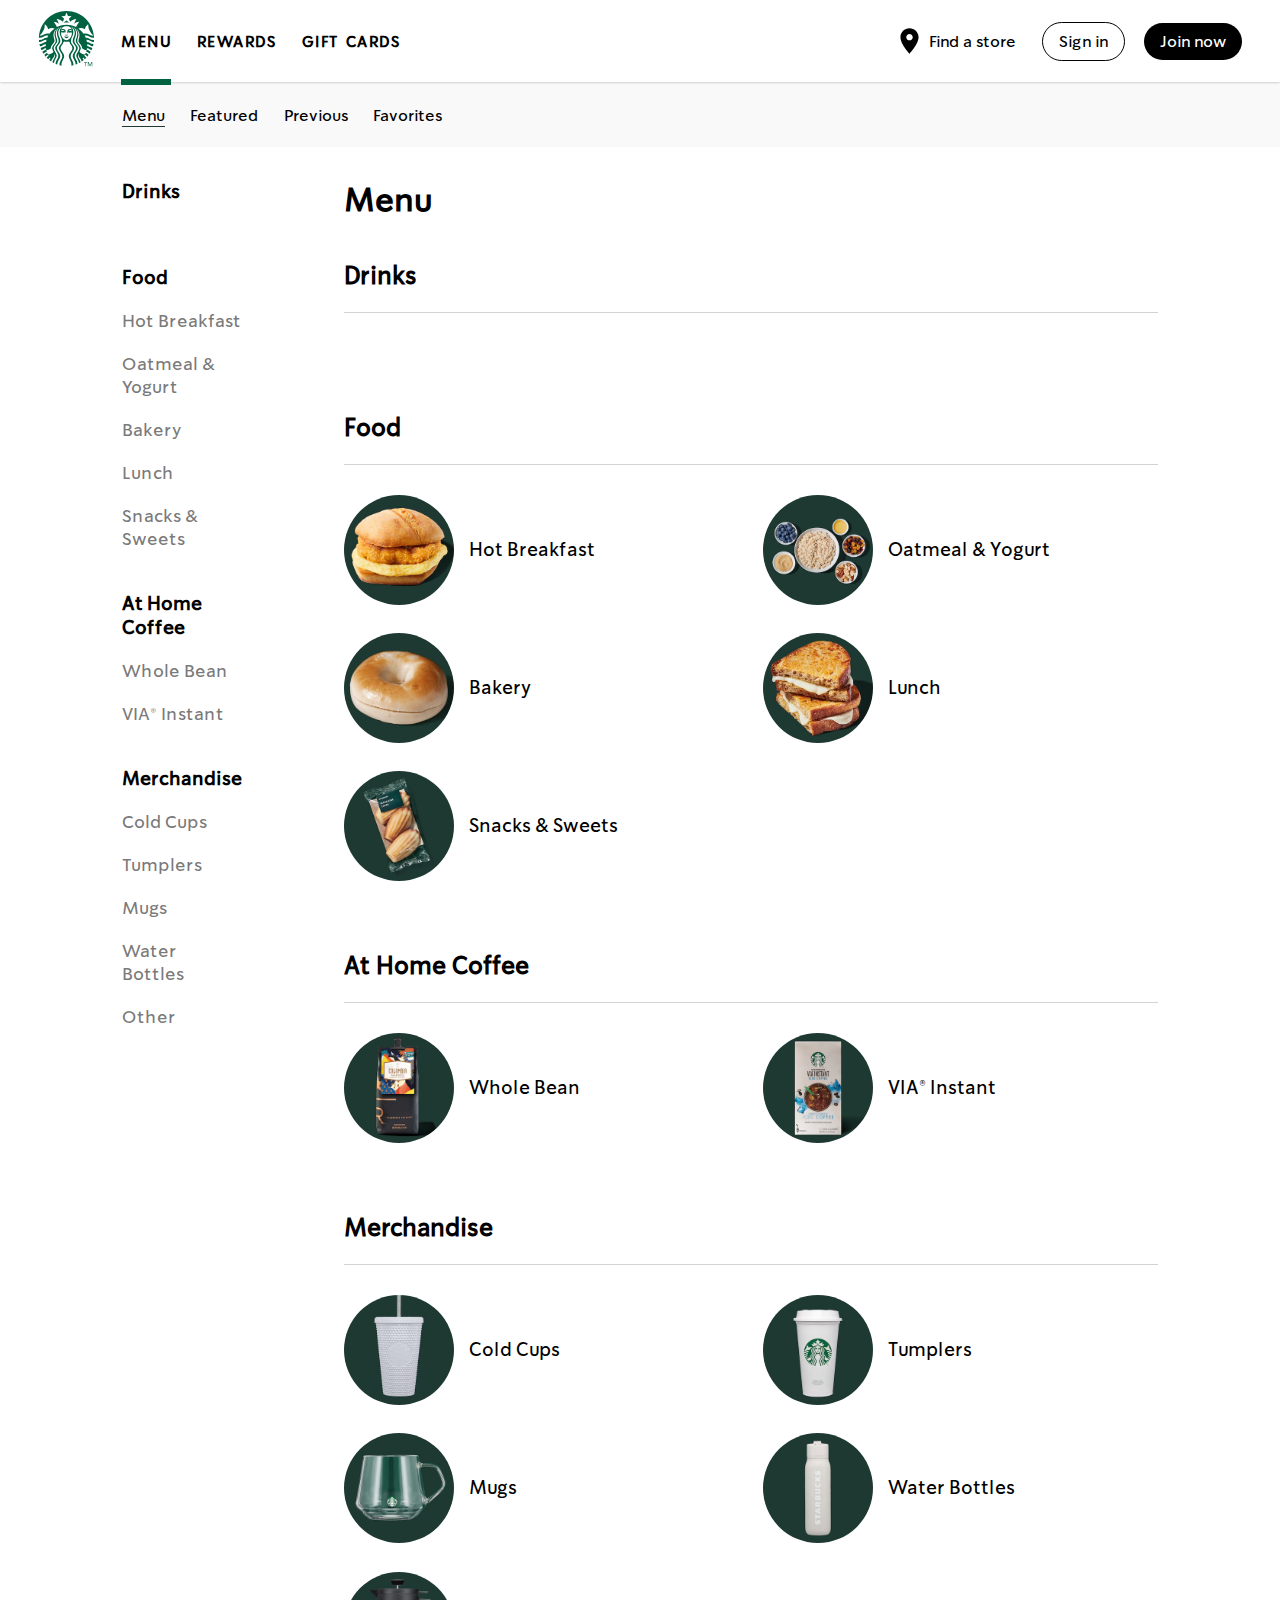
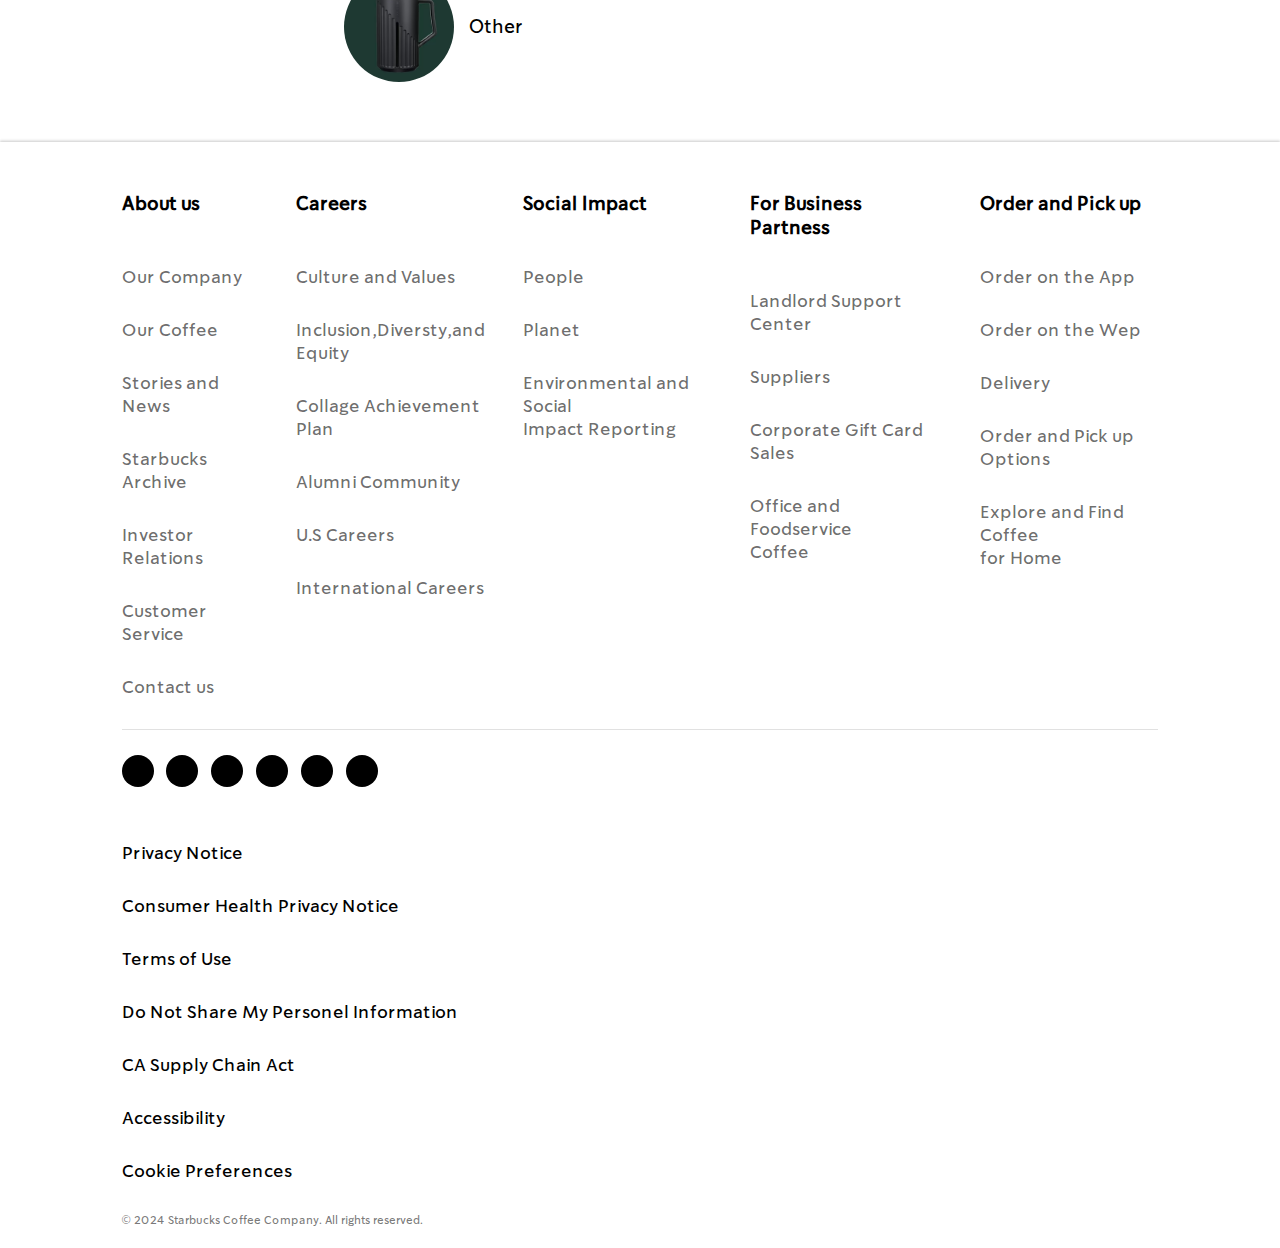
<file: pages/menu.htm>
<!DOCTYPE html>
<html lang="en">
    <head>
        <meta charset="UTF-8">
        <meta name="viewport" content="width=device-width, initial-scale=1.0">
        <title>Menu: Starbucks (fake) Coffee Company</title>
        <link rel="icon" type="image/x-icon" href="../img/starbuck-favicon.png">
        <link rel="stylesheet" href="https://cdnjs.cloudflare.com/ajax/libs/font-awesome/6.5.2/css/all.min.css" integrity="sha512-SnH5WK+bZxgPHs44uWIX+LLJAJ9/2PkPKZ5QiAj6Ta86w+fsb2TkcmfRyVX3pBnMFcV7oQPJkl9QevSCWr3W6A==" crossorigin="anonymous" referrerpolicy="no-referrer" />
        <link rel="stylesheet" href="../css/reset.css">
        <link rel="stylesheet" href="../css/font.css">
        <link href="../dist/hamburgers.css" rel="stylesheet">
        <link rel="stylesheet" href="../css/style.css">
    </head>
    <body>
        <header>
            <nav>
                <div class="container">
                    <div class="nav-left">
                        <a href="../index.htm"><svg aria-hidden="true" focusable="false" height="100%" viewBox="0 0 62 62" width="100%" xmlns="http://www.w3.org/2000/svg"><circle cx="31" cy="31" fill="#ffffff" r="30.002"></circle><path d="M34.017 13.969c-.263-.047-1.531-.26-3.017-.26s-2.754.212-3.017.26c-.151.027-.209-.121-.094-.207.104-.077 3.11-2.365 3.11-2.365l3.109 2.365c.117.086.06.234-.091.207zm-5.194 14.856s-.159.057-.201.197c.63.484 1.064 1.585 2.378 1.585s1.748-1.101 2.377-1.585c-.041-.141-.2-.197-.2-.197s-.823.194-2.177.194-2.177-.194-2.177-.194zm2.177-1.853c-.365 0-.445-.138-.694-.137-.237.001-.697.19-.797.363.007.088.039.167.103.237.532.08.772.376 1.389.376s.856-.296 1.389-.376c.062-.07.096-.148.103-.237-.099-.173-.56-.361-.798-.363-.25-.002-.331.137-.695.137zm29.956 5.673c-.038.717-.102 1.428-.19 2.131-3.396.562-4.61-2.464-8.089-2.312.208.738.377 1.49.507 2.258 2.869-.002 4.025 2.68 7.217 2.285-.168.82-.37 1.629-.603 2.426-2.524.248-3.413-2.26-6.334-2.191.024.416.037.836.037 1.26l-.012.701 5.672 2.164c-.297.807-.629 1.596-.991 2.369-1.705-.094-2.293-2.281-4.887-2.107-.078.561-.177 1.115-.295 1.662 2.253-.158 2.738 1.916 4.352 2.084-.411.75-.854 1.48-1.325 2.191-.956-.512-1.785-2.057-3.598-2.152.186-.574.349-1.156.487-1.748-1.608 0-3.447-.627-4.989-2.031.5-2.846-3.917-5.744-3.917-7.828 0-2.264 1.145-3.517 1.145-6.569 0-2.265-1.1-4.722-2.759-6.401-.321-.326-.65-.59-1.028-.827 1.524 1.886 2.694 4.122 2.694 6.712 0 2.874-1.337 4.391-1.337 7.044 0 2.652 3.88 4.947 3.88 7.682 0 1.076-.344 2.127-1.478 4.191 1.742 1.74 4.011 2.689 5.475 2.689.475 0 .73-.145.9-.518.146-.322.285-.648.416-.977 1.577.061 2.299 1.494 3.172 2.066-.479.643-.982 1.264-1.509 1.865-.585-.648-1.371-1.738-2.522-2.041-.206.4-.424.795-.653 1.182.991.27 1.669 1.27 2.194 1.928-.566.586-1.155 1.148-1.768 1.688-.383-.596-.979-1.352-1.647-1.76-.247.334-.504.66-.769.977.568.385 1.069 1.078 1.396 1.643-.708.568-1.44 1.107-2.198 1.611-.374-3.047-4.533-5.135-3.412-8.67-.368.623-.807 1.402-.807 2.34 0 2.559 2.726 4.59 2.943 7.133-.565.338-1.143.656-1.732.957-.098-2.795-2.984-5.854-2.984-8.148 0-2.561 3.354-5.133 3.354-8.156 0-3.025-3.87-5.119-3.87-7.775 0-2.654 1.646-4.181 1.646-7.583 0-2.492-1.184-5.014-3.013-6.625-.324-.286-.643-.513-1.026-.712 1.725 2.069 2.725 3.946 2.725 6.794 0 3.199-1.886 4.975-1.886 8.107 0 3.133 3.798 4.875 3.798 7.795s-3.535 5.381-3.535 8.381c0 2.729 3.116 5.453 3.162 8.691-.681.297-1.375.568-2.081.814.396-3.271-3.111-6.645-3.111-9.314 0-2.918 3.667-5.426 3.667-8.572 0-3.148-3.728-4.611-3.728-7.842 0-3.229 2.287-5.017 2.287-8.585 0-2.781-1.373-5.282-3.379-6.832l-.127-.096c-.189-.14-.345.029-.211.195 1.42 1.773 2.179 3.566 2.179 6.221 0 3.264-2.627 5.916-2.627 9.078 0 3.732 3.528 4.799 3.528 7.861 0 3.061-3.783 5.51-3.783 8.76 0 3.014 3.58 6.359 2.966 9.838-.718.186-1.446.348-2.185.48.672-4.332-2.84-7.443-2.84-10.277 0-3.068 3.918-5.803 3.918-8.801 0-2.828-2.812-3.752-3.182-6.645-.051-.395-.368-.688-.805-.615-.571.104-1.303.48-2.453.48s-1.882-.377-2.454-.48c-.436-.072-.753.221-.804.615-.369 2.893-3.183 3.816-3.183 6.645 0 2.998 3.919 5.732 3.919 8.801 0 2.834-3.512 5.945-2.841 10.277-.738-.133-1.467-.295-2.185-.48-.614-3.479 2.967-6.824 2.967-9.838 0-3.25-3.784-5.699-3.784-8.76 0-3.062 3.529-4.129 3.529-7.861 0-3.162-2.628-5.813-2.628-9.078 0-2.654.759-4.447 2.18-6.221.133-.166-.022-.335-.212-.195l-.126.096c-2.004 1.546-3.376 4.047-3.376 6.828 0 3.568 2.287 5.356 2.287 8.585 0 3.23-3.728 4.693-3.728 7.842 0 3.146 3.667 5.654 3.667 8.572 0 2.67-3.507 6.043-3.11 9.314-.707-.246-1.401-.518-2.082-.814.047-3.238 3.161-5.963 3.161-8.691 0-3-3.533-5.461-3.533-8.381s3.796-4.662 3.796-7.795c0-3.132-1.885-4.908-1.885-8.107 0-2.848.999-4.725 2.724-6.794-.384.199-.702.426-1.025.712-1.829 1.611-3.012 4.133-3.012 6.625 0 3.402 1.646 4.929 1.646 7.583 0 2.656-3.87 4.75-3.87 7.775 0 3.023 3.354 5.596 3.354 8.156 0 2.295-2.888 5.354-2.985 8.148-.589-.301-1.167-.619-1.732-.957.218-2.543 2.943-4.574 2.943-7.133 0-.938-.438-1.717-.807-2.34 1.121 3.535-3.038 5.623-3.412 8.67-.758-.504-1.491-1.043-2.198-1.611.326-.564.827-1.258 1.396-1.643-.266-.316-.522-.643-.769-.977-.669.408-1.266 1.164-1.648 1.76-.611-.539-1.201-1.102-1.767-1.688.525-.658 1.203-1.658 2.194-1.928-.229-.387-.447-.781-.653-1.182-1.151.303-1.938 1.393-2.522 2.041-.527-.602-1.031-1.223-1.509-1.865.873-.572 1.595-2.006 3.171-2.066.132.328.271.654.417.977.17.373.426.518.9.518 1.464 0 3.732-.949 5.475-2.689-1.134-2.064-1.478-3.115-1.478-4.191 0-2.734 3.88-5.029 3.88-7.682 0-2.653-1.337-4.17-1.337-7.044 0-2.59 1.17-4.826 2.694-6.712-.378.237-.707.501-1.028.827-1.659 1.68-2.759 4.136-2.759 6.401 0 3.052 1.146 4.305 1.146 6.569 0 2.084-4.418 4.982-3.918 7.828-1.542 1.404-3.381 2.031-4.99 2.031.14.592.303 1.174.487 1.748-1.812.096-2.641 1.641-3.598 2.152-.472-.711-.914-1.441-1.325-2.191 1.613-.168 2.099-2.242 4.353-2.084-.118-.547-.218-1.102-.296-1.662-2.594-.174-3.182 2.014-4.887 2.107-.362-.773-.694-1.562-.991-2.369l5.673-2.164-.012-.701c0-.424.013-.844.036-1.26-2.921-.068-3.81 2.439-6.334 2.191-.232-.797-.435-1.605-.602-2.426 3.19.395 4.347-2.287 7.217-2.285.13-.768.299-1.52.506-2.258-3.479-.151-4.693 2.875-8.088 2.312-.089-.703-.152-1.414-.19-2.131 3.947.441 5.427-2.804 9.021-2.407.339-.859.733-1.69 1.177-2.49-4.506-.792-6.036 2.976-10.23 2.397.453-16.171 13.706-29.143 29.989-29.143s29.536 12.972 29.989 29.147c-4.195.579-5.725-3.188-10.23-2.397.443.8.837 1.631 1.177 2.49 3.592-.398 5.072 2.848 9.02 2.407zm-42.852-12.583c-2.209-.903-4.883-.695-7.167.772-.354-2.125-1.507-4.013-3.149-5.152-.227-.157-.463-.008-.442.255.347 4.49-2.278 8.389-5.506 11.816 3.327 1 6.159-3.284 10.474-1.789 1.548-2.305 3.514-4.308 5.79-5.902zm12.896-2.716c-2.785 0-5.118 1.575-5.729 3.61-.047.156.017.257.197.176.501-.225 1.071-.333 1.69-.333 1.136 0 2.137.417 2.729 1.143.262.864.284 2.115-.012 2.829-.468-.105-.636-.467-1.093-.467s-.811.321-1.586.321c-.774 0-.865-.366-1.374-.366-.599 0-.709.617-.709 1.313 0 3.103 2.852 7.373 5.886 7.373 3.033 0 5.885-4.27 5.885-7.373 0-.696-.143-1.292-.769-1.373-.312.225-.599.426-1.313.426-.775 0-.989-.321-1.445-.321-.551 0-.496 1.162-1.15 1.227-.436-1.048-.457-2.392-.095-3.589.593-.726 1.593-1.143 2.729-1.143.619 0 1.193.109 1.689.333.181.081.244-.021.197-.176-.61-2.035-2.942-3.61-5.727-3.61zm4.434 4.452c-.668 0-1.451.205-1.943.753-.051.149-.051.371.021.519 1.211-.415 2.279-.431 2.795.146.275-.25.363-.475.363-.736 0-.403-.41-.682-1.236-.682zm-9.741 1.418c.584-.585 1.815-.56 3.094-.088.056-.636-1.083-1.331-2.221-1.331-.827 0-1.236.279-1.236.683 0 .261.088.487.363.736zm19.194-10.504c-2.199.157-4.109.912-5.654 2.17.656-1.86 1.489-3.487 2.545-5.064-2.8.297-5.141 1.321-6.849 3.071l-1.337-3.505 2.968-2.621-3.974-.281-1.586-3.696-1.587 3.696-3.974.281 2.968 2.621-1.336 3.505c-1.709-1.75-4.05-2.774-6.848-3.071 1.054 1.578 1.887 3.205 2.543 5.064-1.544-1.259-3.454-2.014-5.653-2.17 1.319 1.696 2.488 3.504 3.354 5.448.098.219.308.291.535.178 3.012-1.497 6.406-2.339 9.997-2.339s6.984.843 9.998 2.339c.227.113.437.041.534-.178.867-1.944 2.036-3.752 3.356-5.448zm4.801 13.254c4.313-1.495 7.146 2.788 10.473 1.789-3.228-3.427-5.852-7.326-5.505-11.816.021-.263-.216-.413-.442-.255-1.643 1.139-2.796 3.027-3.149 5.152-2.285-1.467-4.958-1.676-7.167-.772 2.273 1.592 4.24 3.595 5.79 5.902z" fill="#006241"></path><g fill="#006241"><path d="M53.595 57.01h-1.526v4.105h-.547v-4.105h-1.522v-.51h3.595v.51zM54.236 56.5h.811l1.57 3.618h.011l1.574-3.618h.798v4.615h-.551v-3.869h-.012l-1.653 3.869h-.333l-1.659-3.869h-.011v3.869h-.545v-4.615z"></path></g></svg></a>
                        <ul>
                            <li><a href="menu.htm" style="border-bottom: 6px solid #006241; padding: 27px 0;">Menu</a></li>
                            <li><a href="rewards.htm">rewards</a></li>
                            <li><a href="giftcards.htm">gift cards</a></li>
                        </ul>
                    </div>
                    <div class="nav-right">
                        <div class="bars" onclick="openBurger()">
                            <div class="hamburger hamburger--spin" tabindex="0"
                                aria-label="Menu" role="button" aria-controls="navigation">
                                <div class="hamburger-box">
                                    <div class="hamburger-inner"></div>
                                </div>
                            </div>
                        </div>
                        <a href="https://www.starbucks.com/store-locator?map=39.635307,-101.337891,5z"><svg aria-hidden="true" class="valign-middle pr2" focusable="false" preserveAspectRatio="xMidYMid meet" style="width:32px;height:32px;overflow:visible;fill:currentColor" viewBox="0 0 24 24"><path d="M12,11.475 C10.5214286,11.475 9.32142857,10.299 9.32142857,8.85 C9.32142857,7.401 10.5214286,6.225 12,6.225 C13.4785714,6.225 14.6785714,7.401 14.6785714,8.85 C14.6785714,10.299 13.4785714,11.475 12,11.475 M12,1.5 C7.85357143,1.5 4.5,4.7865 4.5,8.85 C4.5,14.3625 12,22.5 12,22.5 C12,22.5 19.5,14.3625 19.5,8.85 C19.5,4.7865 16.1464286,1.5 12,1.5"></path></svg>Find a store</a>
                        <div class="nav-btns">
                            <button>Sign in</button>
                            <button>Join now</button>
                        </div>
                    </div>
                </div>
            </nav>
            <div class="burgermenu" >
                <div class="nav-left">
                    <ul>
                        <li><a href="menu.htm">Menu</a></li>
                        <li><a href="rewards.htm">rewards</a></li>
                        <li><a href="giftcards.htm">gift cards</a></li>
                    </ul> <hr>
                </div>
                <div class="nav-right">
                    <div class="nav-btns">
                        <button>Sign in</button>
                        <button>Join now</button>
                    </div>
                    <a href="#"><svg aria-hidden="true" class="valign-middle pr2" focusable="false" preserveAspectRatio="xMidYMid meet" style="width:32px;height:32px;overflow:visible;fill:currentColor" viewBox="0 0 24 24"><path d="M12,11.475 C10.5214286,11.475 9.32142857,10.299 9.32142857,8.85 C9.32142857,7.401 10.5214286,6.225 12,6.225 C13.4785714,6.225 14.6785714,7.401 14.6785714,8.85 C14.6785714,10.299 13.4785714,11.475 12,11.475 M12,1.5 C7.85357143,1.5 4.5,4.7865 4.5,8.85 C4.5,14.3625 12,22.5 12,22.5 C12,22.5 19.5,14.3625 19.5,8.85 C19.5,4.7865 16.1464286,1.5 12,1.5"></path></svg>Find a store</a>
                </div>
            </div>
        </header>
        <main>
            <div class="category">
                <ul class="wrapper">
                    <li><a href="menu.htm" class="activ">Menu</a></li>
                    <li><a href="featured.htm">Featured</a></li>
                    <li onclick="Previous()"><a href="#">Previous</a></li>
                    <li onclick="Favorites()"><a href="#">Favorites</a></li>
                </ul>
            </div>
            <div class="menu-all wrapper p20">
                <ul class="menu-left">
                    <li>
                        <h3>Drinks</h3> <br>
                        <ul id="drinks"></ul>
                    </li> <br>
                    <li>
                        <h3>Food</h3>
                        <li><a href="">Hot Breakfast</a></li>
                        <li><a href="">Oatmeal & Yogurt</a></li>
                        <li><a href="">Bakery</a></li>
                        <li><a href="">Lunch</a></li>
                        <li><a href="">Snacks & Sweets</a></li>
                    </li> <br> 
                    <li>
                        <h3>At Home Coffee</h3>
                        <li><a href="">Whole Bean</a></li>
                        <li><a href="">VIA® Instant</a></li>
                    </li> <br>
                    <li>
                        <h3>Merchandise</h3>
                        <li><a href="">Cold Cups</a></li>
                        <li><a href="">Tumplers</a></li>
                        <li><a href="">Mugs</a></li>
                        <li><a href="">Water Bottles</a></li>
                        <li><a href="">Other</a></li>
                    </li>
                </ul>
                <div class="menu-right">
                    <h1 id="h1">Menu</h1>
                    <div id="mTitle"></div>
                    <div>
                        <h2 id="title">Drinks</h2>
                        <div class="coffees p20" id="coffee">

                        </div>
                    </div>
                    <div class="otherCatg">
                        <div>
                            <h2>Food</h2>
                            <div class="coffees p20">
                                <div class="coffee">
                                    <a href="#">
                                        <img src="../img/food1.avif" alt="">
                                        <h3>Hot Breakfast</h3>
                                    </a>
                                </div>
                                <div class="coffee">
                                    <a href="#">
                                        <img src="../img/food2.avif" alt="">
                                        <h3>Oatmeal & Yogurt</h3>
                                    </a>
                                </div>
                                <div class="coffee">
                                    <a href="#">
                                        <img src="../img/food3.avif" alt="">
                                        <h3>Bakery</h3>
                                    </a>
                                </div>
                                <div class="coffee">
                                    <a href="#">
                                        <img src="../img/food4.avif" alt="">
                                        <h3>Lunch</h3>
                                    </a>
                                </div>
                                <div class="coffee">
                                    <a href="#">
                                        <img src="../img/food5.avif" alt="">
                                        <h3>Snacks & Sweets</h3>
                                    </a>
                                </div>
                            </div>
                        </div>
                        <div>
                            <h2>At Home Coffee</h2>
                            <div class="coffees p20">
                                <div class="coffee">
                                    <a href="#">
                                        <img src="../img/chome1.avif" alt="">
                                        <h3>Whole Bean</h3>
                                    </a>
                                </div>
                                <div class="coffee">
                                    <a href="#">
                                        <img src="../img/chome2avif.avif" alt="">
                                        <h3>VIA® Instant</h3>
                                    </a>
                                </div>
                            </div>
                        </div>
                        <div>
                            <h2>Merchandise</h2>
                            <div class="coffees p20">
                                <div class="coffee">
                                    <a href="#">
                                        <img src="../img/merc1.avif" alt="">
                                        <h3>Cold Cups</h3>
                                    </a>
                                </div>
                                <div class="coffee">
                                    <a href="#">
                                        <img src="../img/merc2.avif" alt="">
                                        <h3>Tumplers</h3>
                                    </a>
                                </div>
                                <div class="coffee">
                                    <a href="#">
                                        <img src="../img/merc3.avif" alt="">
                                        <h3>Mugs</h3>
                                    </a>
                                </div>
                                <div class="coffee">
                                    <a href="#">
                                        <img src="../img/merc4.avif" alt="">
                                        <h3>Water Bottles</h3>
                                    </a>
                                </div>
                                <div class="coffee">
                                    <a href="#">
                                        <img src="../img/merc5.avif" alt="">
                                        <h3>Other</h3>
                                    </a>
                                </div>
                            </div>
                        </div>
                    </div>
                </div>
            </div>
        </main>
        <footer>
            <div class="accardions wrapper">
                <button class="accordion">About us</button>
                <div class="panel">
                    <ul>
                        <li><a href="">Our Company</a></li>
                        <li><a href="">Our Coffee</a></li>
                        <li><a href="">Stories and News</a></li>
                        <li><a href="">Starbucks Archive</a></li>
                        <li><a href="">Investor Relations</a></li>
                        <li><a href="">Customer Service</a></li>
                        <li><a href="">Contact us</a></li>
                    </ul>
                </div>
                <button class="accordion">Careers</button>
                <div class="panel">
                    <ul>
                        <li><a href="">Culture and Values</a></li>
                        <li><a href="">Inclusion,Diversty,and Equity</a></li>
                        <li><a href="">Collage Achievement Plan</a></li>
                        <li><a href="">Alumni Community</a></li>
                        <li><a href="">U.S Careers</a></li>
                        <li><a href="">International Careers</a></li>
                    </ul>
                </div>
                <button class="accordion">Social Impact</button>
                <div class="panel">
                    <ul>
                        <li><a href="">People</a></li>
                        <li><a href="">Planet</a></li>
                        <li><a href="">Environmental and Social Impact Reporting</a></li>
                    </ul>
                </div>
                <button class="accordion">For Business Partness</button>
                <div class="panel">
                    <ul>
                        <li><a href="">Landlord Support Center</a></li>
                        <li><a href="">Suppliers</a></li>
                        <li><a href="">Corporate Gift Card Sales</a></li>
                        <li><a href="">Office and Foodservice Coffee</a></li>
                    </ul>
                </div>
                <button class="accordion">Order and Pick up</button>
                <div class="panel">
                    <ul>
                        <li><a href="">Order on the App</a></li>
                        <li><a href="">Order on the Wep</a></li>
                        <li><a href="">Delivery</a></li>
                        <li><a href="">Order and Pick up Options</a></li>
                        <li><a href="">Explore and Find Coffee for Home</a></li>
                    </ul>
                </div>
            </div>
            <div class="footer-top wrapper">
                <ul>
                    <li><h3>About us</h3></li>
                    <li><a href="">Our Company</a></li>
                    <li><a href="">Our Coffee</a></li>
                    <li><a href="">Stories and News</a></li>
                    <li><a href="">Starbucks Archive</a></li>
                    <li><a href="">Investor Relations</a></li>
                    <li><a href="">Customer Service</a></li>
                    <li><a href="">Contact us</a></li>
                </ul>
                <ul>
                    <li><h3>Careers</h3></li>
                    <li><a href="">Culture and Values</a></li>
                    <li><a href="">Inclusion,Diversty,and <br> Equity</a></li>
                    <li><a href="">Collage Achievement <br> Plan</a></li>
                    <li><a href="">Alumni Community</a></li>
                    <li><a href="">U.S Careers</a></li>
                    <li><a href="">International Careers</a></li>
                </ul>
                <ul>
                    <li><h3>Social Impact</h3></li>
                    <li><a href="">People</a></li>
                    <li><a href="">Planet</a></li>
                    <li><a href="">Environmental and Social <br> Impact Reporting</a></li>
                </ul>
                <ul>
                    <li><h3>For Business Partness</h3></li>
                    <li><a href="">Landlord Support Center</a></li>
                    <li><a href="">Suppliers</a></li>
                    <li><a href="">Corporate Gift Card Sales</a></li>
                    <li><a href="">Office and Foodservice <br> Coffee</a></li>
                </ul>
                <ul>
                    <li><h3>Order and Pick up</h3></li>
                    <li><a href="">Order on the App</a></li>
                    <li><a href="">Order on the Wep</a></li>
                    <li><a href="">Delivery</a></li>
                    <li><a href="">Order and Pick up <br> Options</a></li>
                    <li><a href="">Explore and Find Coffee <br> for Home</a></li>
                </ul>
            </div>
            <div class="footer-bottom wrapper">
                <div class="icons">
                    <a href class="fa-brands fa-spotify"></a>
                    <a href class="fa-brands fa-facebook-f"></a>
                    <a href class="fa-brands fa-pinterest-p"></a>
                    <a href class="fa-brands fa-instagram"></a>
                    <a href class="fa-brands fa-youtube"></a>
                    <a href class="fa-brands fa-twitter"></a>
                </div>
                <ul>
                    <li><a href="">Privacy Notice</a></li>
                    <li><a href="">Consumer Health Privacy Notice</a></li>
                    <li><a href="">Terms of Use</a></li>
                    <li><a href="">Do Not Share My Personel Information</a></li>
                    <li><a href="">CA Supply Chain Act</a></li>
                    <li><a href="">Accessibility</a></li>
                    <li><a href="">Cookie Preferences</a></li>
                </ul>
                <p>© 2024 Starbucks Coffee Company. All rights reserved.</p>
            </div>
        </footer>
        <script src="../script.js"></script>
    </body>
</html>
</file>
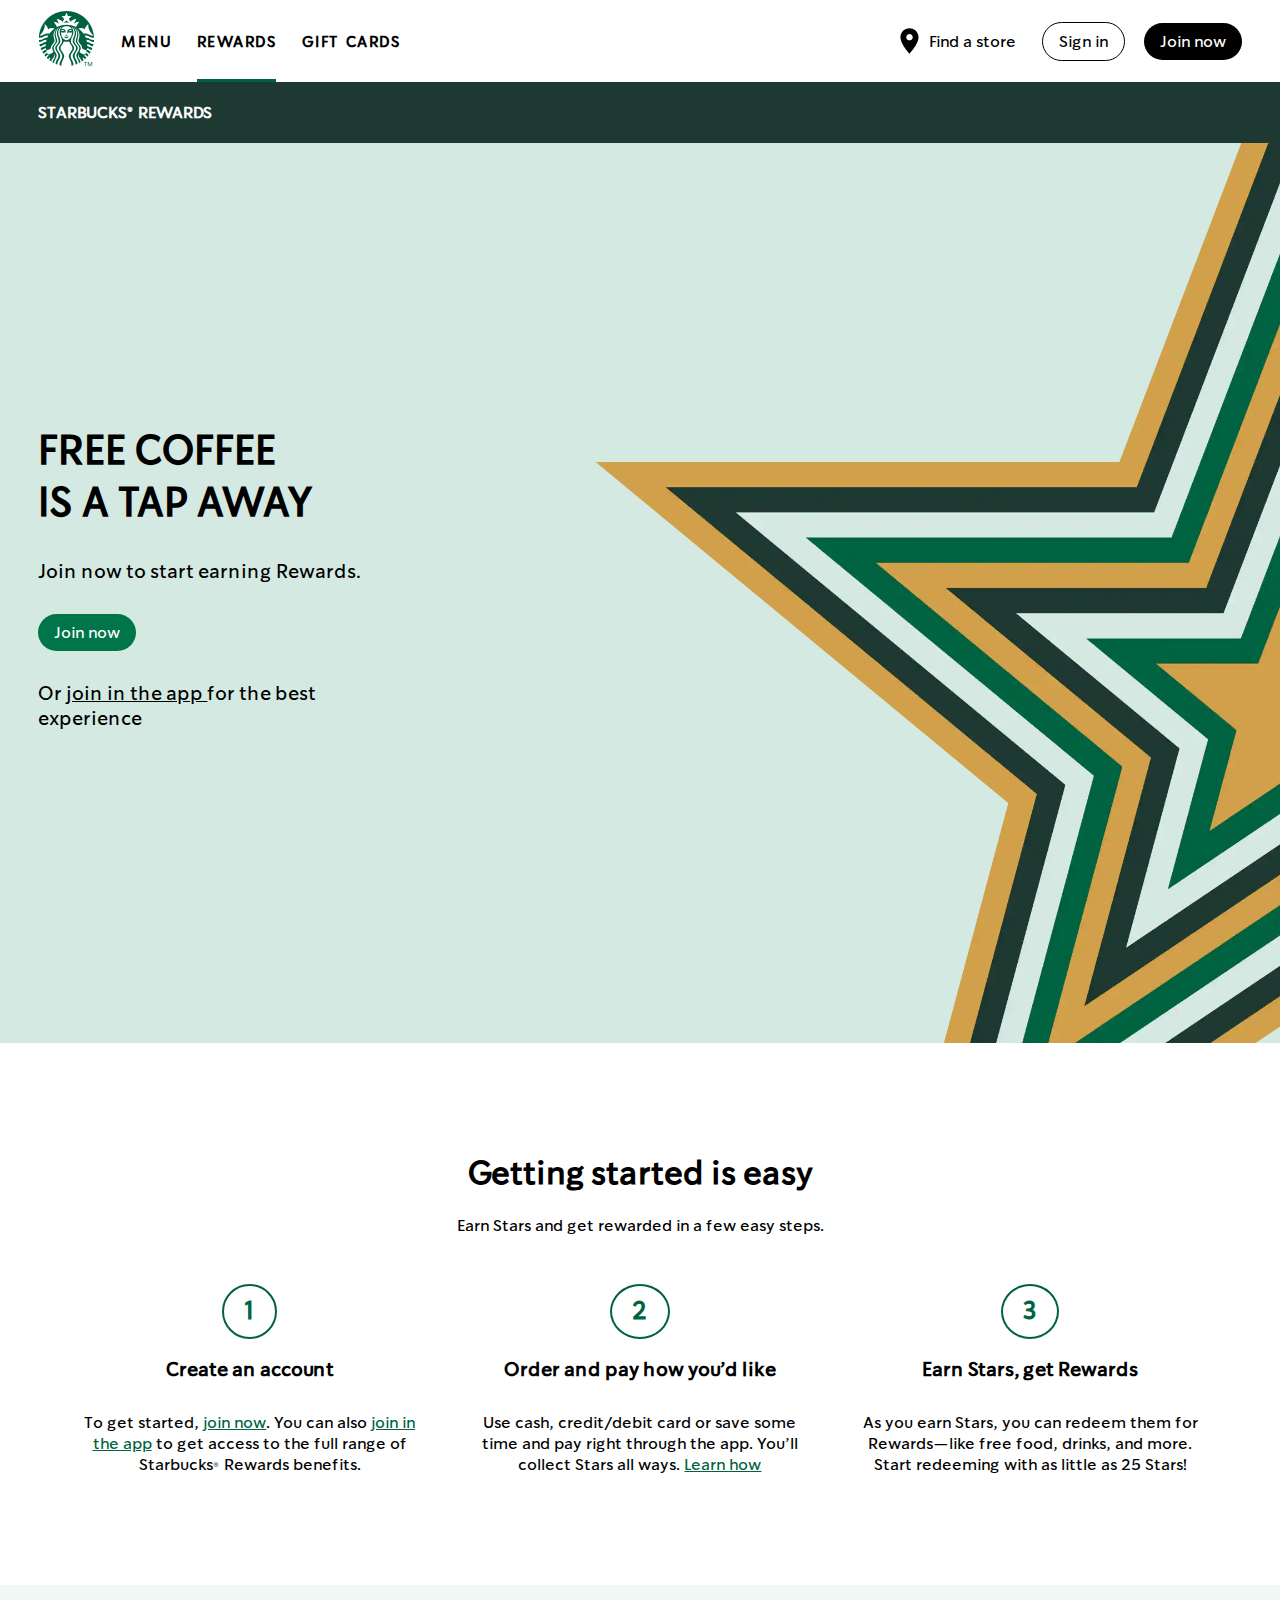
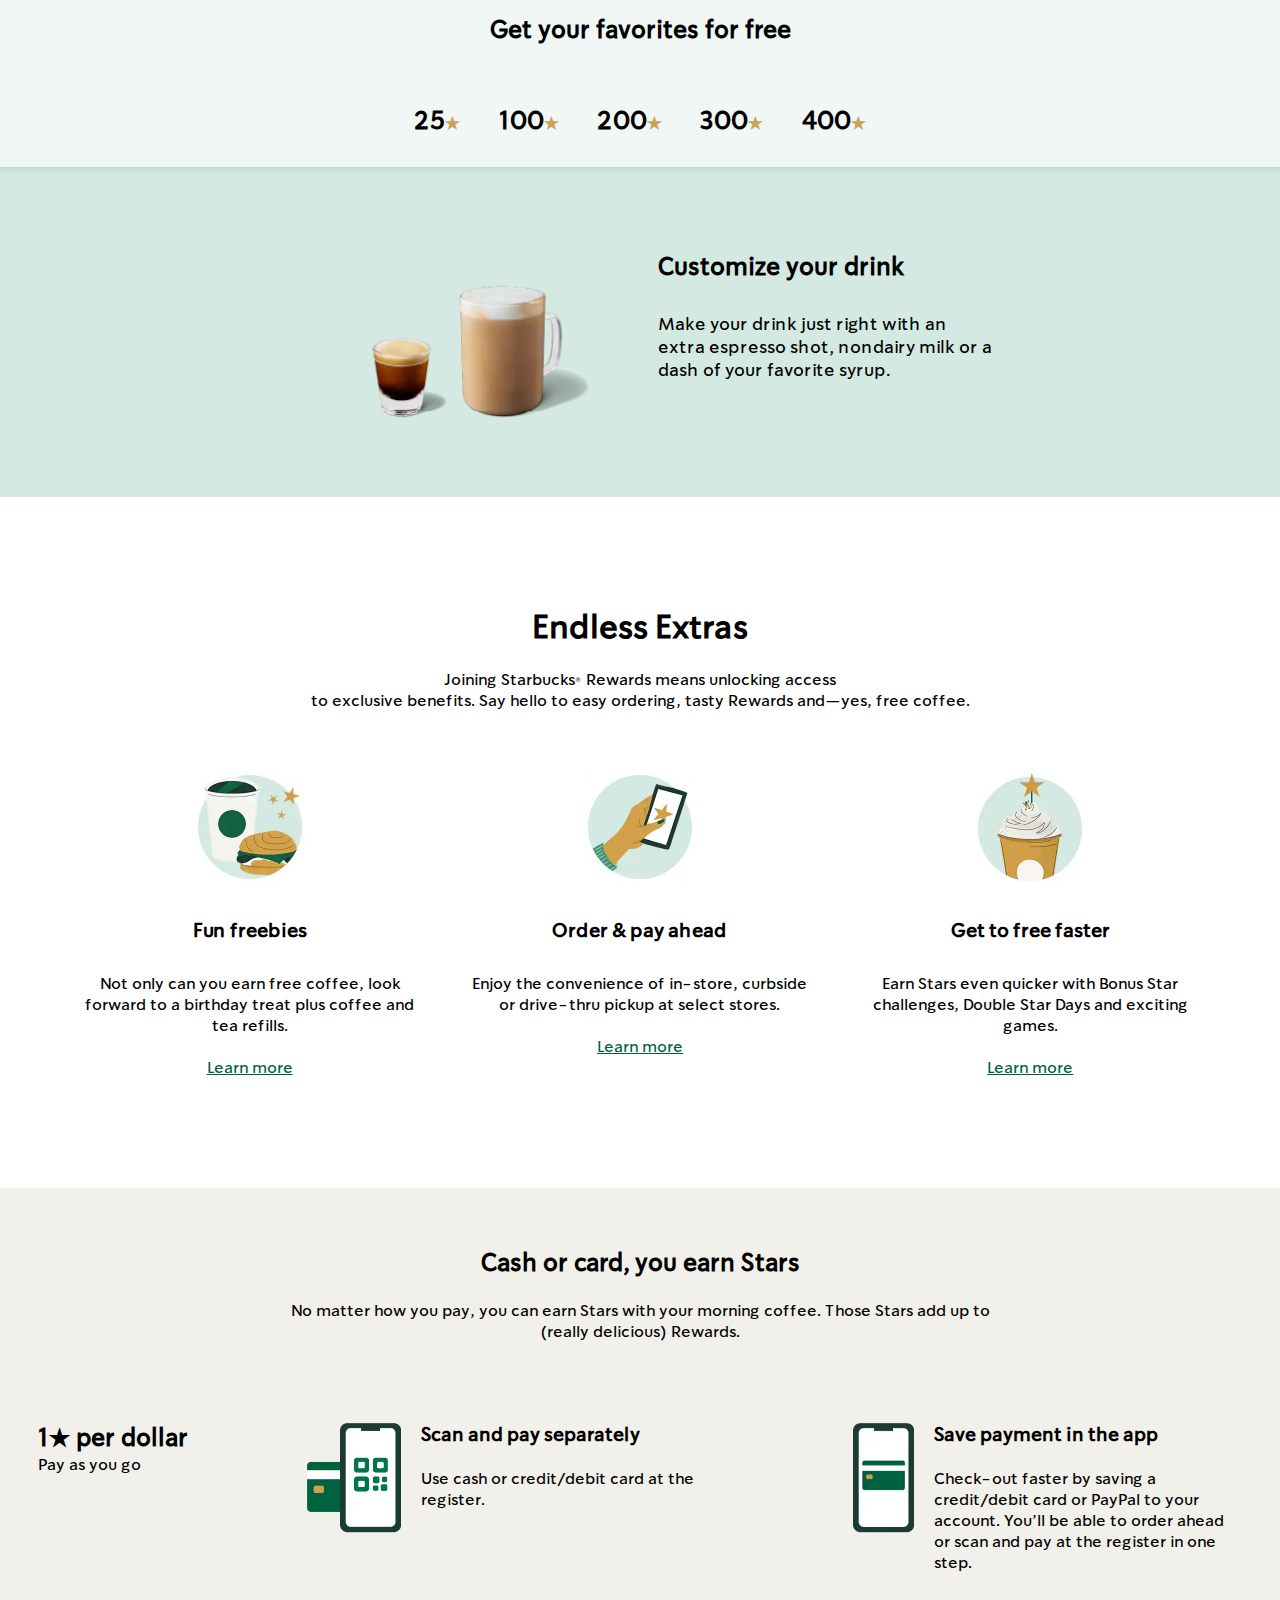
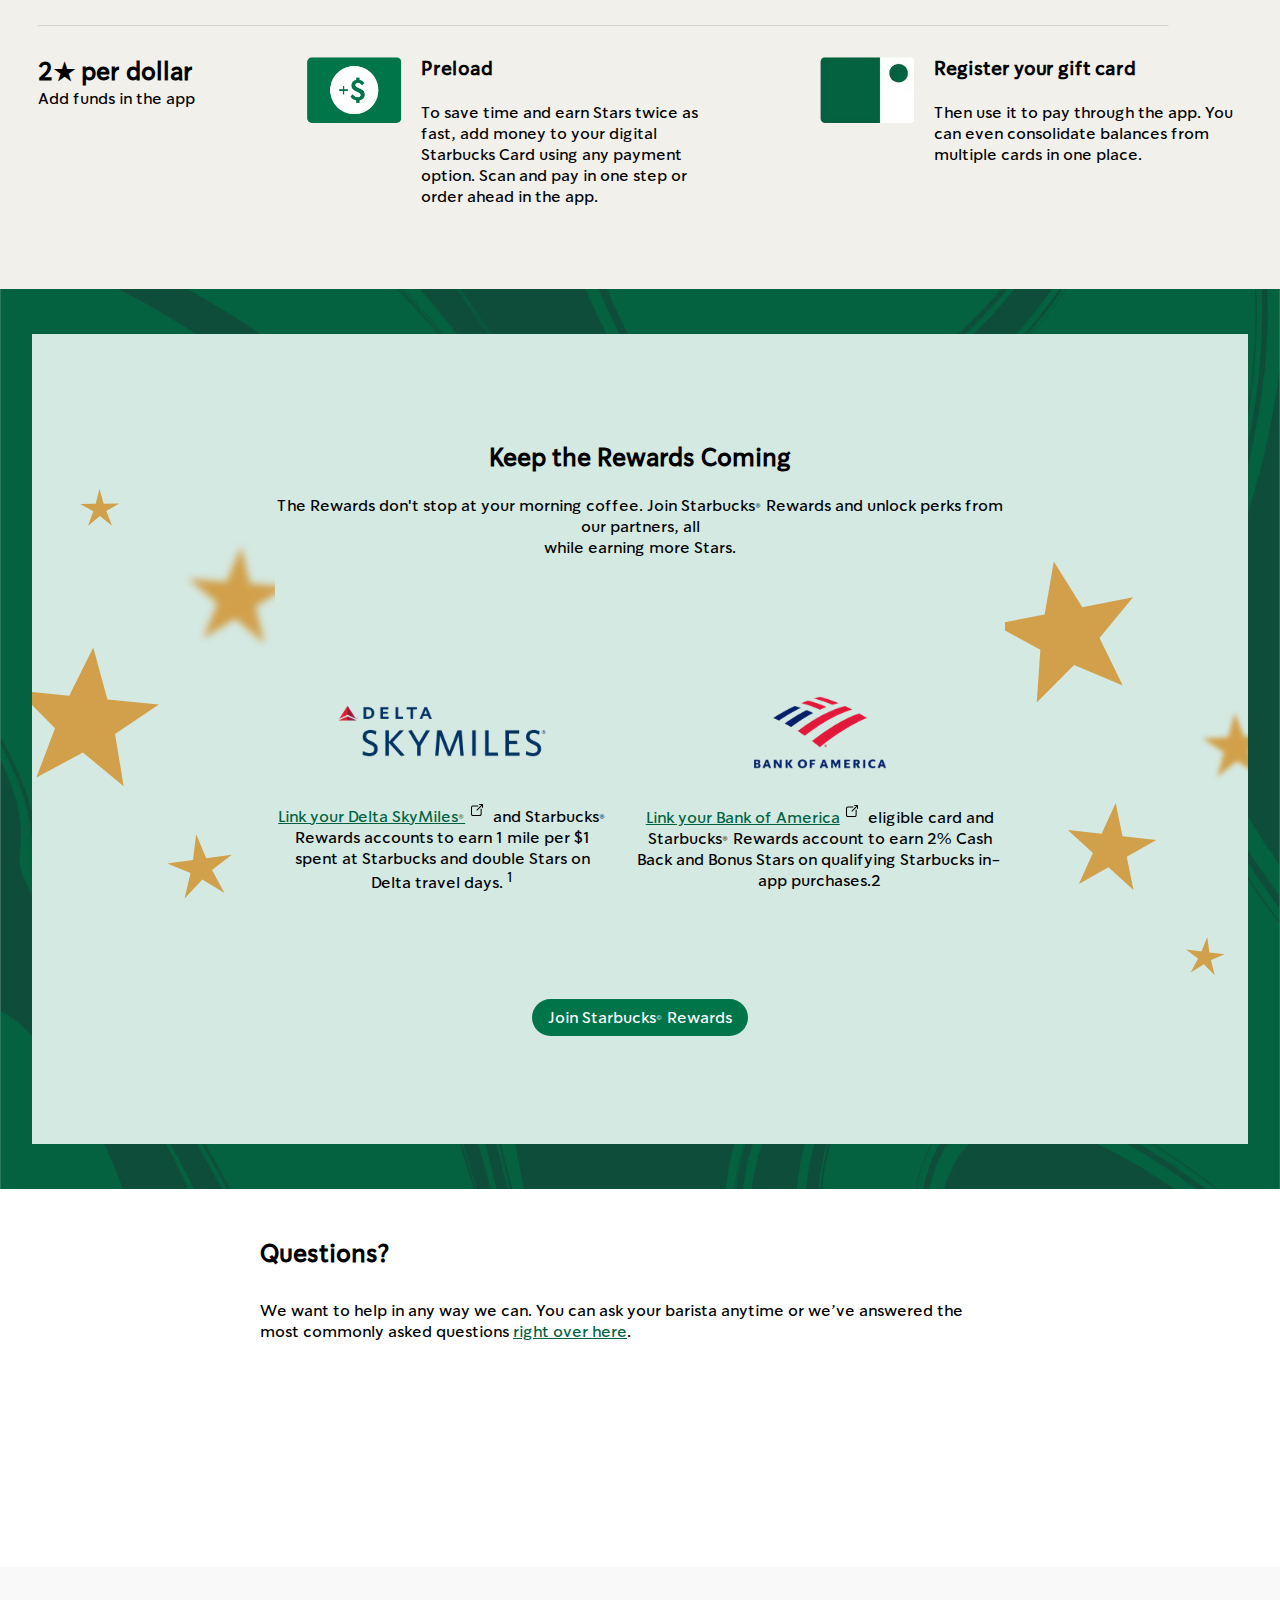
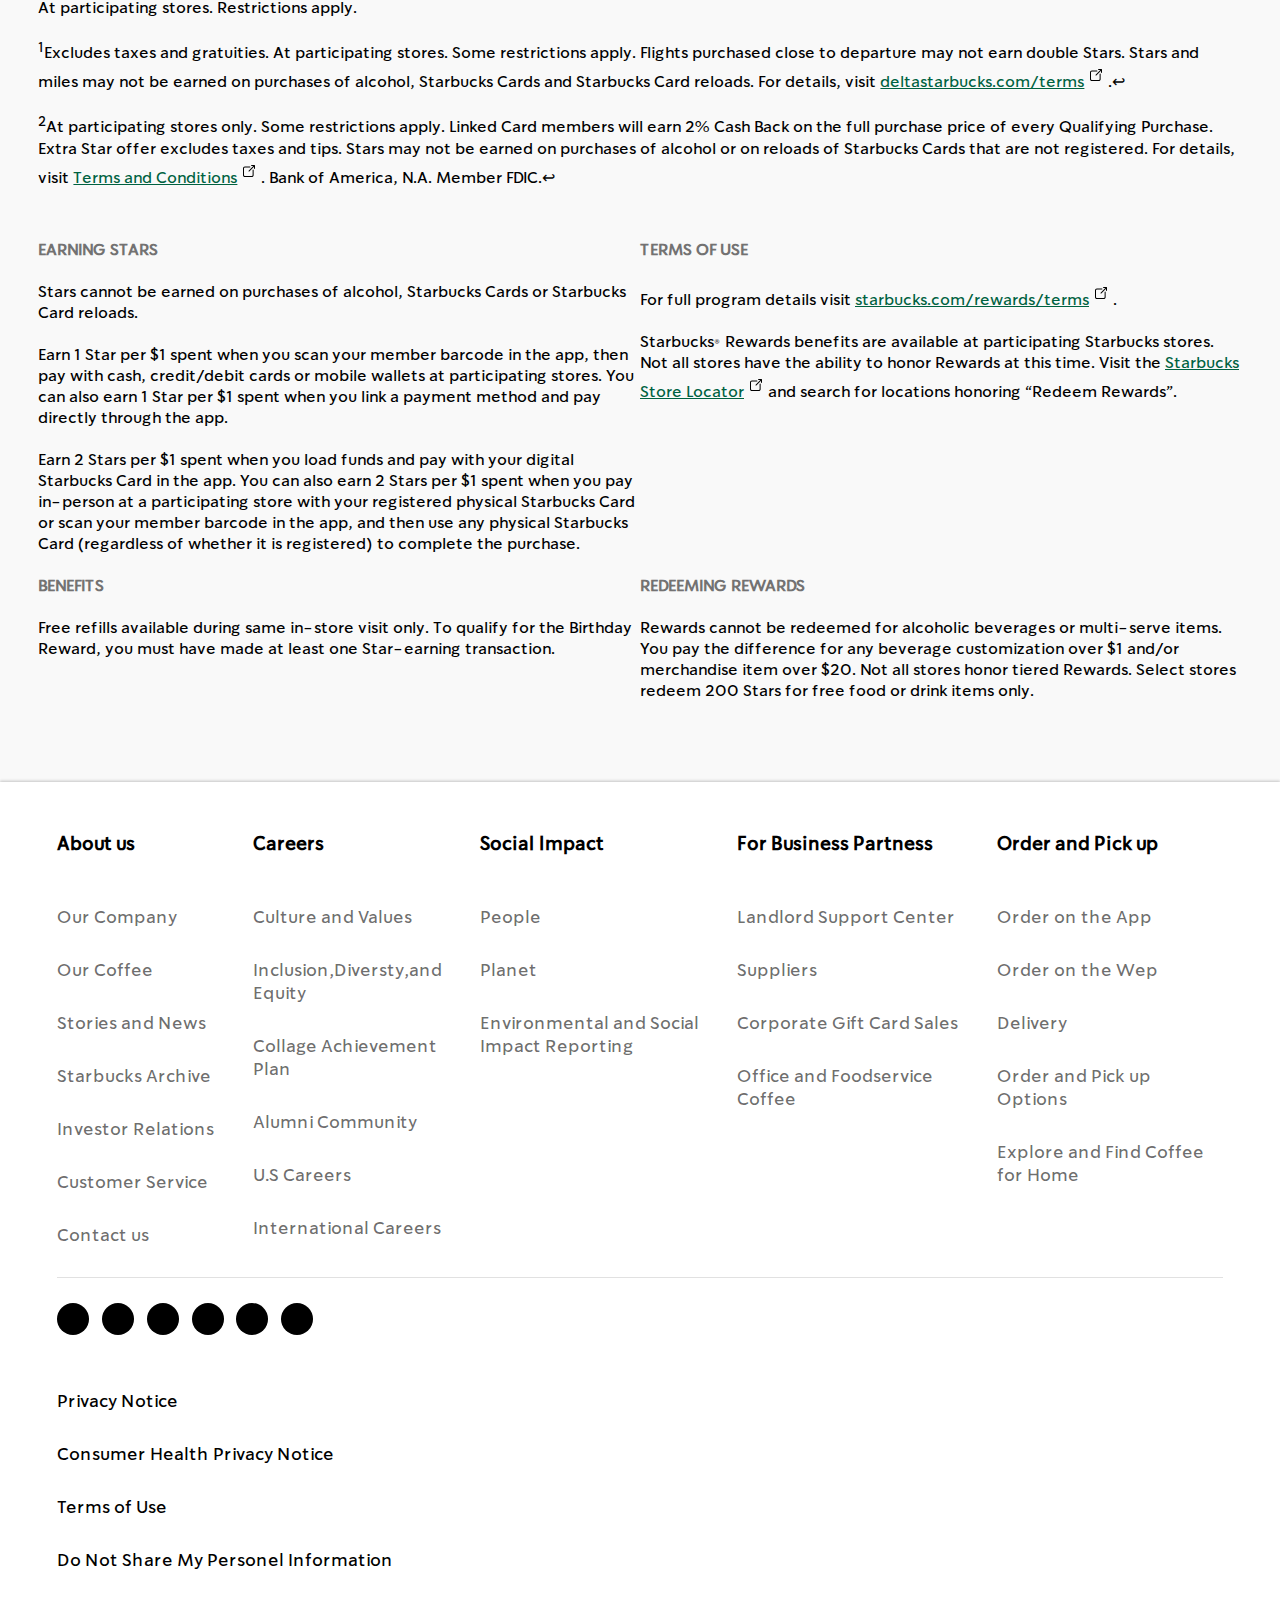
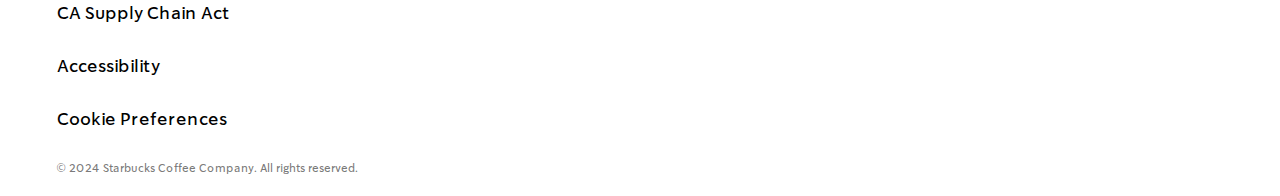
<file: pages/rewards.htm>
<!DOCTYPE html>
<html lang="en">
    <head>
        <meta charset="UTF-8">
        <meta name="viewport" content="width=device-width, initial-scale=1.0">
        <title>Starbucks© (fake) Rewards: Starbucks (fake) Coffee Company</title>
        <link rel="icon" type="image/x-icon" href="../img/starbuck-favicon.png">
        <link rel="stylesheet" href="https://cdnjs.cloudflare.com/ajax/libs/font-awesome/6.5.2/css/all.min.css" integrity="sha512-SnH5WK+bZxgPHs44uWIX+LLJAJ9/2PkPKZ5QiAj6Ta86w+fsb2TkcmfRyVX3pBnMFcV7oQPJkl9QevSCWr3W6A==" crossorigin="anonymous" referrerpolicy="no-referrer" />
        <link rel="stylesheet" href="../css/reset.css">
        <link rel="stylesheet" href="../css/font.css">
        <link href="../dist/hamburgers.css" rel="stylesheet">
        <link rel="stylesheet" href="../css/style.css">
    </head>
    <body>
        <header>
            <nav>
                <div class="container">
                    <div class="nav-left">
                        <a href="../index.htm"><svg aria-hidden="true" focusable="false" height="100%" viewBox="0 0 62 62" width="100%" xmlns="http://www.w3.org/2000/svg"><circle cx="31" cy="31" fill="#ffffff" r="30.002"></circle><path d="M34.017 13.969c-.263-.047-1.531-.26-3.017-.26s-2.754.212-3.017.26c-.151.027-.209-.121-.094-.207.104-.077 3.11-2.365 3.11-2.365l3.109 2.365c.117.086.06.234-.091.207zm-5.194 14.856s-.159.057-.201.197c.63.484 1.064 1.585 2.378 1.585s1.748-1.101 2.377-1.585c-.041-.141-.2-.197-.2-.197s-.823.194-2.177.194-2.177-.194-2.177-.194zm2.177-1.853c-.365 0-.445-.138-.694-.137-.237.001-.697.19-.797.363.007.088.039.167.103.237.532.08.772.376 1.389.376s.856-.296 1.389-.376c.062-.07.096-.148.103-.237-.099-.173-.56-.361-.798-.363-.25-.002-.331.137-.695.137zm29.956 5.673c-.038.717-.102 1.428-.19 2.131-3.396.562-4.61-2.464-8.089-2.312.208.738.377 1.49.507 2.258 2.869-.002 4.025 2.68 7.217 2.285-.168.82-.37 1.629-.603 2.426-2.524.248-3.413-2.26-6.334-2.191.024.416.037.836.037 1.26l-.012.701 5.672 2.164c-.297.807-.629 1.596-.991 2.369-1.705-.094-2.293-2.281-4.887-2.107-.078.561-.177 1.115-.295 1.662 2.253-.158 2.738 1.916 4.352 2.084-.411.75-.854 1.48-1.325 2.191-.956-.512-1.785-2.057-3.598-2.152.186-.574.349-1.156.487-1.748-1.608 0-3.447-.627-4.989-2.031.5-2.846-3.917-5.744-3.917-7.828 0-2.264 1.145-3.517 1.145-6.569 0-2.265-1.1-4.722-2.759-6.401-.321-.326-.65-.59-1.028-.827 1.524 1.886 2.694 4.122 2.694 6.712 0 2.874-1.337 4.391-1.337 7.044 0 2.652 3.88 4.947 3.88 7.682 0 1.076-.344 2.127-1.478 4.191 1.742 1.74 4.011 2.689 5.475 2.689.475 0 .73-.145.9-.518.146-.322.285-.648.416-.977 1.577.061 2.299 1.494 3.172 2.066-.479.643-.982 1.264-1.509 1.865-.585-.648-1.371-1.738-2.522-2.041-.206.4-.424.795-.653 1.182.991.27 1.669 1.27 2.194 1.928-.566.586-1.155 1.148-1.768 1.688-.383-.596-.979-1.352-1.647-1.76-.247.334-.504.66-.769.977.568.385 1.069 1.078 1.396 1.643-.708.568-1.44 1.107-2.198 1.611-.374-3.047-4.533-5.135-3.412-8.67-.368.623-.807 1.402-.807 2.34 0 2.559 2.726 4.59 2.943 7.133-.565.338-1.143.656-1.732.957-.098-2.795-2.984-5.854-2.984-8.148 0-2.561 3.354-5.133 3.354-8.156 0-3.025-3.87-5.119-3.87-7.775 0-2.654 1.646-4.181 1.646-7.583 0-2.492-1.184-5.014-3.013-6.625-.324-.286-.643-.513-1.026-.712 1.725 2.069 2.725 3.946 2.725 6.794 0 3.199-1.886 4.975-1.886 8.107 0 3.133 3.798 4.875 3.798 7.795s-3.535 5.381-3.535 8.381c0 2.729 3.116 5.453 3.162 8.691-.681.297-1.375.568-2.081.814.396-3.271-3.111-6.645-3.111-9.314 0-2.918 3.667-5.426 3.667-8.572 0-3.148-3.728-4.611-3.728-7.842 0-3.229 2.287-5.017 2.287-8.585 0-2.781-1.373-5.282-3.379-6.832l-.127-.096c-.189-.14-.345.029-.211.195 1.42 1.773 2.179 3.566 2.179 6.221 0 3.264-2.627 5.916-2.627 9.078 0 3.732 3.528 4.799 3.528 7.861 0 3.061-3.783 5.51-3.783 8.76 0 3.014 3.58 6.359 2.966 9.838-.718.186-1.446.348-2.185.48.672-4.332-2.84-7.443-2.84-10.277 0-3.068 3.918-5.803 3.918-8.801 0-2.828-2.812-3.752-3.182-6.645-.051-.395-.368-.688-.805-.615-.571.104-1.303.48-2.453.48s-1.882-.377-2.454-.48c-.436-.072-.753.221-.804.615-.369 2.893-3.183 3.816-3.183 6.645 0 2.998 3.919 5.732 3.919 8.801 0 2.834-3.512 5.945-2.841 10.277-.738-.133-1.467-.295-2.185-.48-.614-3.479 2.967-6.824 2.967-9.838 0-3.25-3.784-5.699-3.784-8.76 0-3.062 3.529-4.129 3.529-7.861 0-3.162-2.628-5.813-2.628-9.078 0-2.654.759-4.447 2.18-6.221.133-.166-.022-.335-.212-.195l-.126.096c-2.004 1.546-3.376 4.047-3.376 6.828 0 3.568 2.287 5.356 2.287 8.585 0 3.23-3.728 4.693-3.728 7.842 0 3.146 3.667 5.654 3.667 8.572 0 2.67-3.507 6.043-3.11 9.314-.707-.246-1.401-.518-2.082-.814.047-3.238 3.161-5.963 3.161-8.691 0-3-3.533-5.461-3.533-8.381s3.796-4.662 3.796-7.795c0-3.132-1.885-4.908-1.885-8.107 0-2.848.999-4.725 2.724-6.794-.384.199-.702.426-1.025.712-1.829 1.611-3.012 4.133-3.012 6.625 0 3.402 1.646 4.929 1.646 7.583 0 2.656-3.87 4.75-3.87 7.775 0 3.023 3.354 5.596 3.354 8.156 0 2.295-2.888 5.354-2.985 8.148-.589-.301-1.167-.619-1.732-.957.218-2.543 2.943-4.574 2.943-7.133 0-.938-.438-1.717-.807-2.34 1.121 3.535-3.038 5.623-3.412 8.67-.758-.504-1.491-1.043-2.198-1.611.326-.564.827-1.258 1.396-1.643-.266-.316-.522-.643-.769-.977-.669.408-1.266 1.164-1.648 1.76-.611-.539-1.201-1.102-1.767-1.688.525-.658 1.203-1.658 2.194-1.928-.229-.387-.447-.781-.653-1.182-1.151.303-1.938 1.393-2.522 2.041-.527-.602-1.031-1.223-1.509-1.865.873-.572 1.595-2.006 3.171-2.066.132.328.271.654.417.977.17.373.426.518.9.518 1.464 0 3.732-.949 5.475-2.689-1.134-2.064-1.478-3.115-1.478-4.191 0-2.734 3.88-5.029 3.88-7.682 0-2.653-1.337-4.17-1.337-7.044 0-2.59 1.17-4.826 2.694-6.712-.378.237-.707.501-1.028.827-1.659 1.68-2.759 4.136-2.759 6.401 0 3.052 1.146 4.305 1.146 6.569 0 2.084-4.418 4.982-3.918 7.828-1.542 1.404-3.381 2.031-4.99 2.031.14.592.303 1.174.487 1.748-1.812.096-2.641 1.641-3.598 2.152-.472-.711-.914-1.441-1.325-2.191 1.613-.168 2.099-2.242 4.353-2.084-.118-.547-.218-1.102-.296-1.662-2.594-.174-3.182 2.014-4.887 2.107-.362-.773-.694-1.562-.991-2.369l5.673-2.164-.012-.701c0-.424.013-.844.036-1.26-2.921-.068-3.81 2.439-6.334 2.191-.232-.797-.435-1.605-.602-2.426 3.19.395 4.347-2.287 7.217-2.285.13-.768.299-1.52.506-2.258-3.479-.151-4.693 2.875-8.088 2.312-.089-.703-.152-1.414-.19-2.131 3.947.441 5.427-2.804 9.021-2.407.339-.859.733-1.69 1.177-2.49-4.506-.792-6.036 2.976-10.23 2.397.453-16.171 13.706-29.143 29.989-29.143s29.536 12.972 29.989 29.147c-4.195.579-5.725-3.188-10.23-2.397.443.8.837 1.631 1.177 2.49 3.592-.398 5.072 2.848 9.02 2.407zm-42.852-12.583c-2.209-.903-4.883-.695-7.167.772-.354-2.125-1.507-4.013-3.149-5.152-.227-.157-.463-.008-.442.255.347 4.49-2.278 8.389-5.506 11.816 3.327 1 6.159-3.284 10.474-1.789 1.548-2.305 3.514-4.308 5.79-5.902zm12.896-2.716c-2.785 0-5.118 1.575-5.729 3.61-.047.156.017.257.197.176.501-.225 1.071-.333 1.69-.333 1.136 0 2.137.417 2.729 1.143.262.864.284 2.115-.012 2.829-.468-.105-.636-.467-1.093-.467s-.811.321-1.586.321c-.774 0-.865-.366-1.374-.366-.599 0-.709.617-.709 1.313 0 3.103 2.852 7.373 5.886 7.373 3.033 0 5.885-4.27 5.885-7.373 0-.696-.143-1.292-.769-1.373-.312.225-.599.426-1.313.426-.775 0-.989-.321-1.445-.321-.551 0-.496 1.162-1.15 1.227-.436-1.048-.457-2.392-.095-3.589.593-.726 1.593-1.143 2.729-1.143.619 0 1.193.109 1.689.333.181.081.244-.021.197-.176-.61-2.035-2.942-3.61-5.727-3.61zm4.434 4.452c-.668 0-1.451.205-1.943.753-.051.149-.051.371.021.519 1.211-.415 2.279-.431 2.795.146.275-.25.363-.475.363-.736 0-.403-.41-.682-1.236-.682zm-9.741 1.418c.584-.585 1.815-.56 3.094-.088.056-.636-1.083-1.331-2.221-1.331-.827 0-1.236.279-1.236.683 0 .261.088.487.363.736zm19.194-10.504c-2.199.157-4.109.912-5.654 2.17.656-1.86 1.489-3.487 2.545-5.064-2.8.297-5.141 1.321-6.849 3.071l-1.337-3.505 2.968-2.621-3.974-.281-1.586-3.696-1.587 3.696-3.974.281 2.968 2.621-1.336 3.505c-1.709-1.75-4.05-2.774-6.848-3.071 1.054 1.578 1.887 3.205 2.543 5.064-1.544-1.259-3.454-2.014-5.653-2.17 1.319 1.696 2.488 3.504 3.354 5.448.098.219.308.291.535.178 3.012-1.497 6.406-2.339 9.997-2.339s6.984.843 9.998 2.339c.227.113.437.041.534-.178.867-1.944 2.036-3.752 3.356-5.448zm4.801 13.254c4.313-1.495 7.146 2.788 10.473 1.789-3.228-3.427-5.852-7.326-5.505-11.816.021-.263-.216-.413-.442-.255-1.643 1.139-2.796 3.027-3.149 5.152-2.285-1.467-4.958-1.676-7.167-.772 2.273 1.592 4.24 3.595 5.79 5.902z" fill="#006241"></path><g fill="#006241"><path d="M53.595 57.01h-1.526v4.105h-.547v-4.105h-1.522v-.51h3.595v.51zM54.236 56.5h.811l1.57 3.618h.011l1.574-3.618h.798v4.615h-.551v-3.869h-.012l-1.653 3.869h-.333l-1.659-3.869h-.011v3.869h-.545v-4.615z"></path></g></svg></a>
                        <ul>
                            <li><a href="menu.htm">Menu</a></li>
                            <li><a href="rewards.htm" style="border-bottom: 6px solid #006241; padding: 27px 0;">rewards</a></li>
                            <li><a href="giftcards.htm">gift cards</a></li>
                        </ul>
                    </div>
                    <div class="nav-right">
                        <div class="bars" onclick="openBurger()">
                            <div class="hamburger hamburger--spin" tabindex="0"
                                aria-label="Menu" role="button" aria-controls="navigation">
                                <div class="hamburger-box">
                                    <div class="hamburger-inner"></div>
                                </div>
                            </div>
                        </div>
                        <a href="#"><svg aria-hidden="true" class="valign-middle pr2" focusable="false" preserveAspectRatio="xMidYMid meet" style="width:32px;height:32px;overflow:visible;fill:currentColor" viewBox="0 0 24 24"><path d="M12,11.475 C10.5214286,11.475 9.32142857,10.299 9.32142857,8.85 C9.32142857,7.401 10.5214286,6.225 12,6.225 C13.4785714,6.225 14.6785714,7.401 14.6785714,8.85 C14.6785714,10.299 13.4785714,11.475 12,11.475 M12,1.5 C7.85357143,1.5 4.5,4.7865 4.5,8.85 C4.5,14.3625 12,22.5 12,22.5 C12,22.5 19.5,14.3625 19.5,8.85 C19.5,4.7865 16.1464286,1.5 12,1.5"></path></svg>Find a store</a>
                        <div class="nav-btns">
                            <button>Sign in</button>
                            <button>Join now</button>
                        </div>
                    </div>
                </div>
            </nav>
            <div class="burgermenu">
                <div class="nav-left">
                    <ul>
                        <li><a href="menu.htm">Menu</a></li>
                        <li><a href="rewards.htm">rewards</a></li>
                        <li><a href="giftcards.htm">gift cards</a></li>
                    </ul> <hr>
                </div>
                <div class="nav-right">
                    <div class="nav-btns">
                        <button>Sign in</button>
                        <button>Join now</button>
                    </div>
                    <a href="#"><svg aria-hidden="true" class="valign-middle pr2" focusable="false" preserveAspectRatio="xMidYMid meet" style="width:32px;height:32px;overflow:visible;fill:currentColor" viewBox="0 0 24 24"><path d="M12,11.475 C10.5214286,11.475 9.32142857,10.299 9.32142857,8.85 C9.32142857,7.401 10.5214286,6.225 12,6.225 C13.4785714,6.225 14.6785714,7.401 14.6785714,8.85 C14.6785714,10.299 13.4785714,11.475 12,11.475 M12,1.5 C7.85357143,1.5 4.5,4.7865 4.5,8.85 C4.5,14.3625 12,22.5 12,22.5 C12,22.5 19.5,14.3625 19.5,8.85 C19.5,4.7865 16.1464286,1.5 12,1.5"></path></svg>Find a store</a>
                </div>
            </div>
        </header>
        <main>
            <div class="nav-reward" style="background-color: #1e3932;">
                <div class="container">
                    <h4>STARBUCKS® REWARDS</h4>
                    <button>Join the app</button>
                </div>
            </div>
            <div class="star">
                <div class="star-text container">
                    <h2>FREE COFFEE <br>IS A TAP AWAY</h2>
                    <p>Join now to start earning Rewards.</p>
                    <button>Join now</button>
                    <p>Or <a href="">join in the app </a> for the best <br> experience</p>
                </div>
            </div>
            <div class="getstarted">
                <div class="title p20">
                    <h2>Getting started is easy</h2> <br>
                    <p>Earn Stars and get rewarded in a few easy steps.</p>
                </div>
                <div class="steps p20">
                    <div class="step">
                        <div><span> 1 </span></div>
                        <div class="step-text">
                            <h3>Create an account</h3>
                            <p>To get started, <a href=""> join now</a>. You can also <a href=""> join in the app</a> to get access to the full range of Starbucks® Rewards benefits.</p>
                        </div>
                    </div>
                    <div class="step">
                        <div><span>2</span></div>
                        <div class="step-text">
                            <h3>Order and pay how you’d like</h3>
                            <p>Use cash, credit/debit card or save some time and pay right through the app. You’ll collect Stars all ways. <a href=""> Learn how</a></p>
                        </div>
                    </div>
                    <div class="step">
                        <div><span>3</span></div>
                        <div class="step-text">
                            <h3>Earn Stars, get Rewards</h3>
                            <p>As you earn Stars, you can redeem them for Rewards—like free food, drinks, and more. Start redeeming with as little as 25 Stars!</p>
                        </div>
                    </div>
                </div>
            </div>
            <div class="getfavorites">
                <div class="title ">
                    <h2 class="p20">Get your favorites for free</h2>
                    <div class="numbers p20">
                        <span onclick="ulduzlar(25)" class="num">25<span id="ulduz">★</span></span>
                        <span onclick="ulduzlar(100)" class="num">100<span id="ulduz">★</span></span>
                        <span onclick="ulduzlar(200)" class="num">200<span id="ulduz">★</span></span>
                        <span onclick="ulduzlar(300)" class="num">300<span id="ulduz">★</span></span>
                        <span onclick="ulduzlar(400)" class="num">400<span id="ulduz">★</span></span>
                    </div>
                </div>
                <div class="content p20">
                    <div class="box p20">
                        <img src="../img/25.webp" alt="">
                        <div class="text">
                            <h2>Customize your drink</h2>
                            <p class="p20">Make your drink just right with an extra espresso shot, nondairy milk or a dash of your favorite syrup.</p>
                        </div>
                    </div>
                </div>
            </div>
            <div class="getstarted Endless-Extras">
                <div class="title p20">
                    <h2>Endless Extras</h2> <br>
                    <p>Joining Starbucks® Rewards means unlocking access <br> to exclusive benefits. Say hello to easy ordering, tasty Rewards and—yes, free coffee.</p>
                </div>
                <div class="steps p20">
                    <div class="step">
                        <div><img src="../img/extra1.webp" alt=""></div>
                        <div class="step-text">
                            <h3>Fun freebies</h3>
                            <p>Not only can you earn free coffee, look forward to a birthday treat plus coffee and tea refills.</p> <br>
                            <a href="">Learn more</a>
                        </div>
                    </div>
                    <div class="step">
                        <div><img src="../img/extra2.webp" alt=""></div>
                        <div class="step-text">
                            <h3>Order & pay ahead</h3>
                            <p>Enjoy the convenience of in-store, curbside or drive-thru pickup at select stores.</p> <br>
                            <a href="">Learn more</a>
                        </div>
                    </div>
                    <div class="step">
                        <div><img src="../img/extra3.webp" alt=""></div>
                        <div class="step-text">
                            <h3>Get to free faster</h3>
                            <p>Earn Stars even quicker with Bonus Star challenges, Double Star Days and exciting games.</p> <br>
                            <a href="">Learn more</a>
                        </div>
                    </div>
                </div>
            </div>
            <div class="cashCard p20">
                <div class="title txtcenter p20">
                    <h2>Cash or card, you earn Stars</h2> <br>
                    <p>No matter how you pay, you can earn Stars with your morning coffee. Those Stars add up to <br> (really delicious) Rewards.</p>
                </div> <br>
                <div class="col container p20">
                    <div class="row df">
                        <div class="dollar">
                            <h2>1★ per dollar</h2>
                            <p>Pay as you go</p>
                        </div>
                        <div class="phones df">
                            <div class="phone df">
                                <img src="../img/1A.png" alt="">
                                <div class="phone-text">
                                    <h3>Scan and pay separately</h3> <br>
                                    <p>Use cash or credit/debit card at the register.</p>
                                </div>
                            </div>
                            <div class="phone df">
                                <img src="../img/1B.webp" alt="">
                                <div class="phone-text">
                                    <h3>Save payment in the app</h3> <br>
                                    <p>Check-out faster by saving a credit/debit card or PayPal to your account. You’ll be able to order ahead or scan and pay at the register in one step.                                    </p>
                                </div>
                            </div>
                        </div>
                    </div>  <hr>
                    <div class="row df">
                        <div class="dollar">
                            <h2>2★ per dollar</h2>
                            <p>Add funds in the app</p>
                        </div>
                        <div class="phones df">
                            <div class="phone df">
                                <img src="../img/2A.png" alt="">
                                <div class="phone-text">
                                    <h3>Preload</h3> <br>
                                    <p>To save time and earn Stars twice as fast, add money to your digital Starbucks Card using any payment option. Scan and pay in one step or order ahead in the app.</p>
                                </div>
                            </div>
                            <div class="phone df">
                                <img src="../img/2B.webp" alt="">
                                <div class="phone-text">
                                    <h3>Register your gift card</h3> <br>
                                    <p>Then use it to pay through the app. You can even consolidate balances from multiple cards in one place.</p>
                                </div>
                            </div>
                        </div>
                    </div>
                </div>
            </div>
            <div class="keepReward">
                <div class="green-bg">
                    <div class="inner p20">
                        <div id="star-left"></div>
                        <div class="middle">
                            <div class="title txtcenter p20">
                                <h2>Keep the Rewards Coming</h2> <br>
                                <p>The Rewards don't stop at your morning coffee. Join Starbucks® Rewards and unlock perks from our partners, all <br> while earning more Stars.</p>
                            </div> <br>
                            <div class="inner-sum df ">
                                <div>
                                    <img src="../img/delta-skymiles.webp" alt="">
                                    <p><a href="">Link your Delta SkyMiles®</a><svg aria-hidden="true" class="valign-middle " focusable="false" preserveAspectRatio="xMidYMid meet" viewBox="0 0 24 24" style="width: 24px; height: 24px; overflow: visible; fill: currentcolor;"><path d="M14.75 18H7.875C6.84 18 6 17.16 6 16.125V9.25c0-1.036.84-1.875 1.875-1.875h5.11c.276 0 .5.224.5.5s-.224.5-.5.5h-5.11c-.483 0-.875.392-.875.875v6.875c0 .483.392.875.875.875h6.875c.483 0 .875-.392.875-.875V11c0-.276.224-.5.5-.5s.5.224.5.5v5.125c0 1.035-.84 1.875-1.875 1.875zM14 6.5c0-.276.224-.5.5-.5h3c.276 0 .5.224.5.5v3c0 .276-.224.5-.5.5s-.5-.224-.5-.5V7.72l-4.66 4.74c-.19.196-.507.2-.704.005-.197-.193-.2-.51-.006-.707L16.307 7H14.5c-.276 0-.5-.224-.5-.5z"></path></svg>
                                        and Starbucks® Rewards accounts to earn 1 mile per $1 spent at Starbucks and double Stars on Delta travel days. <sup>1</sup></p>
                                </div>
                                <div>
                                    <img src="../img/bank-of-america.webp" alt="">
                                    <p><a href="">Link your Bank of America</a><svg aria-hidden="true" class="valign-middle " focusable="false" preserveAspectRatio="xMidYMid meet" viewBox="0 0 24 24" style="width: 24px; height: 24px; overflow: visible; fill: currentcolor;"><path d="M14.75 18H7.875C6.84 18 6 17.16 6 16.125V9.25c0-1.036.84-1.875 1.875-1.875h5.11c.276 0 .5.224.5.5s-.224.5-.5.5h-5.11c-.483 0-.875.392-.875.875v6.875c0 .483.392.875.875.875h6.875c.483 0 .875-.392.875-.875V11c0-.276.224-.5.5-.5s.5.224.5.5v5.125c0 1.035-.84 1.875-1.875 1.875zM14 6.5c0-.276.224-.5.5-.5h3c.276 0 .5.224.5.5v3c0 .276-.224.5-.5.5s-.5-.224-.5-.5V7.72l-4.66 4.74c-.19.196-.507.2-.704.005-.197-.193-.2-.51-.006-.707L16.307 7H14.5c-.276 0-.5-.224-.5-.5z"></path></svg>
                                        eligible card and Starbucks® Rewards account to earn 2% Cash Back and Bonus Stars on qualifying Starbucks in-app purchases.2</p>
                                </div>
                            </div>
                            <div class="btn txtcenter p20"><button>Join Starbucks© Rewards</button></div>
                        </div>
                        <div id="star-right"></div>
                    </div>
                </div>
            </div>
            <div class="questions">
                <h2 class="p20">Questions?</h2>
                <p>We want to help in any way we can. You can ask your barista anytime or we’ve answered the <br> most commonly asked questions <a href="">right over here</a>.</p>
            </div>
            <div class="about p20">
                <div class="container">
                    <p>At participating stores. Restrictions apply.</p> <br>
                    <p><sup>1</sup>Excludes taxes and gratuities. At participating stores. Some restrictions apply. Flights purchased close to departure may not earn double Stars. Stars and miles may not be earned on purchases of alcohol, Starbucks Cards and Starbucks Card reloads. For details, visit 
                        <a href="deltastarbucks.com/terms">deltastarbucks.com/terms</a><svg aria-hidden="true" class="valign-middle " focusable="false" preserveAspectRatio="xMidYMid meet" viewBox="0 0 24 24" style="width: 24px; height: 24px; overflow: visible; fill: currentcolor;"><path d="M14.75 18H7.875C6.84 18 6 17.16 6 16.125V9.25c0-1.036.84-1.875 1.875-1.875h5.11c.276 0 .5.224.5.5s-.224.5-.5.5h-5.11c-.483 0-.875.392-.875.875v6.875c0 .483.392.875.875.875h6.875c.483 0 .875-.392.875-.875V11c0-.276.224-.5.5-.5s.5.224.5.5v5.125c0 1.035-.84 1.875-1.875 1.875zM14 6.5c0-.276.224-.5.5-.5h3c.276 0 .5.224.5.5v3c0 .276-.224.5-.5.5s-.5-.224-.5-.5V7.72l-4.66 4.74c-.19.196-.507.2-.704.005-.197-.193-.2-.51-.006-.707L16.307 7H14.5c-.276 0-.5-.224-.5-.5z"></path></svg>.↩</p> <br>
                    <p><sup>2</sup>At participating stores only. Some restrictions apply. Linked Card members will earn 2% Cash Back on the full purchase price of every Qualifying Purchase. Extra Star offer excludes taxes and tips. Stars may not be earned on purchases of alcohol or on reloads of Starbucks Cards that are not registered. For details, visit 
                        <a href="">Terms and Conditions</a><svg aria-hidden="true" class="valign-middle " focusable="false" preserveAspectRatio="xMidYMid meet" viewBox="0 0 24 24" style="width: 24px; height: 24px; overflow: visible; fill: currentcolor;"><path d="M14.75 18H7.875C6.84 18 6 17.16 6 16.125V9.25c0-1.036.84-1.875 1.875-1.875h5.11c.276 0 .5.224.5.5s-.224.5-.5.5h-5.11c-.483 0-.875.392-.875.875v6.875c0 .483.392.875.875.875h6.875c.483 0 .875-.392.875-.875V11c0-.276.224-.5.5-.5s.5.224.5.5v5.125c0 1.035-.84 1.875-1.875 1.875zM14 6.5c0-.276.224-.5.5-.5h3c.276 0 .5.224.5.5v3c0 .276-.224.5-.5.5s-.5-.224-.5-.5V7.72l-4.66 4.74c-.19.196-.507.2-.704.005-.197-.193-.2-.51-.006-.707L16.307 7H14.5c-.276 0-.5-.224-.5-.5z"></path></svg>. Bank of America, N.A. Member FDIC.↩</p> <br>
                    <div class="about-bottom df p20">
                        <div class="df fcolumn">
                            <div class="w50">
                                <h4 class="txtgray">EARNING STARS</h4> <br>
                                <p>Stars cannot be earned on purchases of alcohol, Starbucks Cards or Starbucks Card reloads.</p> <br>
                                <p>Earn 1 Star per $1 spent when you scan your member barcode in the app, then pay with cash, credit/debit cards or mobile wallets at participating stores. You can also earn 1 Star per $1 spent when you link a payment method and pay directly through the app.</p> <br>
                                <p>Earn 2 Stars per $1 spent when you load funds and pay with your digital Starbucks Card in the app. You can also earn 2 Stars per $1 spent when you pay in-person at a participating store with your registered physical Starbucks Card or scan your member barcode in the app, and then use any physical Starbucks Card (regardless of whether it is registered) to complete the purchase.</p> <br>
                            </div>
                            <div class="w50">
                                <h4 class="txtgray">TERMS OF USE</h4> <br>
                                <p>For full program details visit <a href="starbucks.com/rewards/terms">starbucks.com/rewards/terms</a><svg aria-hidden="true" class="valign-middle " focusable="false" preserveAspectRatio="xMidYMid meet" viewBox="0 0 24 24" style="width: 24px; height: 24px; overflow: visible; fill: currentcolor;"><path d="M14.75 18H7.875C6.84 18 6 17.16 6 16.125V9.25c0-1.036.84-1.875 1.875-1.875h5.11c.276 0 .5.224.5.5s-.224.5-.5.5h-5.11c-.483 0-.875.392-.875.875v6.875c0 .483.392.875.875.875h6.875c.483 0 .875-.392.875-.875V11c0-.276.224-.5.5-.5s.5.224.5.5v5.125c0 1.035-.84 1.875-1.875 1.875zM14 6.5c0-.276.224-.5.5-.5h3c.276 0 .5.224.5.5v3c0 .276-.224.5-.5.5s-.5-.224-.5-.5V7.72l-4.66 4.74c-.19.196-.507.2-.704.005-.197-.193-.2-.51-.006-.707L16.307 7H14.5c-.276 0-.5-.224-.5-.5z"></path></svg>.</p> <br>
                                <p>Starbucks® Rewards benefits are available at participating Starbucks stores. Not all stores have the ability to honor Rewards at this time. Visit the <a href="">Starbucks Store Locator</a><svg aria-hidden="true" class="valign-middle " focusable="false" preserveAspectRatio="xMidYMid meet" viewBox="0 0 24 24" style="width: 24px; height: 24px; overflow: visible; fill: currentcolor;"><path d="M14.75 18H7.875C6.84 18 6 17.16 6 16.125V9.25c0-1.036.84-1.875 1.875-1.875h5.11c.276 0 .5.224.5.5s-.224.5-.5.5h-5.11c-.483 0-.875.392-.875.875v6.875c0 .483.392.875.875.875h6.875c.483 0 .875-.392.875-.875V11c0-.276.224-.5.5-.5s.5.224.5.5v5.125c0 1.035-.84 1.875-1.875 1.875zM14 6.5c0-.276.224-.5.5-.5h3c.276 0 .5.224.5.5v3c0 .276-.224.5-.5.5s-.5-.224-.5-.5V7.72l-4.66 4.74c-.19.196-.507.2-.704.005-.197-.193-.2-.51-.006-.707L16.307 7H14.5c-.276 0-.5-.224-.5-.5z"></path></svg>and search for locations honoring “Redeem Rewards”.</p> <br>
                            </div>
                        </div>
                        <div class="df fcolumn">
                            <div class="w50">
                                <h4 class="txtgray">BENEFITS</h4> <br>
                                <p>Free refills available during same in-store visit only. To qualify for the Birthday Reward, you must have made at least one Star-earning transaction.</p> <br>
                            </div>
                            <div class="w50">
                                <h4 class="txtgray">REDEEMING REWARDS</h4> <br>
                                <p>Rewards cannot be redeemed for alcoholic beverages or multi-serve items. You pay the difference for any beverage customization over $1 and/or merchandise item over $20. Not all stores honor tiered Rewards. Select stores redeem 200 Stars for free food or drink items only.</p> <br>
                            </div>
                        </div>
                    </div>
                </div>
            </div>
        </main>
        <footer>
            <div class="accardions wrapper">
                <button class="accordion">About us</button>
                <div class="panel">
                    <ul>
                        <li><a href="">Our Company</a></li>
                        <li><a href="">Our Coffee</a></li>
                        <li><a href="">Stories and News</a></li>
                        <li><a href="">Starbucks Archive</a></li>
                        <li><a href="">Investor Relations</a></li>
                        <li><a href="">Customer Service</a></li>
                        <li><a href="">Contact us</a></li>
                    </ul>
                </div>
                <button class="accordion">Careers</button>
                <div class="panel">
                    <ul>
                        <li><a href="">Culture and Values</a></li>
                        <li><a href="">Inclusion,Diversty,and Equity</a></li>
                        <li><a href="">Collage Achievement Plan</a></li>
                        <li><a href="">Alumni Community</a></li>
                        <li><a href="">U.S Careers</a></li>
                        <li><a href="">International Careers</a></li>
                    </ul>
                </div>
                <button class="accordion">Social Impact</button>
                <div class="panel">
                    <ul>
                        <li><a href="">People</a></li>
                        <li><a href="">Planet</a></li>
                        <li><a href="">Environmental and Social Impact Reporting</a></li>
                    </ul>
                </div>
                <button class="accordion">For Business Partness</button>
                <div class="panel">
                    <ul>
                        <li><a href="">Landlord Support Center</a></li>
                        <li><a href="">Suppliers</a></li>
                        <li><a href="">Corporate Gift Card Sales</a></li>
                        <li><a href="">Office and Foodservice Coffee</a></li>
                    </ul>
                </div>
                <button class="accordion">Order and Pick up</button>
                <div class="panel">
                    <ul>
                        <li><a href="">Order on the App</a></li>
                        <li><a href="">Order on the Wep</a></li>
                        <li><a href="">Delivery</a></li>
                        <li><a href="">Order and Pick up Options</a></li>
                        <li><a href="">Explore and Find Coffee for Home</a></li>
                    </ul>
                </div>
            </div>
            <div class="footer-top container">
                <ul>
                    <li><h3>About us</h3></li>
                    <li><a href="">Our Company</a></li>
                    <li><a href="">Our Coffee</a></li>
                    <li><a href="">Stories and News</a></li>
                    <li><a href="">Starbucks Archive</a></li>
                    <li><a href="">Investor Relations</a></li>
                    <li><a href="">Customer Service</a></li>
                    <li><a href="">Contact us</a></li>
                </ul>
                <ul>
                    <li><h3>Careers</h3></li>
                    <li><a href="">Culture and Values</a></li>
                    <li><a href="">Inclusion,Diversty,and <br> Equity</a></li>
                    <li><a href="">Collage Achievement <br> Plan</a></li>
                    <li><a href="">Alumni Community</a></li>
                    <li><a href="">U.S Careers</a></li>
                    <li><a href="">International Careers</a></li>
                </ul>
                <ul>
                    <li><h3>Social Impact</h3></li>
                    <li><a href="">People</a></li>
                    <li><a href="">Planet</a></li>
                    <li><a href="">Environmental and Social <br> Impact Reporting</a></li>
                </ul>
                <ul>
                    <li><h3>For Business Partness</h3></li>
                    <li><a href="">Landlord Support Center</a></li>
                    <li><a href="">Suppliers</a></li>
                    <li><a href="">Corporate Gift Card Sales</a></li>
                    <li><a href="">Office and Foodservice <br> Coffee</a></li>
                </ul>
                <ul>
                    <li><h3>Order and Pick up</h3></li>
                    <li><a href="">Order on the App</a></li>
                    <li><a href="">Order on the Wep</a></li>
                    <li><a href="">Delivery</a></li>
                    <li><a href="">Order and Pick up <br> Options</a></li>
                    <li><a href="">Explore and Find Coffee <br> for Home</a></li>
                </ul>
            </div>
            <div class="footer-bottom container">
                <div class="icons">
                    <a href class="fa-brands fa-spotify"></a>
                    <a href class="fa-brands fa-facebook-f"></a>
                    <a href class="fa-brands fa-pinterest-p"></a>
                    <a href class="fa-brands fa-instagram"></a>
                    <a href class="fa-brands fa-youtube"></a>
                    <a href class="fa-brands fa-twitter"></a>
                </div>
                <ul>
                    <li><a href="">Privacy Notice</a></li>
                    <li><a href="">Consumer Health Privacy Notice</a></li>
                    <li><a href="">Terms of Use</a></li>
                    <li><a href="">Do Not Share My Personel Information</a></li>
                    <li><a href="">CA Supply Chain Act</a></li>
                    <li><a href="">Accessibility</a></li>
                    <li><a href="">Cookie Preferences</a></li>
                </ul>
                <p>© 2024 Starbucks Coffee Company. All rights reserved.</p>
            </div>
        </footer>
        <script src="../script.js"></script>
    </body>
</html>
</file>
<file: css/font.css>
@font-face {
    font-family: 'soDoSans';
    src: url('../font/soDoSans/SoDoSans-Regular.woff');
}
</file>
<file: dist/hamburgers.css>
.hamburger {
  padding: 15px 15px;
  display: inline-block;
  cursor: pointer;
  transition-property: opacity, filter;
  transition-duration: 0.15s;
  transition-timing-function: linear;
  font: inherit;
  color: inherit;
  text-transform: none;
  background-color: transparent;
  border: 0;
  margin: 0;
  overflow: visible; }
  .hamburger:hover {
    opacity: 0.7; }
  .hamburger.is-active:hover {
    opacity: 0.7; }
  .hamburger.is-active .hamburger-inner,
  .hamburger.is-active .hamburger-inner::before,
  .hamburger.is-active .hamburger-inner::after {
    background-color: #000; }

.hamburger-box {
  width: 40px;
  height: 24px;
  display: inline-block;
  position: relative; }

.hamburger-inner {
  display: block;
  top: 50%;
  margin-top: -2px; }
  .hamburger-inner, .hamburger-inner::before, .hamburger-inner::after {
    width: 25px;
    height: 1px;
    background-color: #656464;
    position: absolute;
    transition-property: transform;
    transition-duration: 0.15s;
    transition-timing-function: ease; }
  .hamburger-inner::before, .hamburger-inner::after {
    content: "";
    display: block; }
  .hamburger-inner::before {
    top: -10px; }
  .hamburger-inner::after {
    bottom: -10px; }

.hamburger--3dx .hamburger-box {
  perspective: 80px; }

.hamburger--3dx .hamburger-inner {
  transition: transform 0.15s cubic-bezier(0.645, 0.045, 0.355, 1), background-color 0s 0.1s cubic-bezier(0.645, 0.045, 0.355, 1); }
  .hamburger--3dx .hamburger-inner::before, .hamburger--3dx .hamburger-inner::after {
    transition: transform 0s 0.1s cubic-bezier(0.645, 0.045, 0.355, 1); }

.hamburger--3dx.is-active .hamburger-inner {
  background-color: transparent !important;
  transform: rotateY(180deg); }
  .hamburger--3dx.is-active .hamburger-inner::before {
    transform: translate3d(0, 10px, 0) rotate(45deg); }
  .hamburger--3dx.is-active .hamburger-inner::after {
    transform: translate3d(0, -10px, 0) rotate(-45deg); }

.hamburger--3dx-r .hamburger-box {
  perspective: 80px; }

.hamburger--3dx-r .hamburger-inner {
  transition: transform 0.15s cubic-bezier(0.645, 0.045, 0.355, 1), background-color 0s 0.1s cubic-bezier(0.645, 0.045, 0.355, 1); }
  .hamburger--3dx-r .hamburger-inner::before, .hamburger--3dx-r .hamburger-inner::after {
    transition: transform 0s 0.1s cubic-bezier(0.645, 0.045, 0.355, 1); }

.hamburger--3dx-r.is-active .hamburger-inner {
  background-color: transparent !important;
  transform: rotateY(-180deg); }
  .hamburger--3dx-r.is-active .hamburger-inner::before {
    transform: translate3d(0, 10px, 0) rotate(45deg); }
  .hamburger--3dx-r.is-active .hamburger-inner::after {
    transform: translate3d(0, -10px, 0) rotate(-45deg); }

/*
   * Spin
   */
.hamburger--spin .hamburger-inner {
  transition-duration: 0.22s;
  transition-timing-function: cubic-bezier(0.55, 0.055, 0.675, 0.19); }
  .hamburger--spin .hamburger-inner::before {
    transition: top 0.1s 0.25s ease-in, opacity 0.1s ease-in; }
  .hamburger--spin .hamburger-inner::after {
    transition: bottom 0.1s 0.25s ease-in, transform 0.22s cubic-bezier(0.55, 0.055, 0.675, 0.19); }

.hamburger--spin.is-active .hamburger-inner {
  transform: rotate(225deg);
  transition-delay: 0.12s;
  transition-timing-function: cubic-bezier(0.215, 0.61, 0.355, 1); }
  .hamburger--spin.is-active .hamburger-inner::before {
    top: 0;
    opacity: 0;
    transition: top 0.1s ease-out, opacity 0.1s 0.12s ease-out; }
  .hamburger--spin.is-active .hamburger-inner::after {
    bottom: 0;
    transform: rotate(-90deg);
    transition: bottom 0.1s ease-out, transform 0.22s 0.12s cubic-bezier(0.215, 0.61, 0.355, 1); }

/*
   * Spin Reverse
   */
.hamburger--spin-r .hamburger-inner {
  transition-duration: 0.22s;
  transition-timing-function: cubic-bezier(0.55, 0.055, 0.675, 0.19); }
  .hamburger--spin-r .hamburger-inner::before {
    transition: top 0.1s 0.25s ease-in, opacity 0.1s ease-in; }
  .hamburger--spin-r .hamburger-inner::after {
    transition: bottom 0.1s 0.25s ease-in, transform 0.22s cubic-bezier(0.55, 0.055, 0.675, 0.19); }

.hamburger--spin-r.is-active .hamburger-inner {
  transform: rotate(-225deg);
  transition-delay: 0.12s;
  transition-timing-function: cubic-bezier(0.215, 0.61, 0.355, 1); }
  .hamburger--spin-r.is-active .hamburger-inner::before {
    top: 0;
    opacity: 0;
    transition: top 0.1s ease-out, opacity 0.1s 0.12s ease-out; }
  .hamburger--spin-r.is-active .hamburger-inner::after {
    bottom: 0;
    transform: rotate(90deg);
    transition: bottom 0.1s ease-out, transform 0.22s 0.12s cubic-bezier(0.215, 0.61, 0.355, 1); }
</file>
<file: css/style.css>
body{font-family: 'soDoSans'; position: relative;}
.container{
    width: 94%;
    margin: auto;
}
.dnone{display: none;}
.txtblack{color: #000;}
.txtwhite{color: #fff;}
.p20{padding: 30px 0;}
.txtcenter{text-align: center;}
.df{display: flex;}
nav svg{width: 46px}
nav{
    padding: 10px 0;
    box-shadow: 0 1px 3px #0000001a, 0 2px 2px #0000000f, 0 0 2px #00000012;
}
nav .container{
    display: flex;
    align-items: center;
    justify-content: space-between;
}
.burgermenu{
    transform: translateX(150%);
    transition: transform 0.6s ease;
    position: fixed;
    z-index: 99999;
    top: 80px;
    left: 0;
    height: 100%;
    background: #fff;
    padding: 40px;
    width: 80%;
}
.burgermenu.open{transform: translateX(25%);}
.no-scroll{overflow-y: hidden}
.burgermenu .nav-right a, .burgermenu .nav-left ul{display: flex;}
.burgermenu .nav-left ul{
    flex-direction: column;
    gap: 40px;
    padding: 25px 0;
}
.burgermenu hr{opacity: 40%;}
.burgermenu .nav-right .nav-btns{margin: 35px 0 20px 0;}
.nav-left ul,.nav-right a, nav .nav-btns{display: none;}
.nav-right svg{width: 29px !important;}
.nav-right a{
    align-items: center; 
    gap: 5px;
    color: #000;
}
.nav-left ul li a{
    font-weight: 700;
    text-transform: uppercase;
    color: #000;
    letter-spacing: .1em;
    font-size: .95em;
}
.nav-btns button, .card-sum button, .nav-reward button, .star button, .keepReward button,.recCard button, #ordr, #custom, .lastDiv button{
    border-radius: 50px;
    padding: 8px 16px;
    font-size: 1em;
    font-family: 'soDoSans';
    transition: .7s;
    cursor: pointer;
}
.noborder, .nav-reward button, .lastDiv button{
    border: 1px solid #fff !important;
    background: transparent !important;
    color: #fff;
}
.lm{
    border: 1px solid #1e3932 !important;
    color: #1e3932;
}
.nav-btns button:first-child{
    background: #fff;
    border: 1.5px solid #000;
    margin-right: 15px;
}
.nav-btns button:first-child:hover,.recCard button:first-child:hover{background: #dddddd;}
.nav-btns button:last-child:hover,.recCard button:last-child:hover{background: #575656;}
.card-sum button:hover, .nav-reward button{background: #5756562e;}
.nav-btns button:last-child, .recCard button:last-child{
    background: #000 !important;
    border: 0;
    color: #fff;
}
.main-cards .card{
    display: flex;
    flex-direction: column;
    align-items: center;
    justify-content: center;
    margin-top: 40px;
}
.main-cards .card-text {
    text-align: center;
    padding: 30px;
}
.main-cards .card-sum p{
    padding: 30px 0;
    line-height: 2;
    font-size: 1em;
}
.main-cards h2{font-size: 1.3em;}
.main-cards .card-img img{max-width: 100%;}
.card-sum button{border: 0;font-weight: 600;}
.articles p{
    padding: 1.5rem;
    font-size: .75em;
    line-height: 2;
    margin: auto;
    text-align: center;
}
.articles a, .star a, .step a, .questions a, .keepReward a, .about a{color: #000; text-decoration: underline;}
footer{
    padding: 20px;
    box-shadow: 0 -1px 3px rgba(0, 0, 0, .1), 0 -2px 2px rgba(0, 0, 0, .06), 0 0 2px rgba(0, 0, 0, .07);
}
.footer-top{display: none;border-bottom: 1px solid #8180803c;}
footer hr{
    opacity: 30%;
    width: 94%;
}
.accordion {
    background-color: transparent;
    color: #000;
    cursor: pointer;
    padding: 20px 0;
    width: 100%;
    border: 0;
    text-align: left;
    outline: none;
    font-size: 1.1em;
    transition: 0.4s;
}
.accordion:after {
    content: '﹀';
    color: #000;
    font-size: 1.2em;
    float: right;
}
.active:after { content: "︿" }
.panel {
    padding: 0 5px;
    max-height: 0;
    overflow: hidden;
    transition: max-height 0.45s ease-out;
}
.panel p{ margin: 25px 0}
.footer-top h3,.menu-left li{padding-bottom: 20px;}
.footer-top li,.footer-bottom li, .accardions li{margin: 30px 0;}
.footer-top li a, .accardions li a{
    color: #00000094;
    font-size: 1.1em;
}
.footer-top li a:hover, .category ul a{color: #000;}
.footer-bottom .icons a{
    font-size: 1.2em;
    color: #fff;
    border-radius: 50%;
    background: #000;
    width: 32px;
    height: 32px;
    display: flex;
    justify-content: center;
    align-items: center;
}
.footer-bottom .icons{display: flex; gap: 3.5vw; padding: 25px 0;}
.footer-bottom a{color: #000; font-size: .85em;}
.footer-bottom ul li a:hover{text-decoration: underline;}
.footer-bottom p, .menu-left a{color: #575656ca;}
.footer-bottom p {font-size: .7em;}


/*  M E N U    C S S  */
.wrapper{
    width: 93vw;
    margin: auto;
}
.category{
    background: #f9f9f9;
    padding: 20px 0;
    margin: 3px 0;
    border-bottom:1px solid #f9f9f9 ;
}
.category ul{
    display: flex;
    gap: 4vw;
}
.activ{border-bottom: 1px solid #1e3932;}
.menu-all{
    display: flex;
    gap: 8vw;
}
.menu-right,.coffees .coffee{width: 100%;}
.menu-right h2{
    padding: 40px 0 20px 0;
    border-bottom: 1px solid #a5a5a57c;
}
#mTitle{color: #555; font-size: 1.1em;}
.coffees{
    display: flex;
    gap: 3vh;
    flex-wrap: wrap;
}
.coffee h3{font-weight: 500;}
.coffees .coffee a{
    display: flex; 
    align-items: center; 
    gap: 15px; 
    color: #000;
}
.coffees .coffee img{
    border-radius: 50%;
    max-width: 70px;
}
.txtgray{color: #737272;}
.basketCof,.fixedGreen ,.lastDiv{background: #1f3933;}
.basketCof img{width: 300px; height: 300px;}
.basketCof h1{font-size: 1.5em;}
.basketCof p{padding: 20px 0; color: #949393; font-size: 1.2em;}
.fixed{
    height: 40vh;
    position: fixed;
    width: 100%;
    bottom: 0;
}
.fixedGreen{
    height: 10vh;
    position: fixed;
    width: 100%;
    bottom: 0;
    display: flex;
    align-items: center;
    justify-content: space-around;
}
.fixedGreen .locator a{
    display: inline-flex;
    align-items: center;
    gap: 40px;
    color: #fff;
    border-bottom: 2px solid #57565669;
}
#bag{background: url('../img/bag.svg')center/cover; 
    height: 38px; 
    width: 38px;
    display: inline-block;
}
#bag h3{color: #fff; text-align: center;margin-top: 10px;}
.table{flex-direction: column;}
.table-left,.table-right{width: 100%;}
.table-left h2, .table-right h2{
    position: relative; 
    padding: 15px 5px;
    font-size: 1.2em;
}
.table-left h2::after, .table-right h2::after{
    background: #d4e9e2;
    border-radius: 12px;
    bottom: 0;
    content: "";
    height: 4px;
    left: 0;
    position: absolute;
    width: 100%;
}
.fieldset{
    display: flex;
    gap: 30px;
    justify-content: center;
    padding: 40px 20px;
}
.fieldset h3{font-size: .9em;}
.fieldset p{font-size: .75em;}
.c{
    height: 45px;
    width: 25px;
    display: inline-block;
}
.fieldset #cup1{background: url('../img/cup1.svg') center/contain no-repeat;}
.fieldset #cup2{background: url('../img/cup2.svg') center/contain no-repeat;}
.fieldset #cup3{background: url('../img/cup3.svg') center/contain no-repeat;}
.fieldset #cup4{background: url('../img/cup4.svg') center/contain no-repeat;}
#ordr{
    position: absolute;
    float: right;
    top: 36%;
    right: 5%;
    z-index: 999999999;
    box-shadow: 0 0 6px #0000003d, 0 8px 12px #00000024;
    padding: 18px 2.2rem;
    font-size: 1.2rem;
}
.table select,.shorts{
    padding: 10px 15px;
    font-family: 'soDoSans';
    font-size: 1em;
    width: 100%;
    background: transparent !important;
    margin: 20px 0;
    border-radius: 10px;
    outline-color: #00754a;
}
.shorts{
    border: 1px solid #777;
    display: flex;
    justify-content: space-between;
    align-items: center;
}
.shorts button{
    border: 2px solid #00754a;
    border-radius: 50%;
    padding: 3px 7px;
    font-weight: 600;
    cursor: pointer;
    color: #006241;
    background-color: transparent;
}
.shorts span{margin:0 7px;}
.table-right svg{color: #cba258;}
#custom{
    padding: 15px 20px;
    margin: 40px 0 20px 80px;
    border: 0;
    display: flex;
    gap: 10px;
    background-color: #1e3932;
    color: #fff;
    font-size: 1.2em;
    box-shadow: 0 0 6px #0000003d, 0 8px 12px #00000024;
}
#legend{
    color: #777;
    margin: 10px 0 0 15px;
    position: absolute;
    font-size: .85em;
    background: #fff;
}
.lastDiv p:first-child{
    border: 1px solid #cba258;
    color: #cba258;
    display: inline;
    border-radius: 5px;
    padding: 5px;
}
.lastDiv p:nth-child(2){
    padding: 20px 0;
    color: #ffffff80;
    font-size: .8em;
}

/*     R E W A R D S     C S S  */
.nav-reward, .category{
    position: sticky;
    top: 0;
}
.nav-reward .container{
    color: #fff;
    padding: 20px 0;
    display: flex;
    align-items: center;
    justify-content: space-between;
}
.star{
    background-color: #d4e9e2 !important;
    background: url('../img/star-mobil.webp')center/cover;
    height: 72vh;
    text-align: center;
    padding-top: 40px;
}
.star-text h2{font-size: 1.7em;}
.star-text p{padding: 15px 0; font-size: 1em;}
.star button, .keepReward button, #ordr{background-color: #00754a; border: 0; color: #fff;}
.getstarted{padding: 15px;}
.getstarted .title{text-align: center;}
.steps{
    display: flex;
    justify-content: center;
    flex-direction: column;
    gap: 40px;
}
.step{ display: flex; gap: 15px;}
.step span{
    border: 2px solid #006241;
    padding: 10px 20px;
    border-radius: 50%;
    color: #006241;
    font-weight: 700;
    font-size: 1.5em;
}
.step h3{padding-bottom:20px;font-size: 1.1em;}
.step a,.questions a, .keepReward a, .about a{color: #006241;}
.step p,.getfavorites .content .box p{font-size: .8em;}
.step-text{max-width: 400px;}
.step img{width: 112px;}
.hBig{
    font-size: 2em;
    color: #1e3932;
    text-align: center;
}
.previous p{color:#575656; font-size: 1.2em;}
.questions{
    height: 42vh;
    max-width: 550px;
    padding: 20px;
}
.getfavorites .content{
    box-shadow: inset 0 7px 9px -7px #00000024;
    background-color: #d4e9e2;
}
.getfavorites .content .box{
    display: flex;
    flex-direction: column;
    justify-content: center;
    align-items: center;
    max-width: 710px;
    text-align: center;
    margin: auto;
}
.getfavorites .content .box img{max-width: 373px;}
.getfavorites .title{
    background-color: #d3e8e154;
    text-align: center;
}
.numbers{
    cursor: pointer;
    font-weight: 700;
    font-size: 1.1em;
    display: flex;
    justify-content: center;
    gap: 7vw;
}
#ulduz{color: #cba258; font-size: .7em !important;}
.cashCard{background-color: #f2f0eb;}
.cashCard .phones{
    align-items: center;
    width: 100%;
    gap: 5vw;
    flex-direction: column;
}
.cashCard .phone{ gap: 20px; width: 100%;} 
.cashCard .phone img{width: 122px;}
.cashCard hr{
    opacity: 30%;
    width: 94%;
    margin: 30px 0;
}
.green-bg{
    display: flex;
    justify-content: center;
    align-items: center;
}
.keepReward .inner{
    background: #d4e9e2;
    height: 90vh;
    display: flex;
    flex-direction: column;
}
.middle{width: 95%; margin: auto;}
.inner-sum { flex-direction: column; gap: 2vw;}
.inner-sum div{
    display: flex;
    flex-direction: row;
    justify-content: center;
    align-items: center;
    gap: 20px;
}
.inner-sum img{width: 120px;}
#star-left{background: url('../img/tstar.svg')center/cover;width: 20%; height: 90%;}
#star-right{background: url('../img/bstar.svg')center/cover; width: 20%; height: 90%; align-self: flex-end;}
.about p{font-size: .9em;}
.about-bottom{flex-direction: column;}
.about{background: #f9f9f9;}
.fcolumn{flex-direction: column;}
/*   G I F T   C A R D S*/
.swiper-slide img {
    display: block;
    width: 100%;
    height: 100%;
    object-fit: cover;
    border-radius: 15px;
    transition: .5s;
}
.swiper-button-next,
.swiper-button-prev {
    background-color: #ffffff80;
    padding: 20px;
    border-radius: 50%;
    color: #555 !important;
    width: calc(var(--swiper-navigation-size)/ 44 * 27);
    height: var(--swiper-navigation-size);
}
:root {--swiper-navigation-size: 15px;}
.giftcard h4{letter-spacing: 2px;}
.egift{
    background: #edebe9;
    border-radius: 10px;
    align-items: center;
    margin: 30px 0;
    margin: auto;
}
.egift img{width: 100px; padding: 20px;}
.recCard{background: #d4e9e2}
.recCard .wrapper{
    display: flex;
    flex-direction: column;
    gap: 20px;
    padding: 30px 10px;
}
.recCard button:first-child{margin-right: 13px;  background-color: transparent;}
.cards{
    display: flex; 
    gap: 2vw; 
    overflow: auto; 
    padding: 30px 0;
}
::-webkit-scrollbar{display: none;}
.cards img{
    width: 150px;
    border-radius: 10px;
    cursor: pointer;
    transition: .5s;
}
.cards img:hover, .swiper-slide img:hover{transform: translateY(-12px);}

/*            D E S K T O P            */
@media only screen and (min-width: 768px) {
    .cards img{width: 330px;}
    .wrapper{width: 81vw;}
    .fcolumn{flex-direction: row;}
    .w50{width: 50%;}
    .about p{font-size: initial;}
    .menu-left a{font-size: 1.1em;}
    .coffees{gap: 2.2vw;}
    .coffees .coffee{width: 48%;}
    .coffees .coffee img{max-width: 110px;}
    .menu-left{display: block;}
    .containerdesk{ width: 94%; margin: auto;}
    .category ul{gap: 2vw;}
    .reverse{
        display: flex;
        flex-direction: row-reverse !important;
    }
    .green-bg{background: url(../img/greenbg.webp)center/cover; height: 100vh;}
    .accardions, .nav-reward button{display: none;}
    nav svg{width: 57px}
    .nav-left,.nav-left ul,.nav-right{
        display: flex;
        align-items: center;
        gap: 2vw;
    }
    .articles p{
        max-width: 50%;
        padding: 4rem;
        font-size: .9em;
    }
    .nav-right a{display: flex;}
    nav .nav-btns,.step{display: block;}
    .nav-right a:hover,.nav-left a:hover{color: #006241}
    .bars, .burgermenu{display: none;}
    .card-sum h1{font-size: 3.2em;}
    .fs15{font-size: 1.5em !important;}
    .footer-top{ display: flex; gap: 3vw;} 
    .footer-bottom .icons{ gap: 1vw;}
    .main-cards .card{flex-direction: row;}
    .main-cards .card-img {width: calc(100%*(6 / 12));}
    .main-cards .card-text {
        width: calc(100%*(6 / 12));
        padding: 4rem;
    }
    .main-cards .card-sum{max-width: 87%; margin: auto;}
    .main-cards .card-sum p{font-size: 1.2em;}
    .main-cards .card-img img{max-width: 100%;}
    .card-sum button{border: 0;font-weight: 600;}
    .star{
        background: url('../img/star.webp')center/cover;
        height: 100vh;
        align-items: center;
        display: flex;
        text-align: start;
        padding-top: 0;
    }
    .questions{margin: auto; max-width: 800px;}
    .star-text h2{font-size: 2.5em;}
    .star-text p{padding: 30px 0; font-size: 1.2em;}
    .getstarted{ padding: 80px;}
    .getstarted .title h2{font-size: 2em;}
    .steps{
        display: flex;
        flex-direction: row;
        justify-content: center;
        text-align: center;
        gap: 4vw;
    }
    .step span{
        border: 2px solid #006241;
        padding: 10px 20px;
        border-radius: 50%;
        color: #006241;
        font-weight: 700;
        font-size: 1.5em;
    }
    .recCard .wrapper{
        flex-direction: row;
        align-items: center;
        height: 150px;
        gap: 1vw;
    }
    .recCard .wrapper div:first-child{
        display: flex;
        flex-direction: row;
        align-items: center; 
        gap: 20px;
    }
    /* .swiper-slide img {
        width: 100%;
        height: 100%;
    } */
    .step h3{padding: 30px 0;font-size: 1.2em;}
    .step a{color: #006241;}
    .step-text{max-width: 400px;}
    .step p{font-size: initial;}
    .hBig{font-size: 3.5em;}
    .footer-bottom a,.getfavorites .content .box p{font-size: 1.1em;}
    .getfavorites .content .box{flex-direction: row; text-align: initial;}
    .numbers{font-size: 1.5em;gap: 3vw;}
    .cashCard .dollar{width: 25%;}
    .cashCard .phones{flex-direction: row;}
    .cashCard .phone{width: 50%;}
    .cashCard .phone p{max-width: 322px;}
    .keepReward .inner{ width: 95%; flex-direction: row;}
    .middle{width: 60%;}
    .inner-sum {text-align: center; flex-direction: row;}
    .inner-sum div{flex-direction: column; height: 40vh;}
    .inner-sum img{width: 210px;}
    #star-left{background: url('../img/lstar.svg')center/cover;}
    #star-right{background: url('../img/rstar.svg')center/cover; }
    .basketCof {height: 50vh;}
    .basketCof h1{font-size: 2.5em;}
    .basketCof p{font-size: 1.7em;}
    .basketCof .wrapper{align-items: center; gap: 15vw;}
    .fixedGreen{height: 13vh; justify-content: space-around;}
    .fixedGreen .locator a div{
        display: initial;
        font-size: initial;
        gap: initial;
        color: inherit;
        align-items: initial;
    }
    .table{justify-content: space-around; flex-direction: row;}
    .table-left,.table-right{width: 35%;}
    .table-left h2, .table-right h2{font-size: 1.5em;}
    .fieldset{padding: 40px 0}
    .fieldset h3{font-size: inherit;}
    .fieldset p{font-size: inherit;}
    .table select,.shorts{padding: 20px 15px; font-size: 1.2em;}
    .shorts button{padding: 5px 9px;}
    #custom{padding: 20px; margin: 30px 0;}
    #legend{
        color: #777;
        margin: 10px 0 0 15px;
        position: absolute;
        background: #fff;
    }
    .lastDiv p:nth-child(2){width: 500px; font-size: 1em;}
}
/*              T A B L E T                */
@media only screen and (max-width: 1024px) {
    .menu-left{display: none;}
    .row{flex-direction: column; gap: 50px;}
    .basketCof .wrapper{
        gap: 1vw; 
        flex-direction: column; 
        text-align: center;
    }
    .fixedGreen .locator a div{
        display: flex;
        font-size: .75em;
        gap: 5px;
        color: #575656;
        align-items: center;
    }
    .table{flex-direction: column;}
    .table-left,.table-right{width: 100%;}
    .basketCof {height: inherit;}
}
</file>
